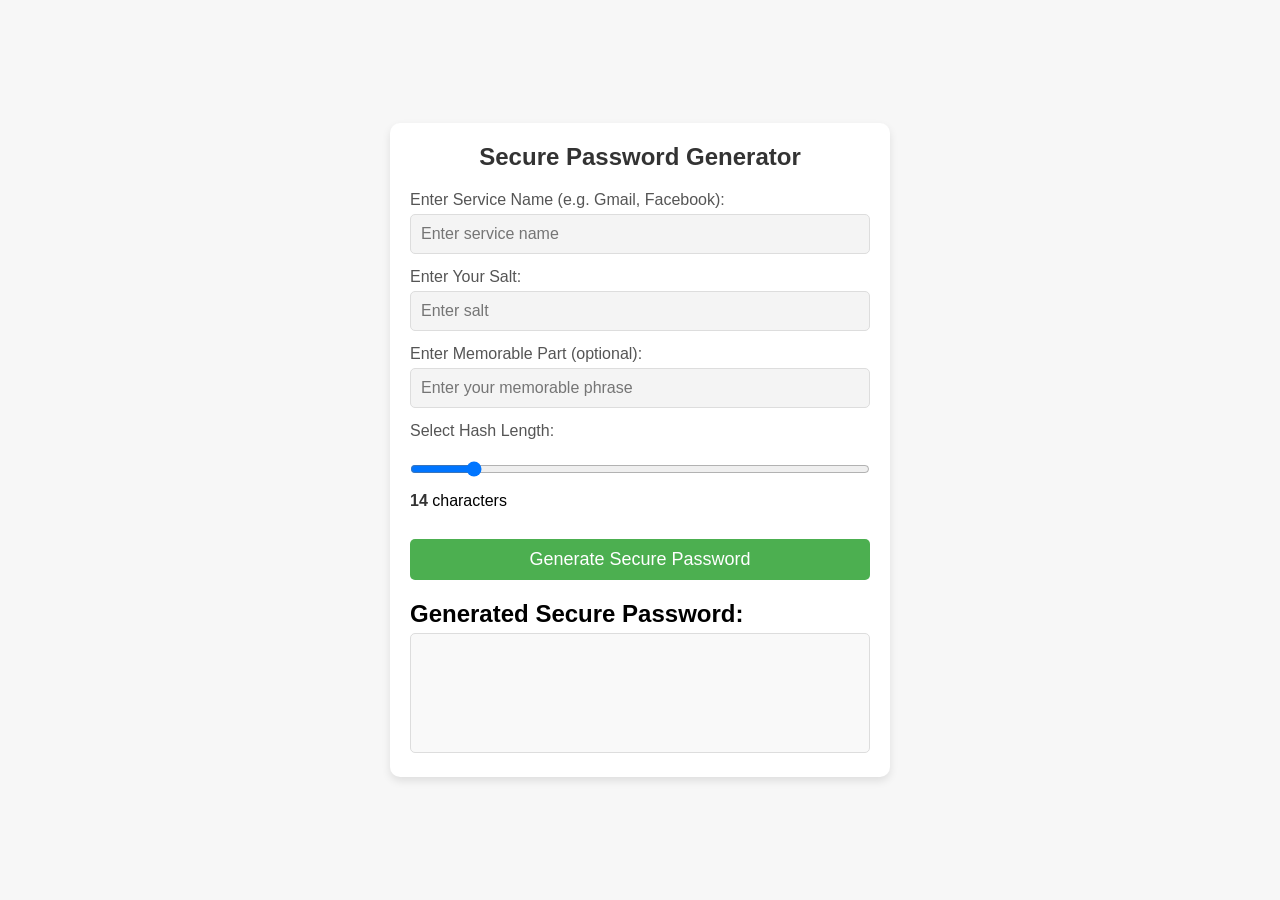
<file: index.html>
<!DOCTYPE html>
<html lang="en">
<head>
    <meta charset="UTF-8">
    <meta name="viewport" content="width=device-width, initial-scale=1.0">
    <title>Secure Password Generator</title>
    <link rel="stylesheet" href="style.css">
</head>
<body>
<div class="container">
    <h1>Secure Password Generator</h1>
    <form id="password-form" autocomplete="off">
        <div>
            <label for="service">Enter Service Name (e.g. Gmail, Facebook):</label>
            <input type="text" id="service" placeholder="Enter service name" required>
        </div>
        <div>
            <label for="salt">Enter Your Salt:</label>
            <input type="text" id="salt" placeholder="Enter salt" required>
        </div>

        <div>
            <label for="phrase">Enter Memorable Part (optional):</label>
            <input type="text" id="phrase" placeholder="Enter your memorable phrase">
        </div>


        <div>
            <label for="hash-length">Select Hash Length:</label>
            <input type="range" id="hash-length" min="8" max="64" value="14">
            <span id="hash-length-value">14</span> characters
        </div>

        <button type="submit">Generate Secure Password</button>
    </form>

    <div class="result">
        <h2>Generated Secure Password:</h2>
        <textarea id="generated-password" readonly></textarea>
    </div>
</div>

<script src="script.js"></script>
</body>
</html>
</file>
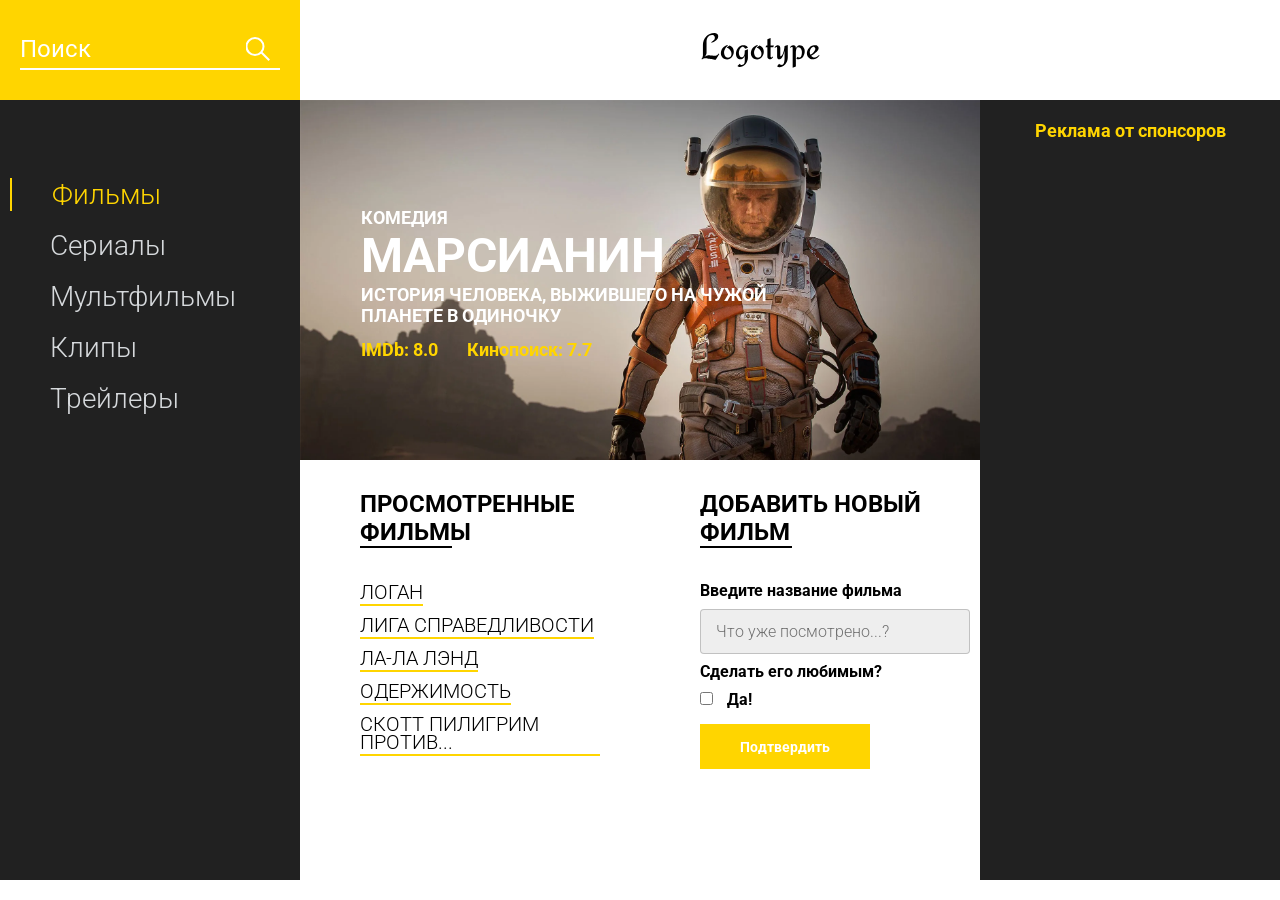
<file: works/Films/index.html>
<!DOCTYPE html>
<html lang="en">
<head>
    <meta charset="UTF-8">
    <meta name="viewport" content="width=device-width, initial-scale=1.0">
    <title>Movie DB</title>
    <link href="https://fonts.googleapis.com/css?family=Roboto:300,400,700&display=swap&subset=cyrillic-ext" rel="stylesheet">
    <link rel="stylesheet" href="css/style.min.css">
</head>
<body>
    <header class="header">
        <div class="header__search">
            <form action="#">
                <input type="text" placeholder="Поиск">
            </form>
        </div>
        <div class="header__logo">
            <img src="icons/Logotype.svg" alt="logo">
        </div>
    </header>
    <main class="promo">
        <div class="promo__menu">
            <nav class="promo__menu-list">
                <ul>
                    <li><a class="promo__menu-item promo__menu-item_active" href="#">Фильмы</a></li>
                    <li><a class="promo__menu-item" href="#">Сериалы</a></li>
                    <li><a class="promo__menu-item" href="#">Мультфильмы</a></li>
                    <li><a class="promo__menu-item" href="#">Клипы</a></li>
                    <li><a class="promo__menu-item" href="#">Трейлеры</a></li>
                </ul>
            </nav>
        </div>
        <div class="promo__content">
            <div class="promo__bg">
                <div class="promo__genre">КОМЕДИЯ</div>
                <div class="promo__title">МАРСИАНИН</div>
                <div class="promo__descr">ИСТОРИЯ ЧЕЛОВЕКА, ВЫЖИВШЕГО НА ЧУЖОЙ ПЛАНЕТЕ В ОДИНОЧКУ</div>
                <div class="promo__ratings">
                    <span>IMDb: 8.0</span>
                    <span>Кинопоиск: 7.7</span>
                </div>
            </div>
            <div class="promo__interactive">
                <div>
                    <div class="promo__interactive-title">ПРОСМОТРЕННЫЕ ФИЛЬМЫ</div>
                    <ul class="promo__interactive-list">
                        <li class="promo__interactive-item">ЛОГАН
                            <div class="delete"></div>
                        </li>
                        <li class="promo__interactive-item">ЛИГА СПРАВЕДЛИВОСТИ
                            <div class="delete"></div>
                        </li>
                        <li class="promo__interactive-item">ЛА-ЛА ЛЭНД
                            <div class="delete"></div>
                        </li>
                        <li class="promo__interactive-item">ОДЕРЖИМОСТЬ
                            <div class="delete"></div>
                        </li>
                        <li class="promo__interactive-item">СКОТТ ПИЛИГРИМ ПРОТИВ...
                            <div class="delete"></div>
                        </li>
                    </ul>
                </div>
                <div>
                    <form class="add">
                        <div id="btn" class="promo__interactive-title">ДОБАВИТЬ НОВЫЙ ФИЛЬМ</div>
                        <span>Введите название фильма</span>
                        <input class="adding__input" type="text" placeholder="Что уже посмотрено...?">
                        <span>Сделать его любимым?</span>
                        <input type="checkbox">
                        <span class="yes">Да!</span>
                        <button >Подтвердить</button>
                    </form>
                </div>
            </div>
        </div>
        <div class="promo__adv">
            <div class="promo__adv-title">Реклама от спонсоров</div>
            <img src="img/content_1.jpg" alt="some picture">
            <img src="img/content_2.jpg" alt="some picture">
            <img src="img/content_3.png" alt="some picture">
        </div>
    </main>

    <script src="js/script.js"></script>
</body>
</html>
</file>
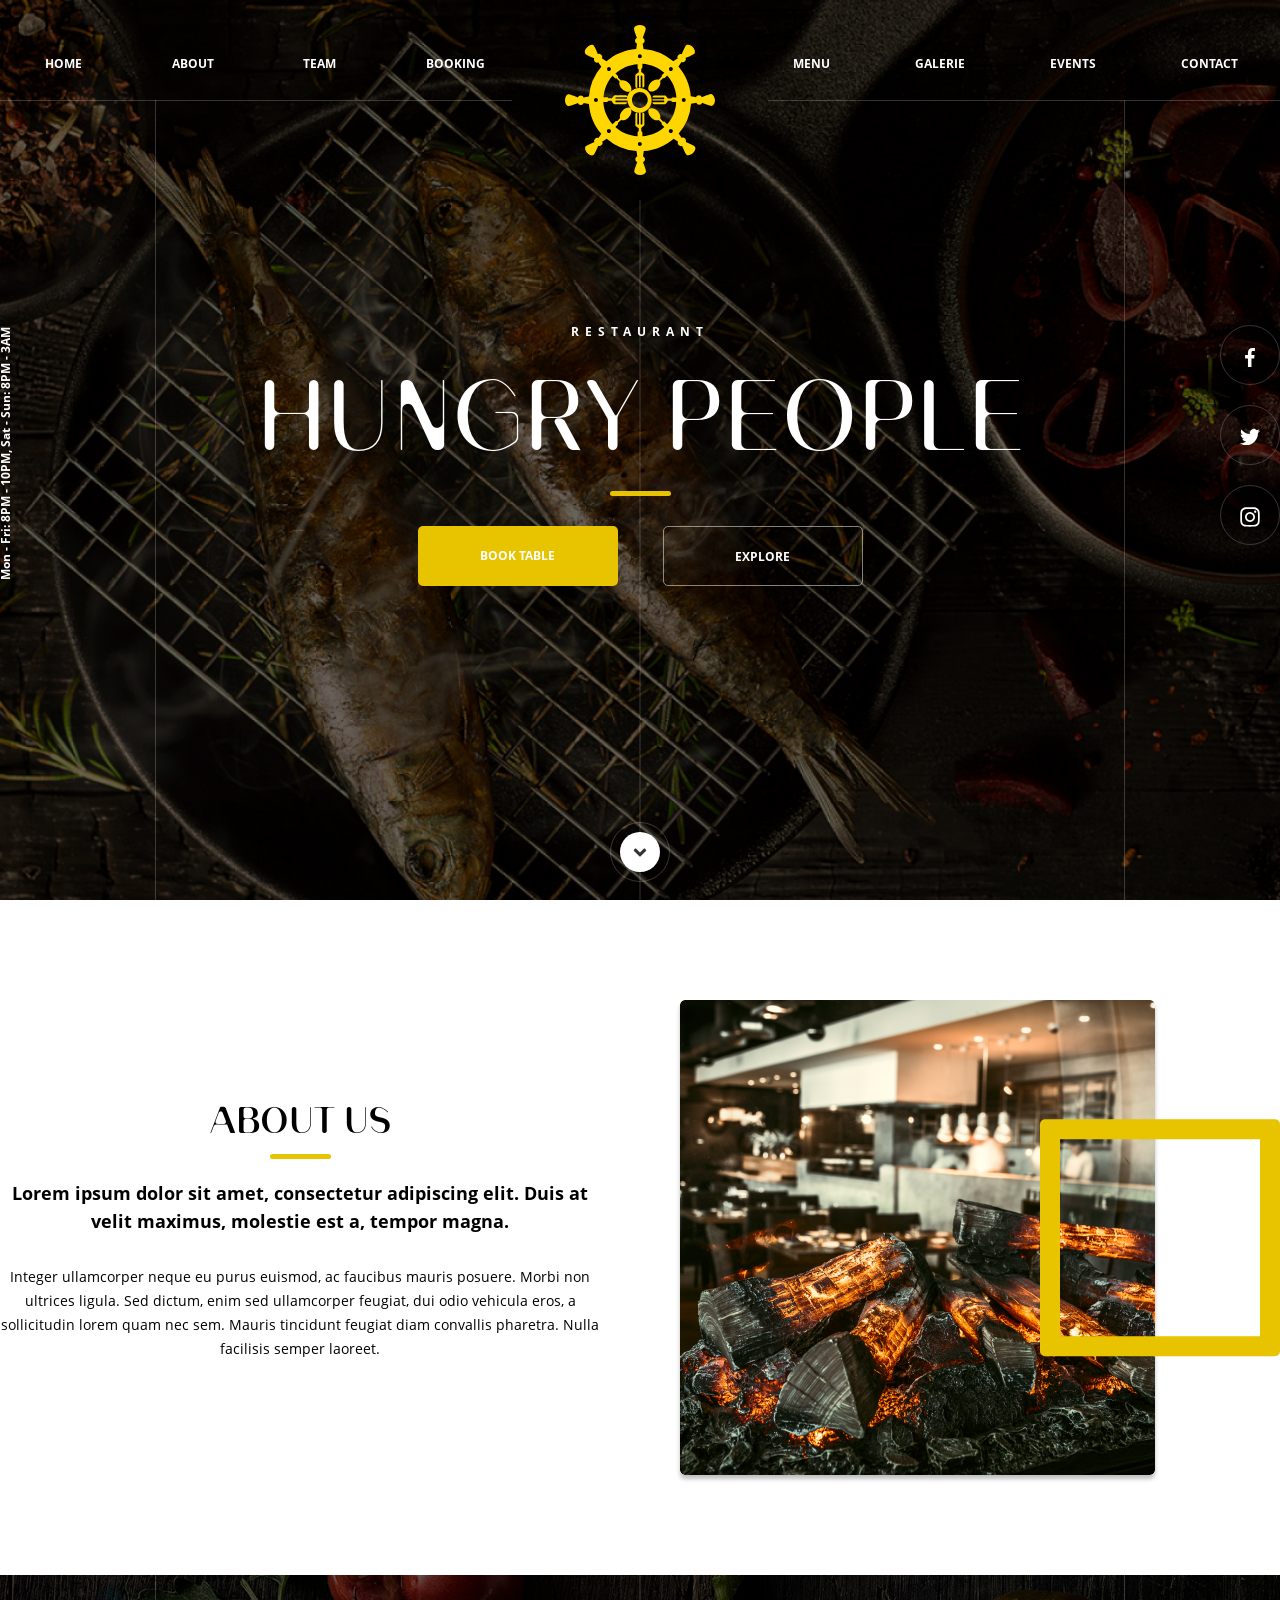
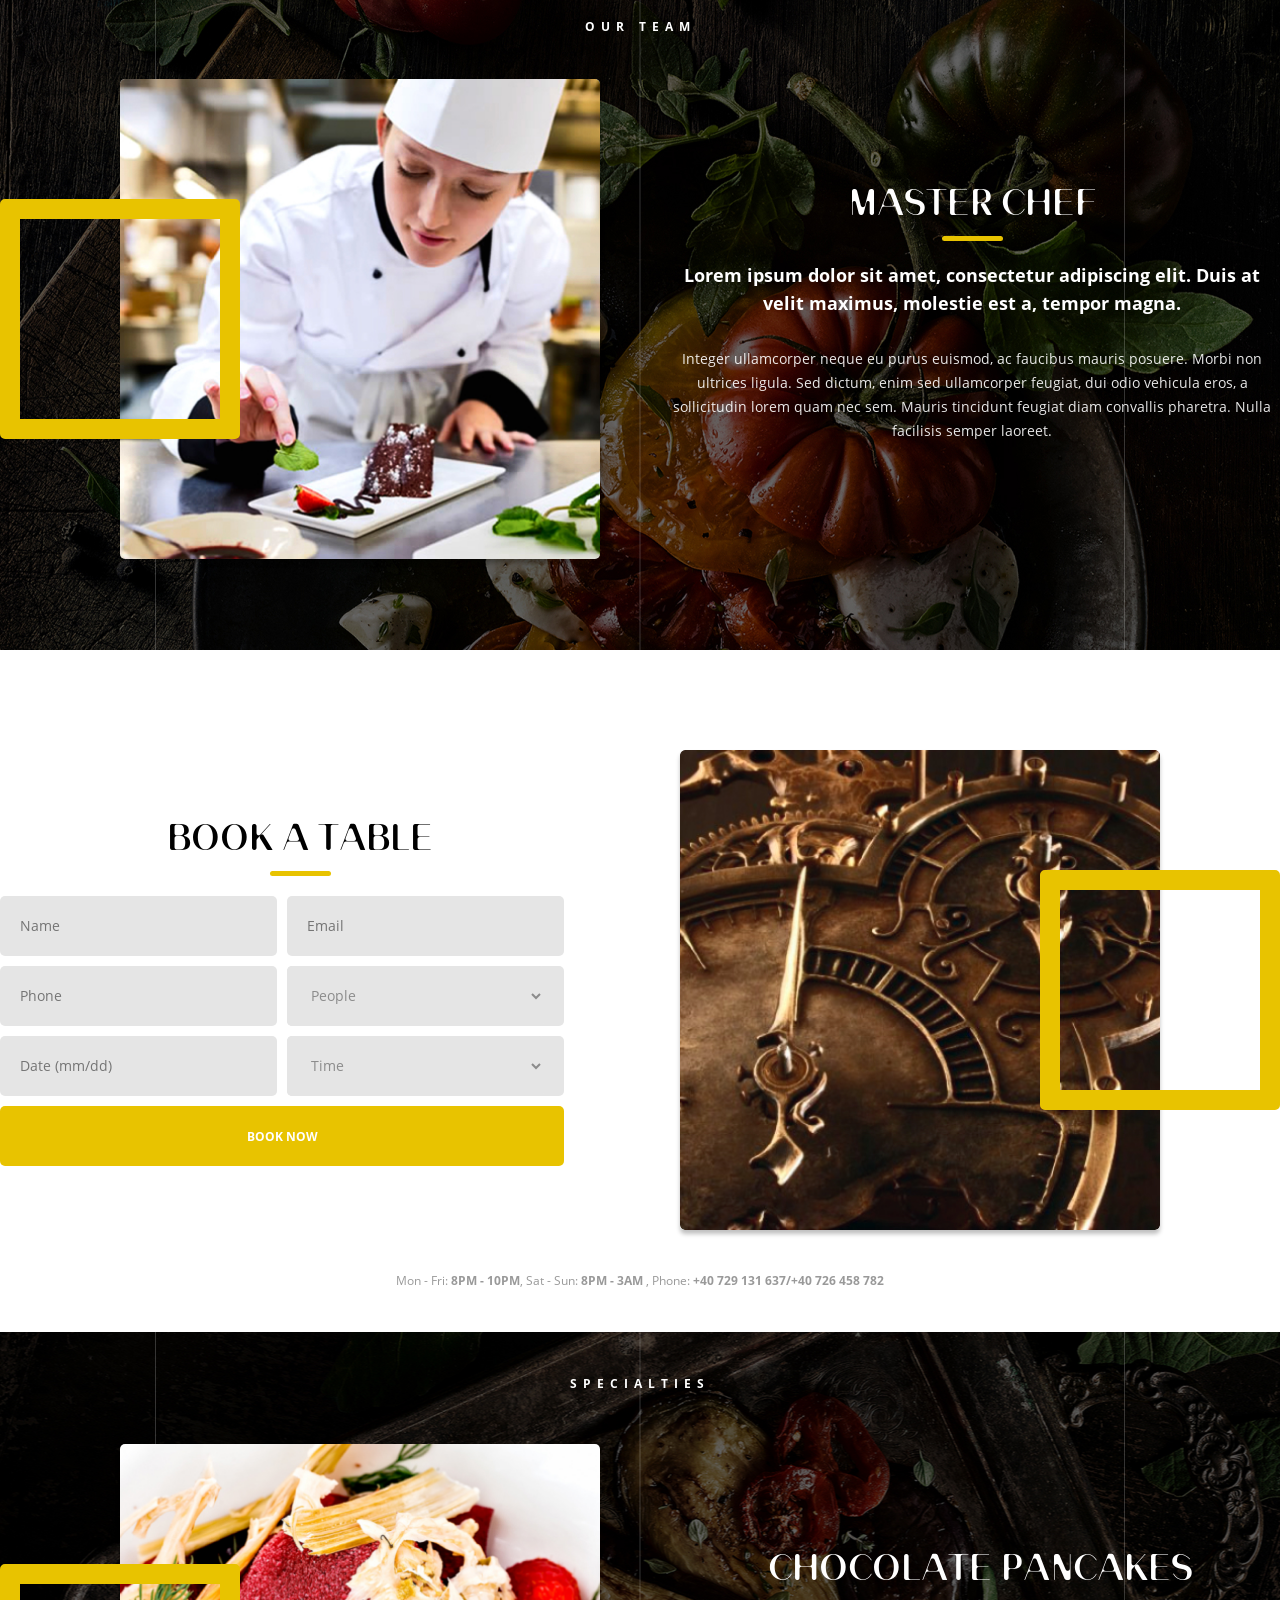
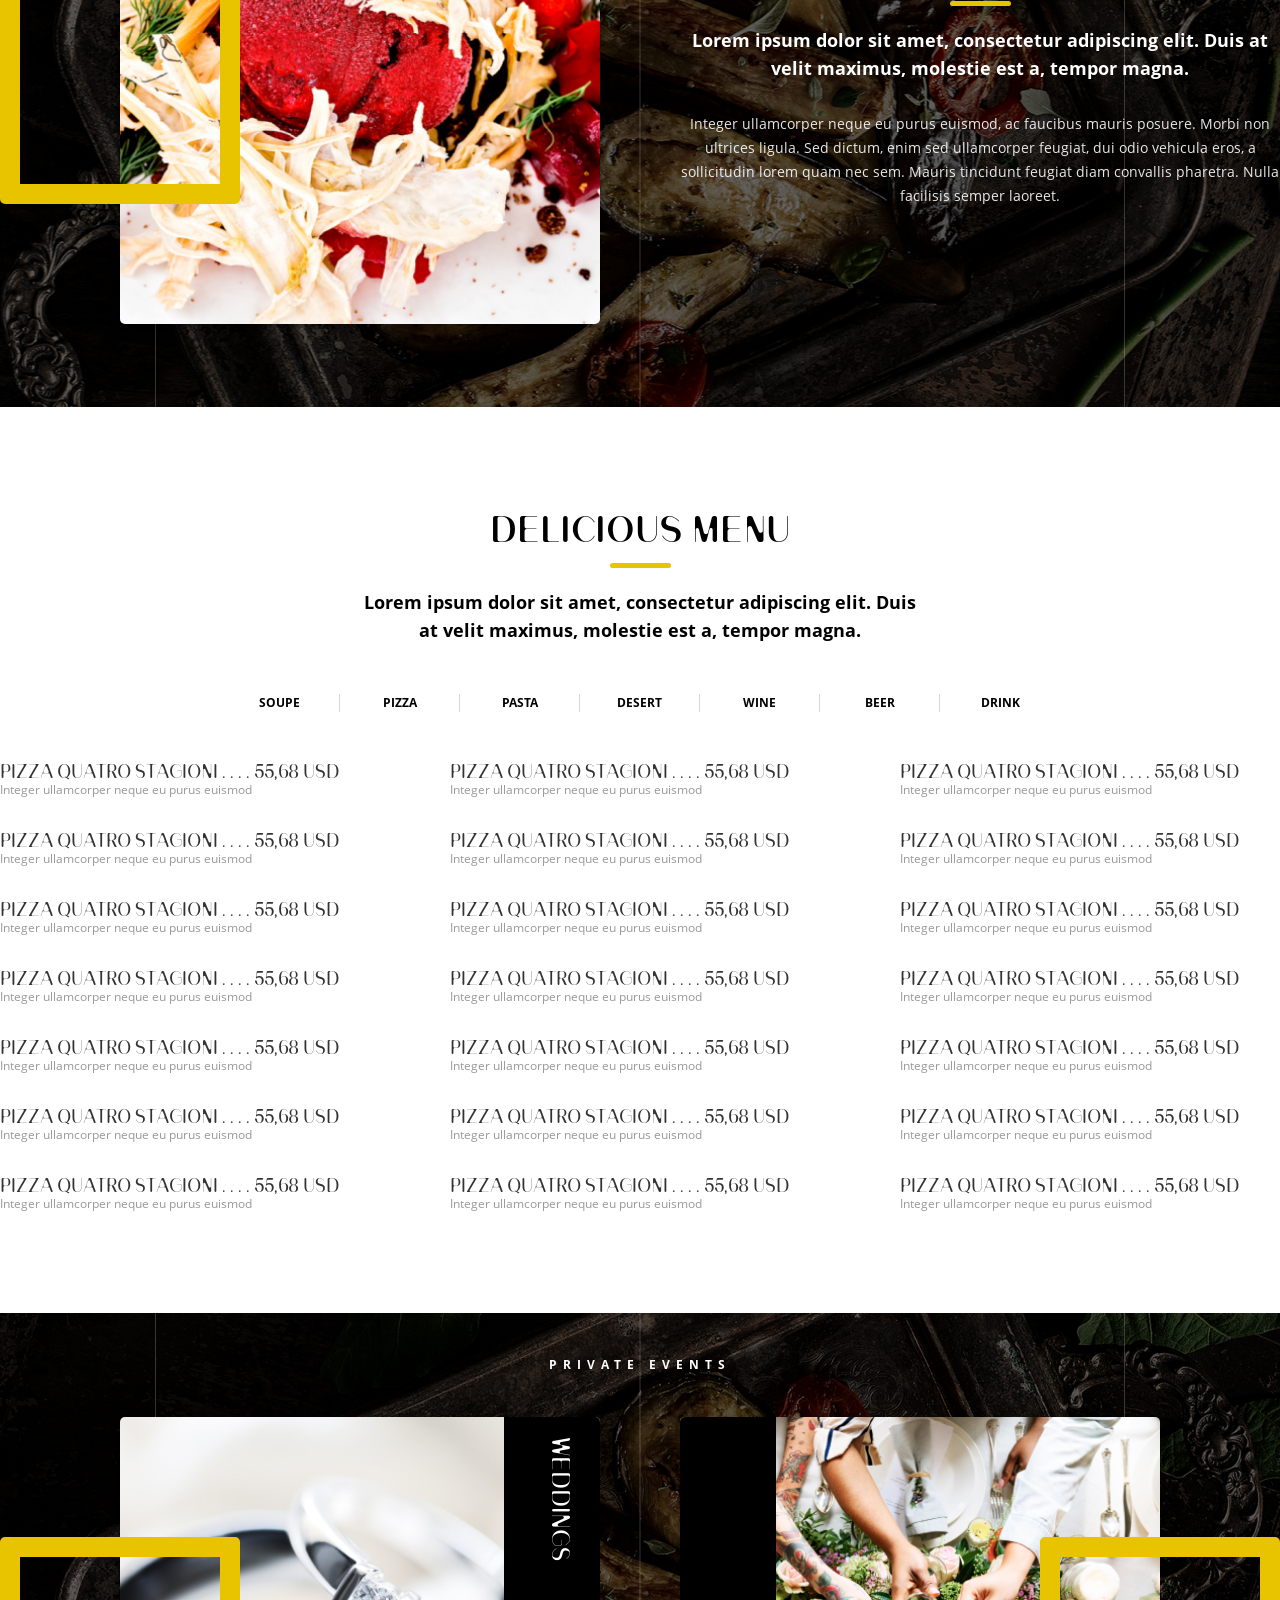
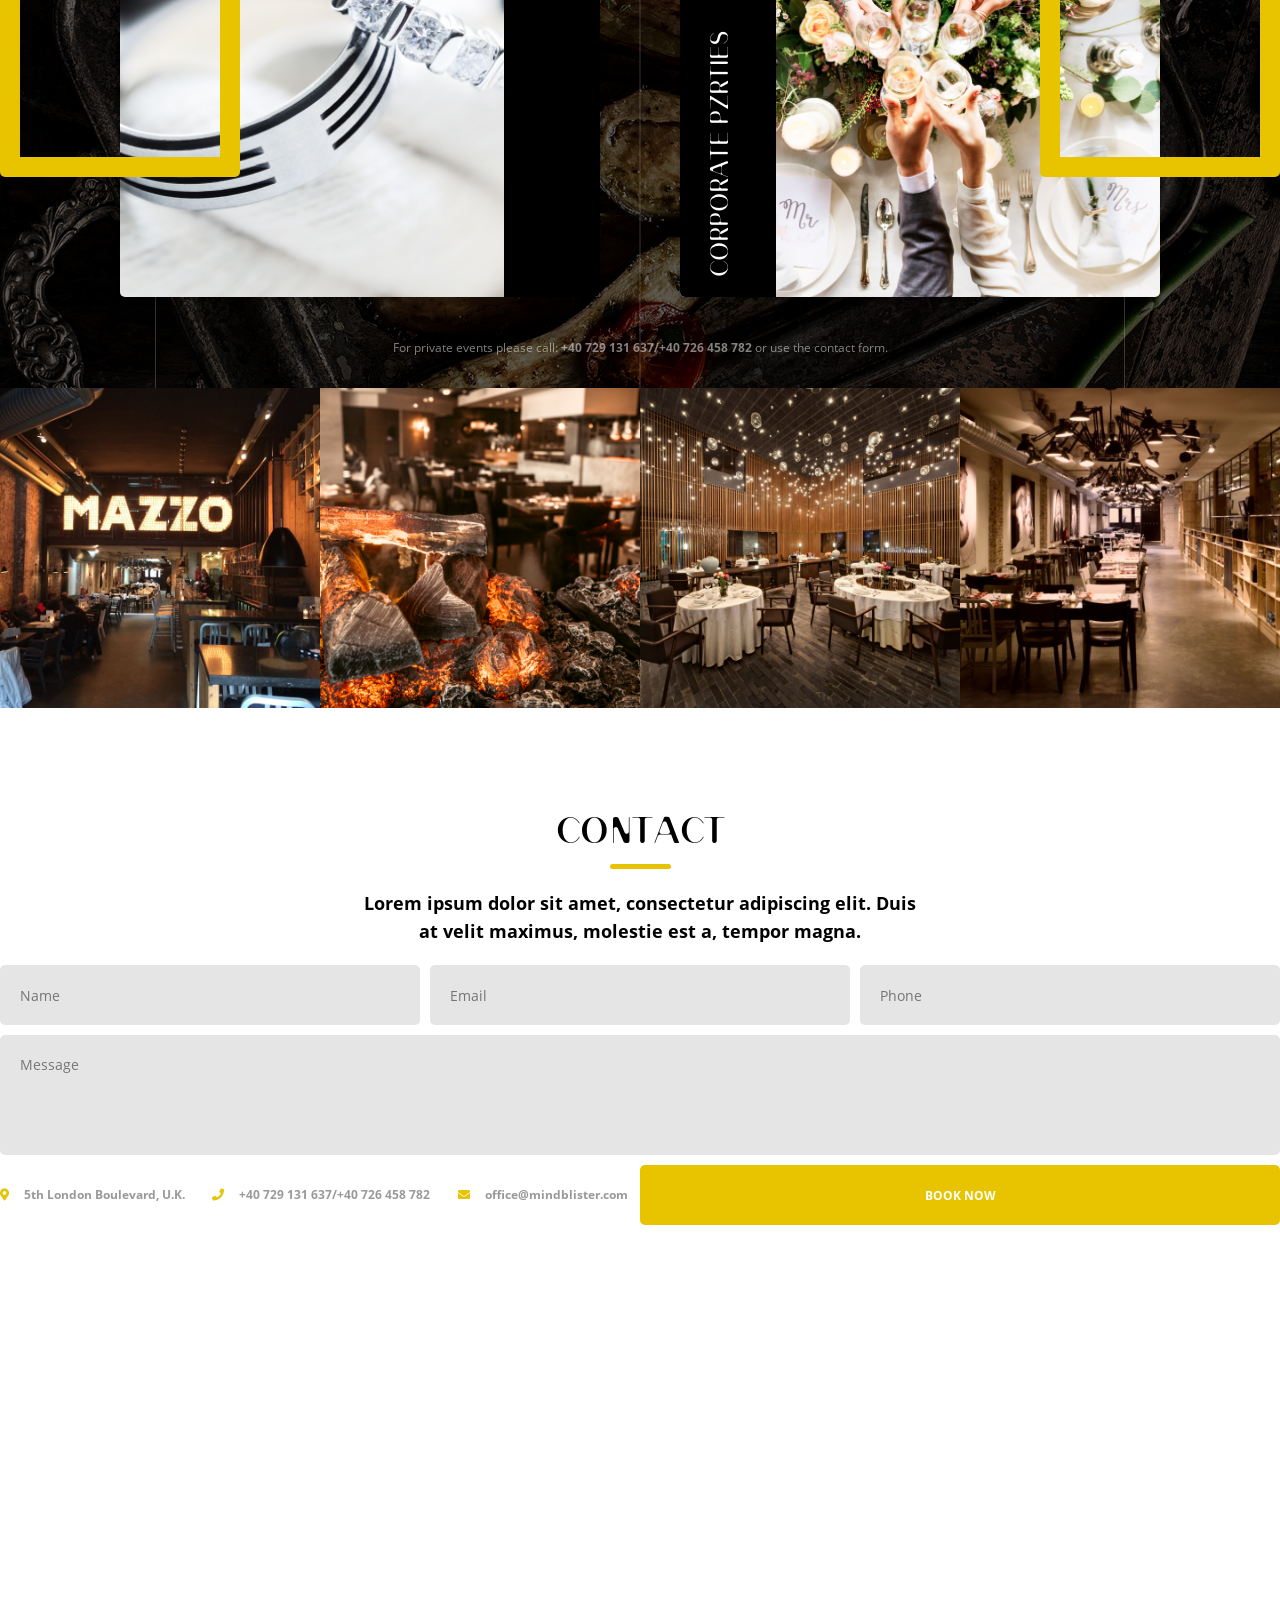
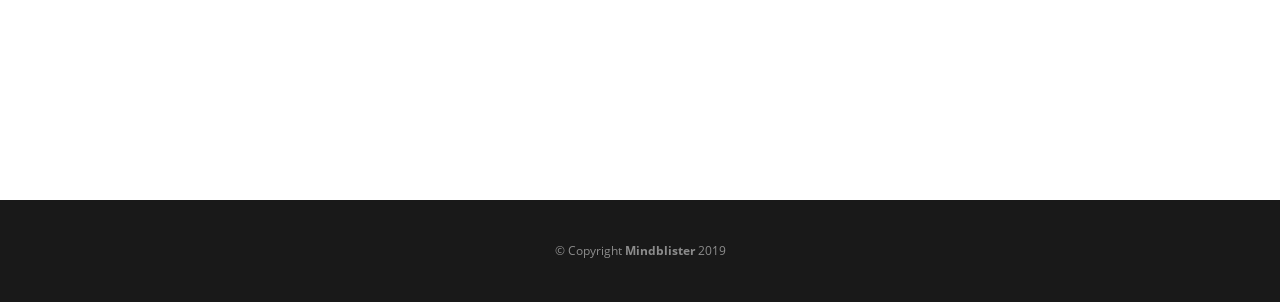
<file: works/Hungry/index.html>
<!DOCTYPE html>
<html lang="en">

<head>
    <meta charset="UTF-8">
    <meta name="viewport" content="width=device-width,initial-scale=1">
    <title>Hunger</title>
    <link rel="stylesheet" href="https://unpkg.com/swiper/swiper-bundle.min.css">
    <link rel="stylesheet" href="https://cdnjs.cloudflare.com/ajax/libs/font-awesome/5.15.1/css/all.min.css">
    <link rel="stylesheet" href="css/style.min.css">
    <link rel="apple-touch-icon" sizes="57x57" href="icons/apple-icon-57x57.png">
    <link rel="apple-touch-icon" sizes="60x60" href="icons/apple-icon-60x60.png">
    <link rel="apple-touch-icon" sizes="72x72" href="icons/apple-icon-72x72.png">
    <link rel="apple-touch-icon" sizes="76x76" href="icons/apple-icon-76x76.png">
    <link rel="apple-touch-icon" sizes="114x114" href="icons/apple-icon-114x114.png">
    <link rel="apple-touch-icon" sizes="120x120" href="icons/apple-icon-120x120.png">
    <link rel="apple-touch-icon" sizes="144x144" href="icons/apple-icon-144x144.png">
    <link rel="apple-touch-icon" sizes="152x152" href="icons/apple-icon-152x152.png">
    <link rel="apple-touch-icon" sizes="180x180" href="icons/apple-icon-180x180.png">
    <link rel="icon" type="image/png" sizes="192x192" href="icons/android-icon-192x192.png">
    <link rel="icon" type="image/png" sizes="32x32" href="icons/favicon-32x32.png">
    <link rel="icon" type="image/png" sizes="96x96" href="icons/favicon-96x96.png">
    <link rel="icon" type="image/png" sizes="16x16" href="icons/favicon-16x16.png">
    <meta name="msapplication-TileColor" content="#ffffff">
    <meta name="msapplication-TileImage" content="icons/ms-icon-144x144.png">
    <meta name="theme-color" content="#ffffff">
</head>

<body>
    <header class="header">
        <div class="container">
            <div class="header__burger">
                <div></div>
                <div></div>
                <div></div>
            </div>
            <nav class="header__nav">
                <ul class="header__list">
                    <li class="header__item"><a href="#" class="header__link">HOME</a></li>
                    <li class="header__item"><a href="#" data-target="about" class="header__link">ABOUT</a></li>
                    <li class="header__item"><a href="#" data-target="team" class="header__link">TEAM</a></li>
                    <li class="header__item"><a href="#" data-target="book" class="header__link">BOOKING</a></li>
                </ul><a href="#" class="header__logo"><img src="img/logo.svg" alt="logo"></a>
                <ul class="header__list">
                    <li class="header__item"><a href="#" data-target="menu" class="header__link">MENU</a></li>
                    <li class="header__item"><a href="#" data-target="gallery" class="header__link">GALERIE</a></li>
                    <li class="header__item"><a href="#" data-target="event" class="header__link">EVENTS</a></li>
                    <li class="header__item"><a href="#" data-target="contacts" class="header__link">CONTACT</a></li>
                </ul>
            </nav>
            <div class="header__content">
                <div class="header__date">Mon - Fri: 8PM - 10PM, Sat - Sun: 8PM - 3AM</div>
                <div class="header__promo">
                    <h1 class="header__header section-header">RESTAURANT</h1>
                    <div class="header__name">hungry people</div>
                    <div class="divider"></div>
                    <div class="header__btns"><a href="#" data-target="book" class="btn">BOOK TABLE</a> <a href="#"
                            data-target="about" class="btn btn_transparent">EXPLORE</a></div>
                </div>
                <div class="header__social">
                    <div class="header__social-round"><a href="#" class="header__social-link"><svg width="20"
                                height="20" viewBox="0 0 12 21" fill="none" xmlns="http://www.w3.org/2000/svg">
                                <path
                                    d="M3.85156 20.9839V12.0386H0.84375V8.48389H3.85156V5.67139C3.85156 4.18701 4.26823 3.04118 5.10156 2.23389C5.9349 1.40055 7.04167 0.983887 8.42188 0.983887C9.54167 0.983887 10.4531 1.03597 11.1562 1.14014V4.3042H9.28125C8.57812 4.3042 8.09635 4.46045 7.83594 4.77295C7.6276 5.03337 7.52344 5.45003 7.52344 6.02295V8.48389H10.8438L10.375 12.0386H7.52344V20.9839H3.85156Z"
                                    fill="white" />
                            </svg></a></div>
                    <div class="header__social-round"><a href="#" class="header__social-link"><svg width="20"
                                height="20" viewBox="0 0 20 18" fill="none" xmlns="http://www.w3.org/2000/svg">
                                <path
                                    d="M17.9297 4.92139C17.9557 5.02555 17.9688 5.19482 17.9688 5.4292C17.9688 7.3042 17.513 9.1141 16.6016 10.8589C15.6641 12.7078 14.349 14.1792 12.6562 15.2729C10.8073 16.4969 8.6849 17.1089 6.28906 17.1089C3.9974 17.1089 1.90104 16.4969 0 15.2729C0.286458 15.299 0.611979 15.312 0.976562 15.312C2.8776 15.312 4.58333 14.7261 6.09375 13.5542C5.18229 13.5542 4.375 13.2938 3.67188 12.7729C2.99479 12.2261 2.52604 11.549 2.26562 10.7417C2.52604 10.7677 2.77344 10.7808 3.00781 10.7808C3.3724 10.7808 3.73698 10.7417 4.10156 10.6636C3.16406 10.4552 2.38281 9.97347 1.75781 9.21826C1.13281 8.46305 0.820312 7.60368 0.820312 6.64014V6.56201C1.39323 6.90055 2.00521 7.08285 2.65625 7.10889C2.10938 6.71826 1.66667 6.22347 1.32812 5.62451C0.989583 5.02555 0.820312 4.37451 0.820312 3.67139C0.820312 2.94222 1.01562 2.25212 1.40625 1.60107C2.42188 2.87712 3.65885 3.89274 5.11719 4.64795C6.60156 5.40316 8.17708 5.81982 9.84375 5.89795C9.79167 5.58545 9.76562 5.27295 9.76562 4.96045C9.76562 4.23128 9.94792 3.5542 10.3125 2.9292C10.6771 2.27816 11.1719 1.77035 11.7969 1.40576C12.4219 1.04118 13.099 0.858887 13.8281 0.858887C14.4271 0.858887 14.974 0.976074 15.4688 1.21045C15.9896 1.44482 16.4453 1.75732 16.8359 2.14795C17.7734 1.96566 18.6458 1.64014 19.4531 1.17139C19.1406 2.13493 18.5417 2.89014 17.6562 3.43701C18.4375 3.33285 19.2188 3.11149 20 2.77295C19.4271 3.60628 18.737 4.32243 17.9297 4.92139Z"
                                    fill="white" />
                            </svg></a></div>
                    <div class="header__social-round"><a href="#" class="header__social-link"><svg width="20"
                                height="20" viewBox="0 0 18 18" fill="none" xmlns="http://www.w3.org/2000/svg">
                                <path
                                    d="M9 4.4917C8.19271 4.4917 7.4375 4.70003 6.73438 5.1167C6.05729 5.50732 5.51042 6.0542 5.09375 6.75732C4.70312 7.43441 4.50781 8.1766 4.50781 8.98389C4.50781 9.79118 4.70312 10.5464 5.09375 11.2495C5.51042 11.9266 6.05729 12.4735 6.73438 12.8901C7.4375 13.2808 8.19271 13.4761 9 13.4761C9.80729 13.4761 10.5495 13.2808 11.2266 12.8901C11.9297 12.4735 12.4766 11.9266 12.8672 11.2495C13.2839 10.5464 13.4922 9.79118 13.4922 8.98389C13.4922 8.1766 13.2839 7.43441 12.8672 6.75732C12.4766 6.0542 11.9297 5.50732 11.2266 5.1167C10.5495 4.70003 9.80729 4.4917 9 4.4917ZM9 11.9136C8.19271 11.9136 7.5026 11.6271 6.92969 11.0542C6.35677 10.4813 6.07031 9.79118 6.07031 8.98389C6.07031 8.1766 6.35677 7.48649 6.92969 6.91357C7.5026 6.34066 8.19271 6.0542 9 6.0542C9.80729 6.0542 10.4974 6.34066 11.0703 6.91357C11.6432 7.48649 11.9297 8.1766 11.9297 8.98389C11.9297 9.79118 11.6432 10.4813 11.0703 11.0542C10.4974 11.6271 9.80729 11.9136 9 11.9136ZM14.7422 4.29639C14.7161 4.58285 14.599 4.83024 14.3906 5.03857C14.2083 5.24691 13.974 5.35107 13.6875 5.35107C13.401 5.35107 13.1536 5.24691 12.9453 5.03857C12.737 4.83024 12.6328 4.58285 12.6328 4.29639C12.6328 4.00993 12.737 3.76253 12.9453 3.5542C13.1536 3.34587 13.401 3.2417 13.6875 3.2417C13.974 3.2417 14.2214 3.34587 14.4297 3.5542C14.638 3.76253 14.7422 4.00993 14.7422 4.29639ZM17.7109 5.35107C17.6589 4.59587 17.5417 3.94482 17.3594 3.39795C17.125 2.74691 16.7604 2.18701 16.2656 1.71826C15.7969 1.22347 15.237 0.858887 14.5859 0.624512C14.0391 0.44222 13.388 0.338053 12.6328 0.312012C11.9036 0.259928 10.6927 0.233887 9 0.233887C7.30729 0.233887 6.08333 0.259928 5.32812 0.312012C4.59896 0.338053 3.96094 0.44222 3.41406 0.624512C2.76302 0.858887 2.1901 1.22347 1.69531 1.71826C1.22656 2.18701 0.875 2.74691 0.640625 3.39795C0.458333 3.94482 0.341146 4.59587 0.289062 5.35107C0.263021 6.08024 0.25 7.29118 0.25 8.98389C0.25 10.6766 0.263021 11.9006 0.289062 12.6558C0.341146 13.3849 0.458333 14.0229 0.640625 14.5698C0.875 15.2209 1.22656 15.7938 1.69531 16.2886C2.1901 16.7573 2.76302 17.0959 3.41406 17.3042C3.96094 17.5125 4.59896 17.6297 5.32812 17.6558C6.08333 17.7078 7.30729 17.7339 9 17.7339C10.6927 17.7339 11.9036 17.7078 12.6328 17.6558C13.388 17.6297 14.0391 17.5256 14.5859 17.3433C15.237 17.1089 15.7969 16.7573 16.2656 16.2886C16.7604 15.7938 17.125 15.2209 17.3594 14.5698C17.5417 14.0229 17.6458 13.3849 17.6719 12.6558C17.724 11.9006 17.75 10.6766 17.75 8.98389C17.75 7.29118 17.737 6.08024 17.7109 5.35107ZM15.8359 14.1401C15.5234 14.9214 14.9635 15.4813 14.1562 15.8198C13.7396 15.9761 13.0365 16.0802 12.0469 16.1323C11.5 16.1584 10.6927 16.1714 9.625 16.1714H8.375C7.33333 16.1714 6.52604 16.1584 5.95312 16.1323C4.98958 16.0802 4.28646 15.9761 3.84375 15.8198C3.0625 15.5073 2.5026 14.9474 2.16406 14.1401C2.00781 13.6974 1.90365 12.9943 1.85156 12.0308C1.82552 11.4578 1.8125 10.6506 1.8125 9.60889V8.35889C1.8125 7.31722 1.82552 6.50993 1.85156 5.93701C1.90365 4.94743 2.00781 4.2443 2.16406 3.82764C2.47656 3.02035 3.03646 2.46045 3.84375 2.14795C4.28646 1.9917 4.98958 1.88753 5.95312 1.83545C6.52604 1.80941 7.33333 1.79639 8.375 1.79639H9.625C10.6667 1.79639 11.474 1.80941 12.0469 1.83545C13.0365 1.88753 13.7396 1.9917 14.1562 2.14795C14.9635 2.46045 15.5234 3.02035 15.8359 3.82764C15.9922 4.2443 16.0964 4.94743 16.1484 5.93701C16.1745 6.48389 16.1875 7.29118 16.1875 8.35889V9.60889C16.1875 10.6506 16.1745 11.4578 16.1484 12.0308C16.0964 12.9943 15.9922 13.6974 15.8359 14.1401Z"
                                    fill="white" />
                            </svg></a></div>
                </div>
            </div>
            <div class="line">
                <div class="line__item_horizontal"></div>
                <div class="line__item_horizontal"></div>
                <div class="line__item_vertical line_first"></div>
                <div class="line__item_vertical line_second"></div>
                <div class="line__item_vertical line_third"></div>
            </div>
        </div>
        <div class="header__arrow"><a href="#" data-target="about" class="header__arrow-link"><img src="icons/apply.svg"
                    alt="apply"></a></div>
    </header>
    <section class="about" id="about">
        <div class="container">
            <div class="about__wrapper">
                <div class="about__block">
                    <h2 class="about__title title">about us</h2>
                    <div class="divider"></div>
                    <div class="subtitle">Lorem ipsum dolor sit amet, consectetur adipiscing elit. Duis at velit
                        maximus, molestie est a, tempor magna.</div>
                    <p class="description">Integer ullamcorper neque eu purus euismod, ac faucibus mauris posuere. Morbi
                        non ultrices ligula. Sed dictum, enim sed ullamcorper feugiat, dui odio vehicula eros, a
                        sollicitudin lorem quam nec sem. Mauris tincidunt feugiat diam convallis pharetra. Nulla
                        facilisis semper laoreet.</p>
                </div>
                <div class="about__img"><img src="img/about-img.jpg" alt="about"></div>
            </div>
        </div>
    </section>
    <section class="team" id="team">
        <div class="container">
            <h2 class="section-header">OUR TEAM</h2>
            <div class="team__wrapper">
                <div class="team__img"><img src="img/woman.jpg" alt="team"></div>
                <div class="team__block">
                    <h2 class="team__title title title_white">MASTER CHEF</h2>
                    <div class="divider"></div>
                    <div class="subtitle subtitle_white">Lorem ipsum dolor sit amet, consectetur adipiscing elit. Duis
                        at velit maximus, molestie est a, tempor magna.</div>
                    <p class="description description_white">Integer ullamcorper neque eu purus euismod, ac faucibus
                        mauris posuere. Morbi non ultrices ligula. Sed dictum, enim sed ullamcorper feugiat, dui odio
                        vehicula eros, a sollicitudin lorem quam nec sem. Mauris tincidunt feugiat diam convallis
                        pharetra. Nulla facilisis semper laoreet.</p>
                </div>
            </div>
            <div class="line">
                <div class="line__item_horizontal"></div>
                <div class="line__item_horizontal"></div>
                <div class="line__item_vertical line_first"></div>
                <div class="line__item_vertical line_second"></div>
                <div class="line__item_vertical line_third"></div>
            </div>
        </div>
    </section>
    <section class="book" id="book">
        <div class="container">
            <div class="book__wrapper">
                <div class="book__block">
                    <h2 class="book__title title">book a table</h2>
                    <div class="divider"></div>
                    <form class="book__form form"><input type="text" name="name" placeholder="Name" required> <input
                            type="email" name="email" placeholder="Email" required> <input type="text" name="phone"
                            placeholder="Phone" required>
                        <div><select type="text" name="people">
                                <option value="People">People</option>
                                <option value="1">1</option>
                                <option value="2">2</option>
                                <option value="3">3</option>
                                <option value="4">4</option>
                                <option value="5">5</option>
                                <option value="6">6</option>
                            </select></div><input type="text" name="date" placeholder="Date (mm/dd)" required>
                        <div><select name="time">
                                <option value="time">Time</option>
                            </select></div><button class="btn book__form-btn">BOOK NOW</button>
                    </form>
                </div>
                <div class="book__img"><img src="img/table.jpg" alt="table"></div>
                <div class="book__available">Mon - Fri: <span>8PM - 10PM</span>, Sat - Sun: <span>8PM - 3AM</span> ,
                    Phone: <span>+40 729 131 637/+40 726 458 782</span></div>
            </div>
        </div>
    </section>
    <section class="specialties" id="specialties">
        <div class="container">
            <h2 class="section-header">specialties</h2>
            <div class="swiper-container">
                <!-- Additional required wrapper -->
                <div class="swiper-wrapper">
                    <!-- Slides -->
                    <div class="swiper-slide">
                        <div class="specialties__wrapper">
                            <div class="specialties__img"><img src="img/desert.jpg" alt="desert"></div>
                            <div class="specialties__block">
                                <h2 class="specialties__title title title_white">chocolate pancakes</h2>
                                <div class="divider"></div>
                                <div class="subtitle subtitle_white">Lorem ipsum dolor sit amet, consectetur adipiscing
                                    elit. Duis at velit maximus, molestie est a, tempor magna.</div>
                                <p class="description description_white">Integer ullamcorper neque eu purus euismod, ac
                                    faucibus mauris posuere. Morbi non ultrices ligula. Sed dictum, enim sed ullamcorper
                                    feugiat, dui odio vehicula eros, a sollicitudin lorem quam nec sem. Mauris tincidunt
                                    feugiat diam convallis pharetra. Nulla facilisis semper laoreet.</p>
                            </div>
                        </div>
                    </div>
                    <div class="swiper-slide">
                        <div class="specialties__wrapper">
                            <div class="specialties__img"><img src="img/desert.jpg" alt="desert"></div>
                            <div class="specialties__block">
                                <h2 class="specialties__title title title_white">chocolate pancakes</h2>
                                <div class="divider"></div>
                                <div class="subtitle subtitle_white">Lorem ipsum dolor sit amet, consectetur adipiscing
                                    elit. Duis at velit maximus, molestie est a, tempor magna.</div>
                                <p class="description description_white">Integer ullamcorper neque eu purus euismod, ac
                                    faucibus mauris posuere. Morbi non ultrices ligula. Sed dictum, enim sed ullamcorper
                                    feugiat, dui odio vehicula eros, a sollicitudin lorem quam nec sem. Mauris tincidunt
                                    feugiat diam convallis pharetra. Nulla facilisis semper laoreet.</p>
                            </div>
                        </div>
                    </div>
                    <div class="swiper-slide">
                        <div class="specialties__wrapper">
                            <div class="specialties__img"><img src="img/desert.jpg" alt="desert"></div>
                            <div class="specialties__block">
                                <h2 class="specialties__title title title_white">chocolate pancakes</h2>
                                <div class="divider"></div>
                                <div class="subtitle subtitle_white">Lorem ipsum dolor sit amet, consectetur adipiscing
                                    elit. Duis at velit maximus, molestie est a, tempor magna.</div>
                                <p class="description description_white">Integer ullamcorper neque eu purus euismod, ac
                                    faucibus mauris posuere. Morbi non ultrices ligula. Sed dictum, enim sed ullamcorper
                                    feugiat, dui odio vehicula eros, a sollicitudin lorem quam nec sem. Mauris tincidunt
                                    feugiat diam convallis pharetra. Nulla facilisis semper laoreet.</p>
                            </div>
                        </div>
                    </div>...
                </div><!-- If we need pagination -->
            </div>
            <div class="swiper-pagination"></div>
            <div class="line">
                <div class="line__item_horizontal"></div>
                <div class="line__item_horizontal"></div>
                <div class="line__item_vertical line_first"></div>
                <div class="line__item_vertical line_second"></div>
                <div class="line__item_vertical line_third"></div>
            </div>
        </div>
    </section>
    <section class="menu" id="menu">
        <div class="container">
            <h2 class="menu__title title">DELICIOUS MENU</h2>
            <div class="divider"></div>
            <div class="subtitle">Lorem ipsum dolor sit amet, consectetur adipiscing elit. Duis<br>at velit maximus,
                molestie est a, tempor magna.</div>
            <div class="menu__tabs">
                <div class="menu__tabs-item">SOUPE</div>
                <div class="menu__tabs-item">PIZZA</div>
                <div class="menu__tabs-item">PASTA</div>
                <div class="menu__tabs-item">DESERT</div>
                <div class="menu__tabs-item">WINE</div>
                <div class="menu__tabs-item">BEER</div>
                <div class="menu__tabs-item">DRINK</div>
            </div><!-- Slider main container -->
            <div class="swiper-container">
                <!-- Additional required wrapper -->
                <div class="swiper-wrapper">
                    <!-- Slides -->
                    <div class="swiper-slide">
                        <div class="menu__content">
                            <ul class="menu__content-list">
                                <li>
                                    <div class="menu__content-name">PIZZA QUATRO STAGIONI . . . . 55,68 USD</div>
                                    <div class="menu__content-descr">Integer ullamcorper neque eu purus euismod</div>
                                </li>
                                <li>
                                    <div class="menu__content-name">PIZZA QUATRO STAGIONI . . . . 55,68 USD</div>
                                    <div class="menu__content-descr">Integer ullamcorper neque eu purus euismod</div>
                                </li>
                                <li>
                                    <div class="menu__content-name">PIZZA QUATRO STAGIONI . . . . 55,68 USD</div>
                                    <div class="menu__content-descr">Integer ullamcorper neque eu purus euismod</div>
                                </li>
                                <li>
                                    <div class="menu__content-name">PIZZA QUATRO STAGIONI . . . . 55,68 USD</div>
                                    <div class="menu__content-descr">Integer ullamcorper neque eu purus euismod</div>
                                </li>
                                <li>
                                    <div class="menu__content-name">PIZZA QUATRO STAGIONI . . . . 55,68 USD</div>
                                    <div class="menu__content-descr">Integer ullamcorper neque eu purus euismod</div>
                                </li>
                                <li>
                                    <div class="menu__content-name">PIZZA QUATRO STAGIONI . . . . 55,68 USD</div>
                                    <div class="menu__content-descr">Integer ullamcorper neque eu purus euismod</div>
                                </li>
                                <li>
                                    <div class="menu__content-name">PIZZA QUATRO STAGIONI . . . . 55,68 USD</div>
                                    <div class="menu__content-descr">Integer ullamcorper neque eu purus euismod</div>
                                </li>
                            </ul>
                            <ul class="menu__content-list">
                                <li>
                                    <div class="menu__content-name">PIZZA QUATRO STAGIONI . . . . 55,68 USD</div>
                                    <div class="menu__content-descr">Integer ullamcorper neque eu purus euismod</div>
                                </li>
                                <li>
                                    <div class="menu__content-name">PIZZA QUATRO STAGIONI . . . . 55,68 USD</div>
                                    <div class="menu__content-descr">Integer ullamcorper neque eu purus euismod</div>
                                </li>
                                <li>
                                    <div class="menu__content-name">PIZZA QUATRO STAGIONI . . . . 55,68 USD</div>
                                    <div class="menu__content-descr">Integer ullamcorper neque eu purus euismod</div>
                                </li>
                                <li>
                                    <div class="menu__content-name">PIZZA QUATRO STAGIONI . . . . 55,68 USD</div>
                                    <div class="menu__content-descr">Integer ullamcorper neque eu purus euismod</div>
                                </li>
                                <li>
                                    <div class="menu__content-name">PIZZA QUATRO STAGIONI . . . . 55,68 USD</div>
                                    <div class="menu__content-descr">Integer ullamcorper neque eu purus euismod</div>
                                </li>
                                <li>
                                    <div class="menu__content-name">PIZZA QUATRO STAGIONI . . . . 55,68 USD</div>
                                    <div class="menu__content-descr">Integer ullamcorper neque eu purus euismod</div>
                                </li>
                                <li>
                                    <div class="menu__content-name">PIZZA QUATRO STAGIONI . . . . 55,68 USD</div>
                                    <div class="menu__content-descr">Integer ullamcorper neque eu purus euismod</div>
                                </li>
                            </ul>
                            <ul class="menu__content-list">
                                <li>
                                    <div class="menu__content-name">PIZZA QUATRO STAGIONI . . . . 55,68 USD</div>
                                    <div class="menu__content-descr">Integer ullamcorper neque eu purus euismod</div>
                                </li>
                                <li>
                                    <div class="menu__content-name">PIZZA QUATRO STAGIONI . . . . 55,68 USD</div>
                                    <div class="menu__content-descr">Integer ullamcorper neque eu purus euismod</div>
                                </li>
                                <li>
                                    <div class="menu__content-name">PIZZA QUATRO STAGIONI . . . . 55,68 USD</div>
                                    <div class="menu__content-descr">Integer ullamcorper neque eu purus euismod</div>
                                </li>
                                <li>
                                    <div class="menu__content-name">PIZZA QUATRO STAGIONI . . . . 55,68 USD</div>
                                    <div class="menu__content-descr">Integer ullamcorper neque eu purus euismod</div>
                                </li>
                                <li>
                                    <div class="menu__content-name">PIZZA QUATRO STAGIONI . . . . 55,68 USD</div>
                                    <div class="menu__content-descr">Integer ullamcorper neque eu purus euismod</div>
                                </li>
                                <li>
                                    <div class="menu__content-name">PIZZA QUATRO STAGIONI . . . . 55,68 USD</div>
                                    <div class="menu__content-descr">Integer ullamcorper neque eu purus euismod</div>
                                </li>
                                <li>
                                    <div class="menu__content-name">PIZZA QUATRO STAGIONI . . . . 55,68 USD</div>
                                    <div class="menu__content-descr">Integer ullamcorper neque eu purus euismod</div>
                                </li>
                            </ul>
                        </div>
                    </div>
                    <div class="swiper-slide">
                        <div class="menu__content">
                            <ul class="menu__content-list">
                                <li>
                                    <div class="menu__content-name">PIZZA QUATRO STAGIONI . . . . 55,68 USD</div>
                                    <div class="menu__content-descr">Integer ullamcorper neque eu purus euismod</div>
                                </li>
                                <li>
                                    <div class="menu__content-name">PIZZA QUATRO STAGIONI . . . . 55,68 USD</div>
                                    <div class="menu__content-descr">Integer ullamcorper neque eu purus euismod</div>
                                </li>
                                <li>
                                    <div class="menu__content-name">PIZZA QUATRO STAGIONI . . . . 55,68 USD</div>
                                    <div class="menu__content-descr">Integer ullamcorper neque eu purus euismod</div>
                                </li>
                                <li>
                                    <div class="menu__content-name">PIZZA QUATRO STAGIONI . . . . 55,68 USD</div>
                                    <div class="menu__content-descr">Integer ullamcorper neque eu purus euismod</div>
                                </li>
                                <li>
                                    <div class="menu__content-name">PIZZA QUATRO STAGIONI . . . . 55,68 USD</div>
                                    <div class="menu__content-descr">Integer ullamcorper neque eu purus euismod</div>
                                </li>
                                <li>
                                    <div class="menu__content-name">PIZZA QUATRO STAGIONI . . . . 55,68 USD</div>
                                    <div class="menu__content-descr">Integer ullamcorper neque eu purus euismod</div>
                                </li>
                                <li>
                                    <div class="menu__content-name">PIZZA QUATRO STAGIONI . . . . 55,68 USD</div>
                                    <div class="menu__content-descr">Integer ullamcorper neque eu purus euismod</div>
                                </li>
                            </ul>
                            <ul class="menu__content-list">
                                <li>
                                    <div class="menu__content-name">PIZZA QUATRO STAGIONI . . . . 55,68 USD</div>
                                    <div class="menu__content-descr">Integer ullamcorper neque eu purus euismod</div>
                                </li>
                                <li>
                                    <div class="menu__content-name">PIZZA QUATRO STAGIONI . . . . 55,68 USD</div>
                                    <div class="menu__content-descr">Integer ullamcorper neque eu purus euismod</div>
                                </li>
                                <li>
                                    <div class="menu__content-name">PIZZA QUATRO STAGIONI . . . . 55,68 USD</div>
                                    <div class="menu__content-descr">Integer ullamcorper neque eu purus euismod</div>
                                </li>
                                <li>
                                    <div class="menu__content-name">PIZZA QUATRO STAGIONI . . . . 55,68 USD</div>
                                    <div class="menu__content-descr">Integer ullamcorper neque eu purus euismod</div>
                                </li>
                                <li>
                                    <div class="menu__content-name">PIZZA QUATRO STAGIONI . . . . 55,68 USD</div>
                                    <div class="menu__content-descr">Integer ullamcorper neque eu purus euismod</div>
                                </li>
                                <li>
                                    <div class="menu__content-name">PIZZA QUATRO STAGIONI . . . . 55,68 USD</div>
                                    <div class="menu__content-descr">Integer ullamcorper neque eu purus euismod</div>
                                </li>
                                <li>
                                    <div class="menu__content-name">PIZZA QUATRO STAGIONI . . . . 55,68 USD</div>
                                    <div class="menu__content-descr">Integer ullamcorper neque eu purus euismod</div>
                                </li>
                            </ul>
                            <ul class="menu__content-list">
                                <li>
                                    <div class="menu__content-name">PIZZA QUATRO STAGIONI . . . . 55,68 USD</div>
                                    <div class="menu__content-descr">Integer ullamcorper neque eu purus euismod</div>
                                </li>
                                <li>
                                    <div class="menu__content-name">PIZZA QUATRO STAGIONI . . . . 55,68 USD</div>
                                    <div class="menu__content-descr">Integer ullamcorper neque eu purus euismod</div>
                                </li>
                                <li>
                                    <div class="menu__content-name">PIZZA QUATRO STAGIONI . . . . 55,68 USD</div>
                                    <div class="menu__content-descr">Integer ullamcorper neque eu purus euismod</div>
                                </li>
                                <li>
                                    <div class="menu__content-name">PIZZA QUATRO STAGIONI . . . . 55,68 USD</div>
                                    <div class="menu__content-descr">Integer ullamcorper neque eu purus euismod</div>
                                </li>
                                <li>
                                    <div class="menu__content-name">PIZZA QUATRO STAGIONI . . . . 55,68 USD</div>
                                    <div class="menu__content-descr">Integer ullamcorper neque eu purus euismod</div>
                                </li>
                                <li>
                                    <div class="menu__content-name">PIZZA QUATRO STAGIONI . . . . 55,68 USD</div>
                                    <div class="menu__content-descr">Integer ullamcorper neque eu purus euismod</div>
                                </li>
                                <li>
                                    <div class="menu__content-name">PIZZA QUATRO STAGIONI . . . . 55,68 USD</div>
                                    <div class="menu__content-descr">Integer ullamcorper neque eu purus euismod</div>
                                </li>
                            </ul>
                        </div>
                    </div>
                    <div class="swiper-slide">
                        <div class="menu__content">
                            <ul class="menu__content-list">
                                <li>
                                    <div class="menu__content-name">PIZZA QUATRO STAGIONI . . . . 55,68 USD</div>
                                    <div class="menu__content-descr">Integer ullamcorper neque eu purus euismod</div>
                                </li>
                                <li>
                                    <div class="menu__content-name">PIZZA QUATRO STAGIONI . . . . 55,68 USD</div>
                                    <div class="menu__content-descr">Integer ullamcorper neque eu purus euismod</div>
                                </li>
                                <li>
                                    <div class="menu__content-name">PIZZA QUATRO STAGIONI . . . . 55,68 USD</div>
                                    <div class="menu__content-descr">Integer ullamcorper neque eu purus euismod</div>
                                </li>
                                <li>
                                    <div class="menu__content-name">PIZZA QUATRO STAGIONI . . . . 55,68 USD</div>
                                    <div class="menu__content-descr">Integer ullamcorper neque eu purus euismod</div>
                                </li>
                                <li>
                                    <div class="menu__content-name">PIZZA QUATRO STAGIONI . . . . 55,68 USD</div>
                                    <div class="menu__content-descr">Integer ullamcorper neque eu purus euismod</div>
                                </li>
                                <li>
                                    <div class="menu__content-name">PIZZA QUATRO STAGIONI . . . . 55,68 USD</div>
                                    <div class="menu__content-descr">Integer ullamcorper neque eu purus euismod</div>
                                </li>
                                <li>
                                    <div class="menu__content-name">PIZZA QUATRO STAGIONI . . . . 55,68 USD</div>
                                    <div class="menu__content-descr">Integer ullamcorper neque eu purus euismod</div>
                                </li>
                            </ul>
                            <ul class="menu__content-list">
                                <li>
                                    <div class="menu__content-name">PIZZA QUATRO STAGIONI . . . . 55,68 USD</div>
                                    <div class="menu__content-descr">Integer ullamcorper neque eu purus euismod</div>
                                </li>
                                <li>
                                    <div class="menu__content-name">PIZZA QUATRO STAGIONI . . . . 55,68 USD</div>
                                    <div class="menu__content-descr">Integer ullamcorper neque eu purus euismod</div>
                                </li>
                                <li>
                                    <div class="menu__content-name">PIZZA QUATRO STAGIONI . . . . 55,68 USD</div>
                                    <div class="menu__content-descr">Integer ullamcorper neque eu purus euismod</div>
                                </li>
                                <li>
                                    <div class="menu__content-name">PIZZA QUATRO STAGIONI . . . . 55,68 USD</div>
                                    <div class="menu__content-descr">Integer ullamcorper neque eu purus euismod</div>
                                </li>
                                <li>
                                    <div class="menu__content-name">PIZZA QUATRO STAGIONI . . . . 55,68 USD</div>
                                    <div class="menu__content-descr">Integer ullamcorper neque eu purus euismod</div>
                                </li>
                                <li>
                                    <div class="menu__content-name">PIZZA QUATRO STAGIONI . . . . 55,68 USD</div>
                                    <div class="menu__content-descr">Integer ullamcorper neque eu purus euismod</div>
                                </li>
                                <li>
                                    <div class="menu__content-name">PIZZA QUATRO STAGIONI . . . . 55,68 USD</div>
                                    <div class="menu__content-descr">Integer ullamcorper neque eu purus euismod</div>
                                </li>
                            </ul>
                            <ul class="menu__content-list">
                                <li>
                                    <div class="menu__content-name">PIZZA QUATRO STAGIONI . . . . 55,68 USD</div>
                                    <div class="menu__content-descr">Integer ullamcorper neque eu purus euismod</div>
                                </li>
                                <li>
                                    <div class="menu__content-name">PIZZA QUATRO STAGIONI . . . . 55,68 USD</div>
                                    <div class="menu__content-descr">Integer ullamcorper neque eu purus euismod</div>
                                </li>
                                <li>
                                    <div class="menu__content-name">PIZZA QUATRO STAGIONI . . . . 55,68 USD</div>
                                    <div class="menu__content-descr">Integer ullamcorper neque eu purus euismod</div>
                                </li>
                                <li>
                                    <div class="menu__content-name">PIZZA QUATRO STAGIONI . . . . 55,68 USD</div>
                                    <div class="menu__content-descr">Integer ullamcorper neque eu purus euismod</div>
                                </li>
                                <li>
                                    <div class="menu__content-name">PIZZA QUATRO STAGIONI . . . . 55,68 USD</div>
                                    <div class="menu__content-descr">Integer ullamcorper neque eu purus euismod</div>
                                </li>
                                <li>
                                    <div class="menu__content-name">PIZZA QUATRO STAGIONI . . . . 55,68 USD</div>
                                    <div class="menu__content-descr">Integer ullamcorper neque eu purus euismod</div>
                                </li>
                                <li>
                                    <div class="menu__content-name">PIZZA QUATRO STAGIONI . . . . 55,68 USD</div>
                                    <div class="menu__content-descr">Integer ullamcorper neque eu purus euismod</div>
                                </li>
                            </ul>
                        </div>
                    </div>
                    <div class="swiper-slide">
                        <div class="menu__content">
                            <ul class="menu__content-list">
                                <li>
                                    <div class="menu__content-name">PIZZA QUATRO STAGIONI . . . . 55,68 USD</div>
                                    <div class="menu__content-descr">Integer ullamcorper neque eu purus euismod</div>
                                </li>
                                <li>
                                    <div class="menu__content-name">PIZZA QUATRO STAGIONI . . . . 55,68 USD</div>
                                    <div class="menu__content-descr">Integer ullamcorper neque eu purus euismod</div>
                                </li>
                                <li>
                                    <div class="menu__content-name">PIZZA QUATRO STAGIONI . . . . 55,68 USD</div>
                                    <div class="menu__content-descr">Integer ullamcorper neque eu purus euismod</div>
                                </li>
                                <li>
                                    <div class="menu__content-name">PIZZA QUATRO STAGIONI . . . . 55,68 USD</div>
                                    <div class="menu__content-descr">Integer ullamcorper neque eu purus euismod</div>
                                </li>
                                <li>
                                    <div class="menu__content-name">PIZZA QUATRO STAGIONI . . . . 55,68 USD</div>
                                    <div class="menu__content-descr">Integer ullamcorper neque eu purus euismod</div>
                                </li>
                                <li>
                                    <div class="menu__content-name">PIZZA QUATRO STAGIONI . . . . 55,68 USD</div>
                                    <div class="menu__content-descr">Integer ullamcorper neque eu purus euismod</div>
                                </li>
                                <li>
                                    <div class="menu__content-name">PIZZA QUATRO STAGIONI . . . . 55,68 USD</div>
                                    <div class="menu__content-descr">Integer ullamcorper neque eu purus euismod</div>
                                </li>
                            </ul>
                            <ul class="menu__content-list">
                                <li>
                                    <div class="menu__content-name">PIZZA QUATRO STAGIONI . . . . 55,68 USD</div>
                                    <div class="menu__content-descr">Integer ullamcorper neque eu purus euismod</div>
                                </li>
                                <li>
                                    <div class="menu__content-name">PIZZA QUATRO STAGIONI . . . . 55,68 USD</div>
                                    <div class="menu__content-descr">Integer ullamcorper neque eu purus euismod</div>
                                </li>
                                <li>
                                    <div class="menu__content-name">PIZZA QUATRO STAGIONI . . . . 55,68 USD</div>
                                    <div class="menu__content-descr">Integer ullamcorper neque eu purus euismod</div>
                                </li>
                                <li>
                                    <div class="menu__content-name">PIZZA QUATRO STAGIONI . . . . 55,68 USD</div>
                                    <div class="menu__content-descr">Integer ullamcorper neque eu purus euismod</div>
                                </li>
                                <li>
                                    <div class="menu__content-name">PIZZA QUATRO STAGIONI . . . . 55,68 USD</div>
                                    <div class="menu__content-descr">Integer ullamcorper neque eu purus euismod</div>
                                </li>
                                <li>
                                    <div class="menu__content-name">PIZZA QUATRO STAGIONI . . . . 55,68 USD</div>
                                    <div class="menu__content-descr">Integer ullamcorper neque eu purus euismod</div>
                                </li>
                                <li>
                                    <div class="menu__content-name">PIZZA QUATRO STAGIONI . . . . 55,68 USD</div>
                                    <div class="menu__content-descr">Integer ullamcorper neque eu purus euismod</div>
                                </li>
                            </ul>
                            <ul class="menu__content-list">
                                <li>
                                    <div class="menu__content-name">PIZZA QUATRO STAGIONI . . . . 55,68 USD</div>
                                    <div class="menu__content-descr">Integer ullamcorper neque eu purus euismod</div>
                                </li>
                                <li>
                                    <div class="menu__content-name">PIZZA QUATRO STAGIONI . . . . 55,68 USD</div>
                                    <div class="menu__content-descr">Integer ullamcorper neque eu purus euismod</div>
                                </li>
                                <li>
                                    <div class="menu__content-name">PIZZA QUATRO STAGIONI . . . . 55,68 USD</div>
                                    <div class="menu__content-descr">Integer ullamcorper neque eu purus euismod</div>
                                </li>
                                <li>
                                    <div class="menu__content-name">PIZZA QUATRO STAGIONI . . . . 55,68 USD</div>
                                    <div class="menu__content-descr">Integer ullamcorper neque eu purus euismod</div>
                                </li>
                                <li>
                                    <div class="menu__content-name">PIZZA QUATRO STAGIONI . . . . 55,68 USD</div>
                                    <div class="menu__content-descr">Integer ullamcorper neque eu purus euismod</div>
                                </li>
                                <li>
                                    <div class="menu__content-name">PIZZA QUATRO STAGIONI . . . . 55,68 USD</div>
                                    <div class="menu__content-descr">Integer ullamcorper neque eu purus euismod</div>
                                </li>
                                <li>
                                    <div class="menu__content-name">PIZZA QUATRO STAGIONI . . . . 55,68 USD</div>
                                    <div class="menu__content-descr">Integer ullamcorper neque eu purus euismod</div>
                                </li>
                            </ul>
                        </div>
                    </div>
                    <div class="swiper-slide">
                        <div class="menu__content">
                            <ul class="menu__content-list">
                                <li>
                                    <div class="menu__content-name">PIZZA QUATRO STAGIONI . . . . 55,68 USD</div>
                                    <div class="menu__content-descr">Integer ullamcorper neque eu purus euismod</div>
                                </li>
                                <li>
                                    <div class="menu__content-name">PIZZA QUATRO STAGIONI . . . . 55,68 USD</div>
                                    <div class="menu__content-descr">Integer ullamcorper neque eu purus euismod</div>
                                </li>
                                <li>
                                    <div class="menu__content-name">PIZZA QUATRO STAGIONI . . . . 55,68 USD</div>
                                    <div class="menu__content-descr">Integer ullamcorper neque eu purus euismod</div>
                                </li>
                                <li>
                                    <div class="menu__content-name">PIZZA QUATRO STAGIONI . . . . 55,68 USD</div>
                                    <div class="menu__content-descr">Integer ullamcorper neque eu purus euismod</div>
                                </li>
                                <li>
                                    <div class="menu__content-name">PIZZA QUATRO STAGIONI . . . . 55,68 USD</div>
                                    <div class="menu__content-descr">Integer ullamcorper neque eu purus euismod</div>
                                </li>
                                <li>
                                    <div class="menu__content-name">PIZZA QUATRO STAGIONI . . . . 55,68 USD</div>
                                    <div class="menu__content-descr">Integer ullamcorper neque eu purus euismod</div>
                                </li>
                                <li>
                                    <div class="menu__content-name">PIZZA QUATRO STAGIONI . . . . 55,68 USD</div>
                                    <div class="menu__content-descr">Integer ullamcorper neque eu purus euismod</div>
                                </li>
                            </ul>
                            <ul class="menu__content-list">
                                <li>
                                    <div class="menu__content-name">PIZZA QUATRO STAGIONI . . . . 55,68 USD</div>
                                    <div class="menu__content-descr">Integer ullamcorper neque eu purus euismod</div>
                                </li>
                                <li>
                                    <div class="menu__content-name">PIZZA QUATRO STAGIONI . . . . 55,68 USD</div>
                                    <div class="menu__content-descr">Integer ullamcorper neque eu purus euismod</div>
                                </li>
                                <li>
                                    <div class="menu__content-name">PIZZA QUATRO STAGIONI . . . . 55,68 USD</div>
                                    <div class="menu__content-descr">Integer ullamcorper neque eu purus euismod</div>
                                </li>
                                <li>
                                    <div class="menu__content-name">PIZZA QUATRO STAGIONI . . . . 55,68 USD</div>
                                    <div class="menu__content-descr">Integer ullamcorper neque eu purus euismod</div>
                                </li>
                                <li>
                                    <div class="menu__content-name">PIZZA QUATRO STAGIONI . . . . 55,68 USD</div>
                                    <div class="menu__content-descr">Integer ullamcorper neque eu purus euismod</div>
                                </li>
                                <li>
                                    <div class="menu__content-name">PIZZA QUATRO STAGIONI . . . . 55,68 USD</div>
                                    <div class="menu__content-descr">Integer ullamcorper neque eu purus euismod</div>
                                </li>
                                <li>
                                    <div class="menu__content-name">PIZZA QUATRO STAGIONI . . . . 55,68 USD</div>
                                    <div class="menu__content-descr">Integer ullamcorper neque eu purus euismod</div>
                                </li>
                            </ul>
                            <ul class="menu__content-list">
                                <li>
                                    <div class="menu__content-name">PIZZA QUATRO STAGIONI . . . . 55,68 USD</div>
                                    <div class="menu__content-descr">Integer ullamcorper neque eu purus euismod</div>
                                </li>
                                <li>
                                    <div class="menu__content-name">PIZZA QUATRO STAGIONI . . . . 55,68 USD</div>
                                    <div class="menu__content-descr">Integer ullamcorper neque eu purus euismod</div>
                                </li>
                                <li>
                                    <div class="menu__content-name">PIZZA QUATRO STAGIONI . . . . 55,68 USD</div>
                                    <div class="menu__content-descr">Integer ullamcorper neque eu purus euismod</div>
                                </li>
                                <li>
                                    <div class="menu__content-name">PIZZA QUATRO STAGIONI . . . . 55,68 USD</div>
                                    <div class="menu__content-descr">Integer ullamcorper neque eu purus euismod</div>
                                </li>
                                <li>
                                    <div class="menu__content-name">PIZZA QUATRO STAGIONI . . . . 55,68 USD</div>
                                    <div class="menu__content-descr">Integer ullamcorper neque eu purus euismod</div>
                                </li>
                                <li>
                                    <div class="menu__content-name">PIZZA QUATRO STAGIONI . . . . 55,68 USD</div>
                                    <div class="menu__content-descr">Integer ullamcorper neque eu purus euismod</div>
                                </li>
                                <li>
                                    <div class="menu__content-name">PIZZA QUATRO STAGIONI . . . . 55,68 USD</div>
                                    <div class="menu__content-descr">Integer ullamcorper neque eu purus euismod</div>
                                </li>
                            </ul>
                        </div>
                    </div>
                    <div class="swiper-slide">
                        <div class="menu__content">
                            <ul class="menu__content-list">
                                <li>
                                    <div class="menu__content-name">PIZZA QUATRO STAGIONI . . . . 55,68 USD</div>
                                    <div class="menu__content-descr">Integer ullamcorper neque eu purus euismod</div>
                                </li>
                                <li>
                                    <div class="menu__content-name">PIZZA QUATRO STAGIONI . . . . 55,68 USD</div>
                                    <div class="menu__content-descr">Integer ullamcorper neque eu purus euismod</div>
                                </li>
                                <li>
                                    <div class="menu__content-name">PIZZA QUATRO STAGIONI . . . . 55,68 USD</div>
                                    <div class="menu__content-descr">Integer ullamcorper neque eu purus euismod</div>
                                </li>
                                <li>
                                    <div class="menu__content-name">PIZZA QUATRO STAGIONI . . . . 55,68 USD</div>
                                    <div class="menu__content-descr">Integer ullamcorper neque eu purus euismod</div>
                                </li>
                                <li>
                                    <div class="menu__content-name">PIZZA QUATRO STAGIONI . . . . 55,68 USD</div>
                                    <div class="menu__content-descr">Integer ullamcorper neque eu purus euismod</div>
                                </li>
                                <li>
                                    <div class="menu__content-name">PIZZA QUATRO STAGIONI . . . . 55,68 USD</div>
                                    <div class="menu__content-descr">Integer ullamcorper neque eu purus euismod</div>
                                </li>
                                <li>
                                    <div class="menu__content-name">PIZZA QUATRO STAGIONI . . . . 55,68 USD</div>
                                    <div class="menu__content-descr">Integer ullamcorper neque eu purus euismod</div>
                                </li>
                            </ul>
                            <ul class="menu__content-list">
                                <li>
                                    <div class="menu__content-name">PIZZA QUATRO STAGIONI . . . . 55,68 USD</div>
                                    <div class="menu__content-descr">Integer ullamcorper neque eu purus euismod</div>
                                </li>
                                <li>
                                    <div class="menu__content-name">PIZZA QUATRO STAGIONI . . . . 55,68 USD</div>
                                    <div class="menu__content-descr">Integer ullamcorper neque eu purus euismod</div>
                                </li>
                                <li>
                                    <div class="menu__content-name">PIZZA QUATRO STAGIONI . . . . 55,68 USD</div>
                                    <div class="menu__content-descr">Integer ullamcorper neque eu purus euismod</div>
                                </li>
                                <li>
                                    <div class="menu__content-name">PIZZA QUATRO STAGIONI . . . . 55,68 USD</div>
                                    <div class="menu__content-descr">Integer ullamcorper neque eu purus euismod</div>
                                </li>
                                <li>
                                    <div class="menu__content-name">PIZZA QUATRO STAGIONI . . . . 55,68 USD</div>
                                    <div class="menu__content-descr">Integer ullamcorper neque eu purus euismod</div>
                                </li>
                                <li>
                                    <div class="menu__content-name">PIZZA QUATRO STAGIONI . . . . 55,68 USD</div>
                                    <div class="menu__content-descr">Integer ullamcorper neque eu purus euismod</div>
                                </li>
                                <li>
                                    <div class="menu__content-name">PIZZA QUATRO STAGIONI . . . . 55,68 USD</div>
                                    <div class="menu__content-descr">Integer ullamcorper neque eu purus euismod</div>
                                </li>
                            </ul>
                            <ul class="menu__content-list">
                                <li>
                                    <div class="menu__content-name">PIZZA QUATRO STAGIONI . . . . 55,68 USD</div>
                                    <div class="menu__content-descr">Integer ullamcorper neque eu purus euismod</div>
                                </li>
                                <li>
                                    <div class="menu__content-name">PIZZA QUATRO STAGIONI . . . . 55,68 USD</div>
                                    <div class="menu__content-descr">Integer ullamcorper neque eu purus euismod</div>
                                </li>
                                <li>
                                    <div class="menu__content-name">PIZZA QUATRO STAGIONI . . . . 55,68 USD</div>
                                    <div class="menu__content-descr">Integer ullamcorper neque eu purus euismod</div>
                                </li>
                                <li>
                                    <div class="menu__content-name">PIZZA QUATRO STAGIONI . . . . 55,68 USD</div>
                                    <div class="menu__content-descr">Integer ullamcorper neque eu purus euismod</div>
                                </li>
                                <li>
                                    <div class="menu__content-name">PIZZA QUATRO STAGIONI . . . . 55,68 USD</div>
                                    <div class="menu__content-descr">Integer ullamcorper neque eu purus euismod</div>
                                </li>
                                <li>
                                    <div class="menu__content-name">PIZZA QUATRO STAGIONI . . . . 55,68 USD</div>
                                    <div class="menu__content-descr">Integer ullamcorper neque eu purus euismod</div>
                                </li>
                                <li>
                                    <div class="menu__content-name">PIZZA QUATRO STAGIONI . . . . 55,68 USD</div>
                                    <div class="menu__content-descr">Integer ullamcorper neque eu purus euismod</div>
                                </li>
                            </ul>
                        </div>
                    </div>
                    <div class="swiper-slide">
                        <div class="menu__content">
                            <ul class="menu__content-list">
                                <li>
                                    <div class="menu__content-name">PIZZA QUATRO STAGIONI . . . . 55,68 USD</div>
                                    <div class="menu__content-descr">Integer ullamcorper neque eu purus euismod</div>
                                </li>
                                <li>
                                    <div class="menu__content-name">PIZZA QUATRO STAGIONI . . . . 55,68 USD</div>
                                    <div class="menu__content-descr">Integer ullamcorper neque eu purus euismod</div>
                                </li>
                                <li>
                                    <div class="menu__content-name">PIZZA QUATRO STAGIONI . . . . 55,68 USD</div>
                                    <div class="menu__content-descr">Integer ullamcorper neque eu purus euismod</div>
                                </li>
                                <li>
                                    <div class="menu__content-name">PIZZA QUATRO STAGIONI . . . . 55,68 USD</div>
                                    <div class="menu__content-descr">Integer ullamcorper neque eu purus euismod</div>
                                </li>
                                <li>
                                    <div class="menu__content-name">PIZZA QUATRO STAGIONI . . . . 55,68 USD</div>
                                    <div class="menu__content-descr">Integer ullamcorper neque eu purus euismod</div>
                                </li>
                                <li>
                                    <div class="menu__content-name">PIZZA QUATRO STAGIONI . . . . 55,68 USD</div>
                                    <div class="menu__content-descr">Integer ullamcorper neque eu purus euismod</div>
                                </li>
                                <li>
                                    <div class="menu__content-name">PIZZA QUATRO STAGIONI . . . . 55,68 USD</div>
                                    <div class="menu__content-descr">Integer ullamcorper neque eu purus euismod</div>
                                </li>
                            </ul>
                            <ul class="menu__content-list">
                                <li>
                                    <div class="menu__content-name">PIZZA QUATRO STAGIONI . . . . 55,68 USD</div>
                                    <div class="menu__content-descr">Integer ullamcorper neque eu purus euismod</div>
                                </li>
                                <li>
                                    <div class="menu__content-name">PIZZA QUATRO STAGIONI . . . . 55,68 USD</div>
                                    <div class="menu__content-descr">Integer ullamcorper neque eu purus euismod</div>
                                </li>
                                <li>
                                    <div class="menu__content-name">PIZZA QUATRO STAGIONI . . . . 55,68 USD</div>
                                    <div class="menu__content-descr">Integer ullamcorper neque eu purus euismod</div>
                                </li>
                                <li>
                                    <div class="menu__content-name">PIZZA QUATRO STAGIONI . . . . 55,68 USD</div>
                                    <div class="menu__content-descr">Integer ullamcorper neque eu purus euismod</div>
                                </li>
                                <li>
                                    <div class="menu__content-name">PIZZA QUATRO STAGIONI . . . . 55,68 USD</div>
                                    <div class="menu__content-descr">Integer ullamcorper neque eu purus euismod</div>
                                </li>
                                <li>
                                    <div class="menu__content-name">PIZZA QUATRO STAGIONI . . . . 55,68 USD</div>
                                    <div class="menu__content-descr">Integer ullamcorper neque eu purus euismod</div>
                                </li>
                                <li>
                                    <div class="menu__content-name">PIZZA QUATRO STAGIONI . . . . 55,68 USD</div>
                                    <div class="menu__content-descr">Integer ullamcorper neque eu purus euismod</div>
                                </li>
                            </ul>
                            <ul class="menu__content-list">
                                <li>
                                    <div class="menu__content-name">PIZZA QUATRO STAGIONI . . . . 55,68 USD</div>
                                    <div class="menu__content-descr">Integer ullamcorper neque eu purus euismod</div>
                                </li>
                                <li>
                                    <div class="menu__content-name">PIZZA QUATRO STAGIONI . . . . 55,68 USD</div>
                                    <div class="menu__content-descr">Integer ullamcorper neque eu purus euismod</div>
                                </li>
                                <li>
                                    <div class="menu__content-name">PIZZA QUATRO STAGIONI . . . . 55,68 USD</div>
                                    <div class="menu__content-descr">Integer ullamcorper neque eu purus euismod</div>
                                </li>
                                <li>
                                    <div class="menu__content-name">PIZZA QUATRO STAGIONI . . . . 55,68 USD</div>
                                    <div class="menu__content-descr">Integer ullamcorper neque eu purus euismod</div>
                                </li>
                                <li>
                                    <div class="menu__content-name">PIZZA QUATRO STAGIONI . . . . 55,68 USD</div>
                                    <div class="menu__content-descr">Integer ullamcorper neque eu purus euismod</div>
                                </li>
                                <li>
                                    <div class="menu__content-name">PIZZA QUATRO STAGIONI . . . . 55,68 USD</div>
                                    <div class="menu__content-descr">Integer ullamcorper neque eu purus euismod</div>
                                </li>
                                <li>
                                    <div class="menu__content-name">PIZZA QUATRO STAGIONI . . . . 55,68 USD</div>
                                    <div class="menu__content-descr">Integer ullamcorper neque eu purus euismod</div>
                                </li>
                            </ul>
                        </div>
                    </div>
                </div>
            </div>
        </div>
    </section>
    <section class="event" id="event">
        <div class="container">
            <h2 class="section-header">PRIVATE EVENTS</h2>
            <div class="event__wrapper">
                <div class="event__img event__img_first"><img src="img/weddings.jpg" alt="weddings">
                    <div class="event__descr event__descr_first">weddings</div>
                </div>
                <div class="event__img event__img_second"><img src="img/corporate.jpg" alt="corporate">
                    <div class="event__descr event__descr_second">corporate pzrties</div>
                </div>
            </div>
            <div class="event__call">For private events please call: <span>+40 729 131 637/+40 726 458 782</span> or use
                the contact form.</div>
            <div class="line">
                <div class="line__item_horizontal"></div>
                <div class="line__item_horizontal"></div>
                <div class="line__item_vertical line_first"></div>
                <div class="line__item_vertical line_second"></div>
                <div class="line__item_vertical line_third"></div>
            </div>
        </div>
    </section>
    <section class="gallery" id="gallery">
        <div class="gallery__wrapper" id="lightgallery"><a href="img/item-1-big.jpg" class="gallery__item"><img
                    src="img/item-1.jpg" alt="photo"><i class="fas fa-search"></i></a> <a href="img/item-2-big.jpg"
                class="gallery__item"><img src="img/item-2.jpg" alt="photo"><i class="fas fa-search"></i></a> <a
                href="img/item-3-big.jpg" class="gallery__item"><img src="img/item-3.jpg" alt="photo"><i
                    class="fas fa-search"></i></a> <a href="img/item-4-big.jpg" class="gallery__item"><img
                    src="img/item-4.jpg" alt="photo"><i class="fas fa-search"></i></a></div>
    </section>
    <section class="contacts" id="contacts">
        <div class="container">
            <h2 class="menu__title title">CONTACT</h2>
            <div class="divider"></div>
            <div class="subtitle">Lorem ipsum dolor sit amet, consectetur adipiscing elit. Duis<br>at velit maximus,
                molestie est a, tempor magna.</div>
            <form class="contacts__form form"><input type="text" name="name" placeholder="Name" required> <input
                    type="email" name="email" placeholder="Email" required> <input type="text" name="phone"
                    placeholder="Phone" required> <textarea name="message" placeholder="Message" required></textarea>
                <div class="contacts__wrapper">
                    <div class="contacts__info">
                        <div class="contacts__info-item"><i class="fas fa-map-marker-alt"></i><span>5th London
                                Boulevard, U.K.</span></div>
                        <div class="contacts__info-item"><i class="fas fa-phone"></i><span>+40 729 131 637/+40 726 458
                                782</span></div>
                        <div class="contacts__info-item"><i
                                class="fas fa-envelope"></i><span>office@mindblister.com</span></div>
                    </div><button class="btn contacts__form-btn">BOOK NOW</button>
                </div>
            </form>
        </div>
    </section>
    <section class="map"><iframe
            src="https://www.google.com/maps/embed?pb=!1m18!1m12!1m3!1d11173.932560044703!2d-122.69731609946095!3d45.560722041593486!2m3!1f0!2f0!3f0!3m2!1i1024!2i768!4f13.1!3m3!1m2!1s0x5495a7766cb971d9%3A0xc096255c7b10af5e!2sLa%20Bonita%20%7C%20Food%20for%20the%20People!5e0!3m2!1sru!2sua!4v1608321042521!5m2!1sru!2sua"
            frameborder="0" style="border:0;" allowfullscreen="" aria-hidden="false" tabindex="0"></iframe></section>
    <footer class="footer">
        <div class="footer__rights">© Copyright <span>Mindblister</span> 2019</div>
    </footer>
    <script src="https://unpkg.com/swiper/swiper-bundle.min.js"></script>
    <script src="js/lightgallery.min.js"></script>
    <script src="./js/lg-fullscreen.min.js"></script>
    <script src="./js/script.js"></script>
</body>

</html>
</file>
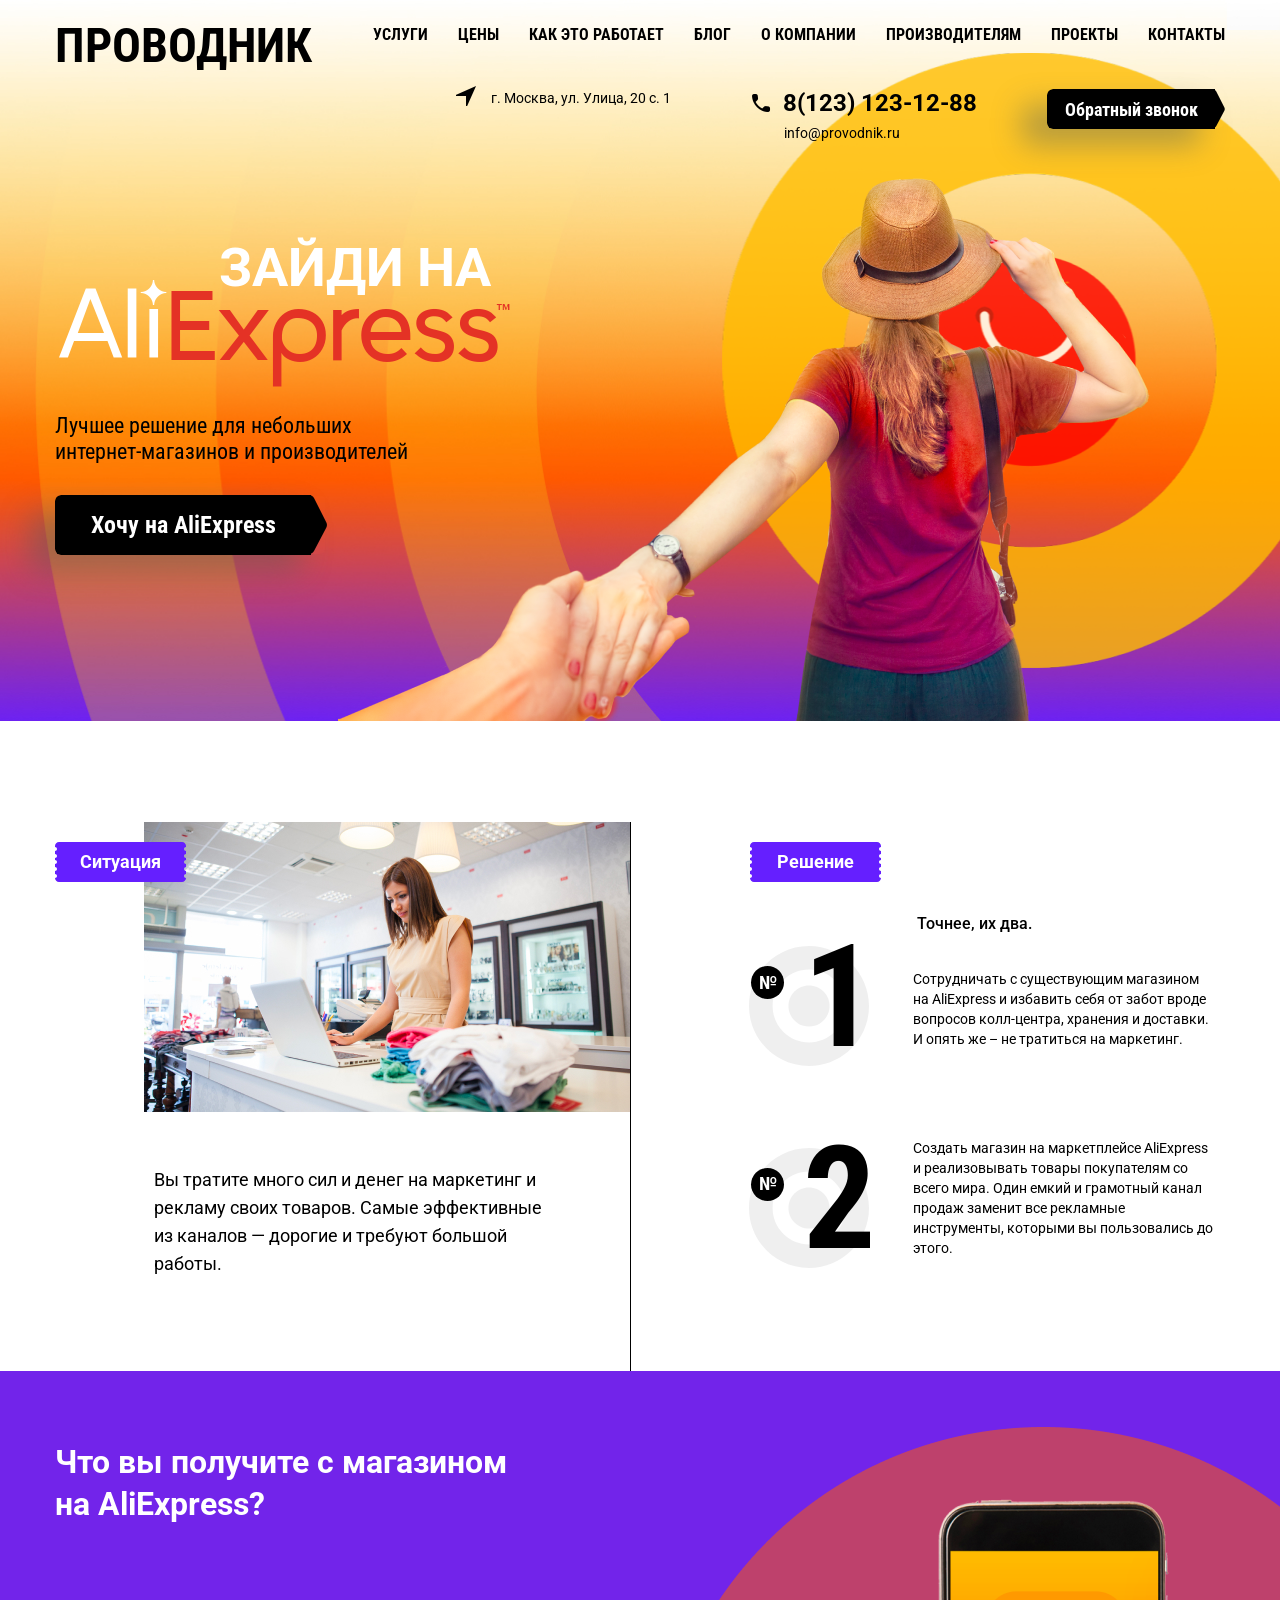
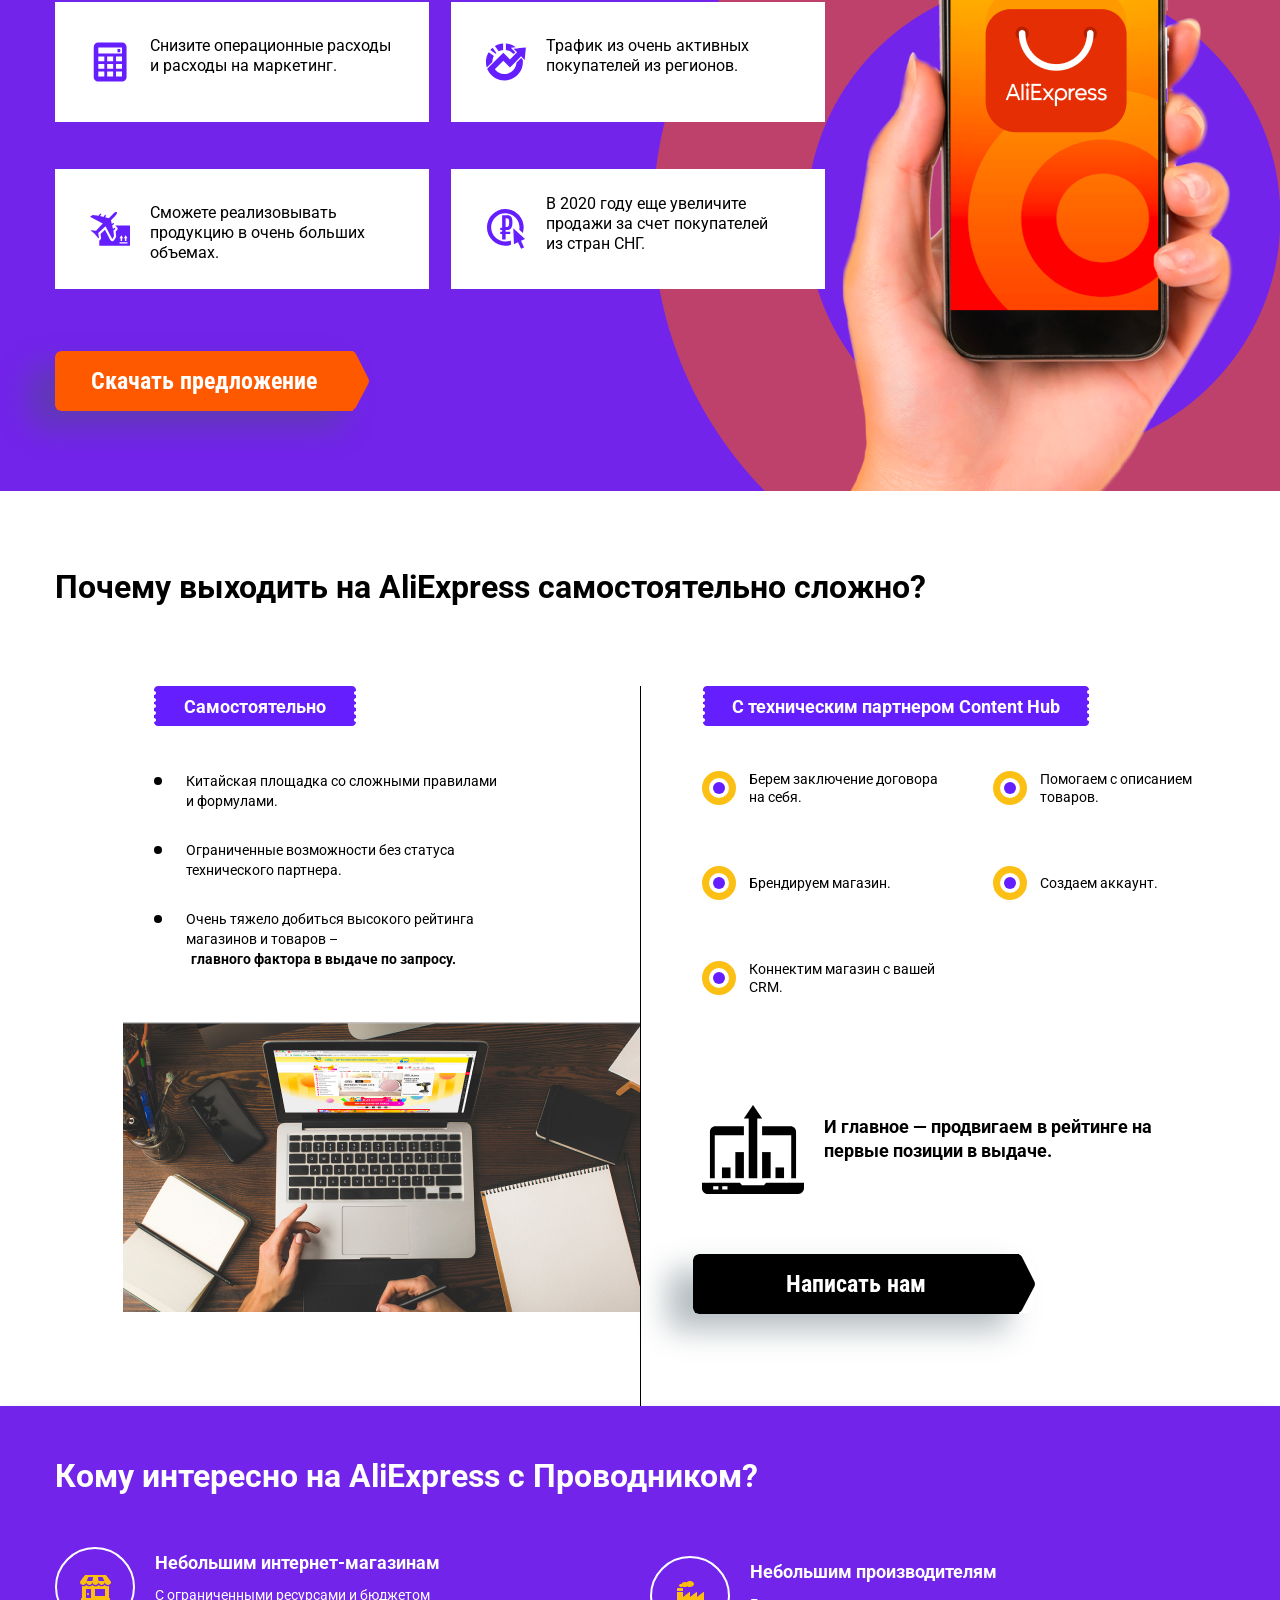
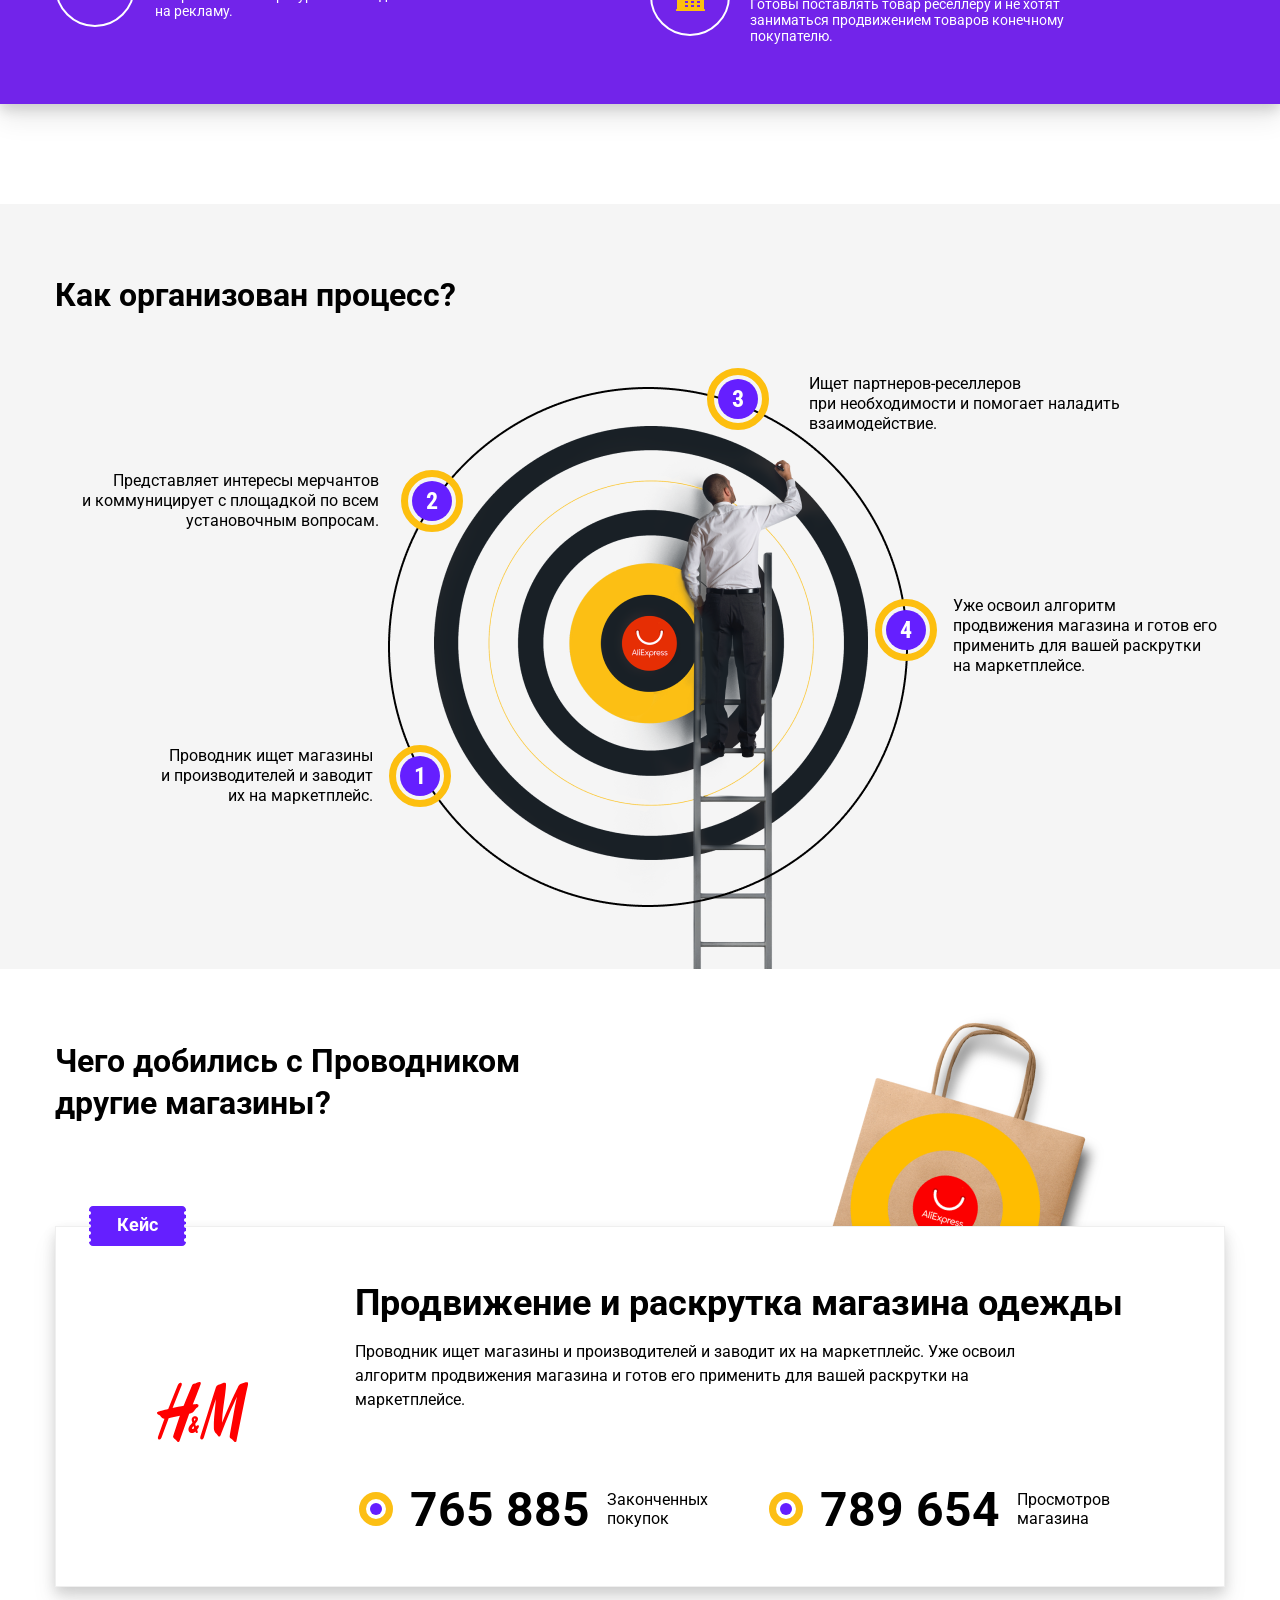
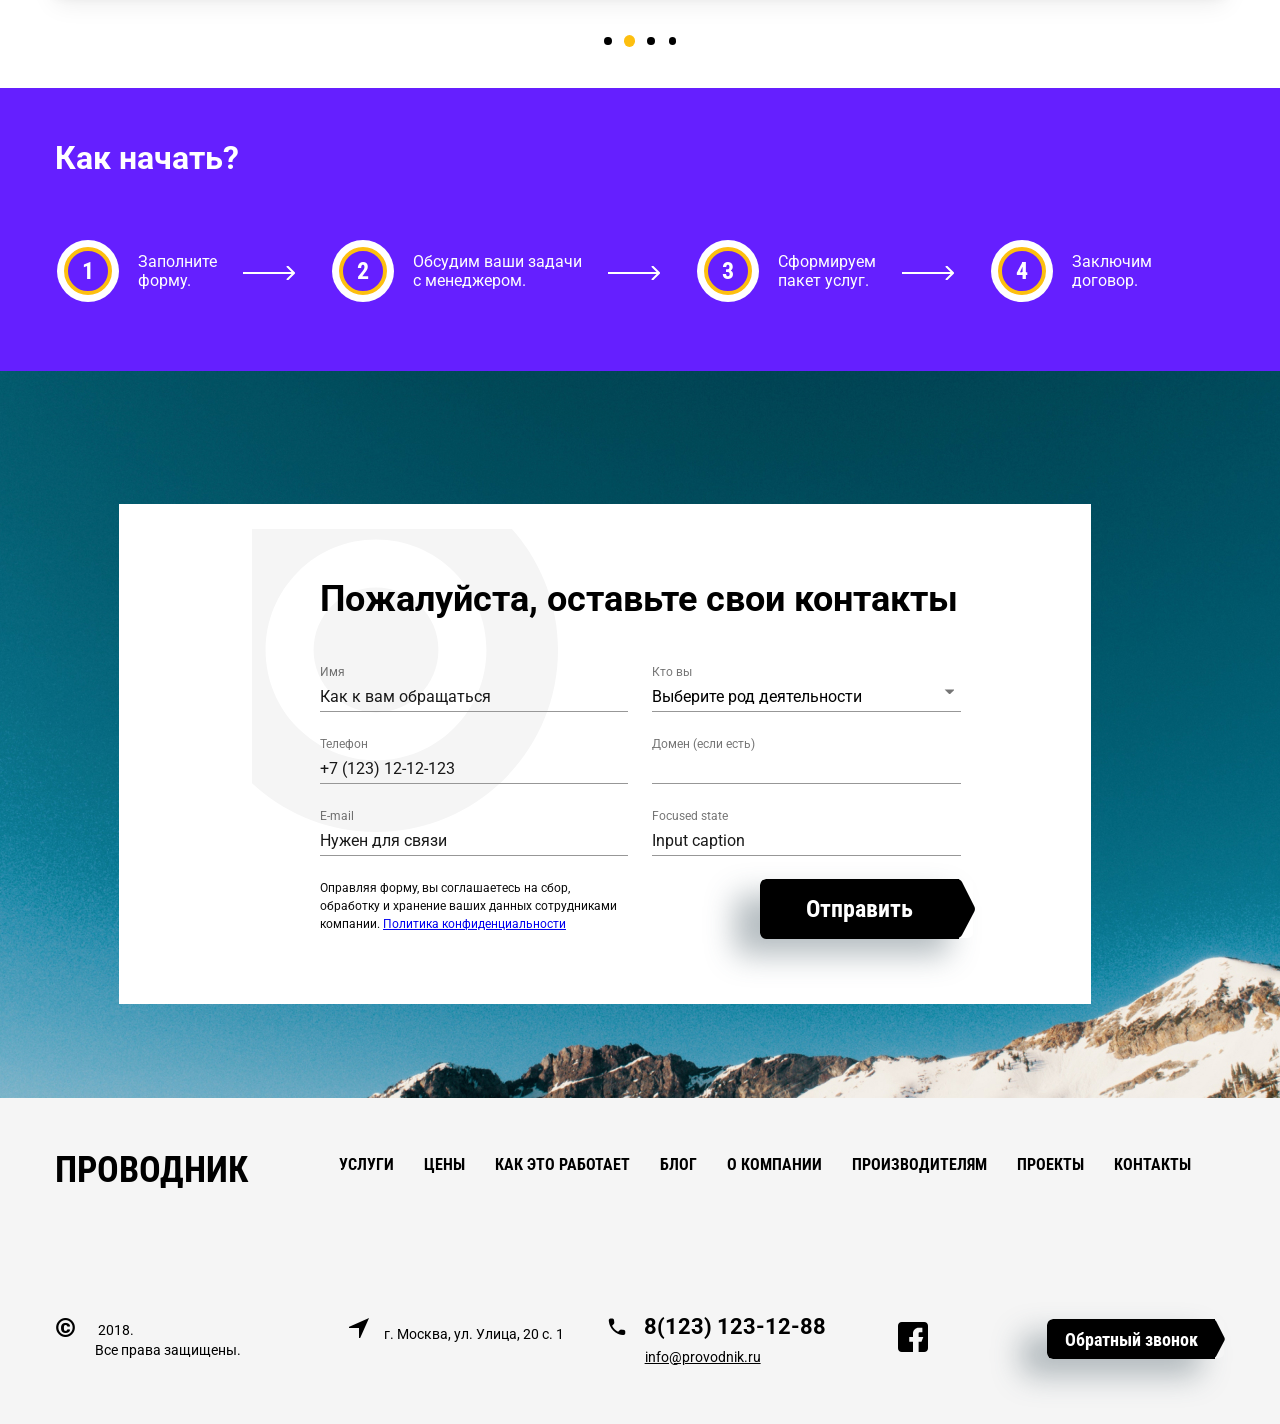
<file: works/provodnik/index.html>
<!DOCTYPE html>
<html lang="en">
<head>
    <meta charset="UTF-8">
    <meta name="viewport" content="width=device-width, initial-scale=1.0">
    <title>Provodnik</title>
    <link rel="stylesheet" href="./css/normalize.css">
    <link rel="preconnect" href="https://fonts.gstatic.com">
    <link href="https://fonts.googleapis.com/css2?family=Roboto+Condensed:wght@400;700&family=Roboto:wght@400;700&display=swap" rel="stylesheet">
    <link rel="stylesheet" href="./css/fontello.css">
    <link rel="stylesheet" href="./css/intro.css">
    <link rel="stylesheet" href="./css/options.css">
    <link rel="stylesheet" href="./css/profit.css">
    <link rel="stylesheet" href="./css/why.css">
    <link rel="stylesheet" href="./css/process.css">
    <link rel="stylesheet" href="./css/result.css">
    <link rel="stylesheet" href="./css/start.css">
    <link rel="stylesheet" href="./css/feedback.css">
    <link rel="stylesheet" href="./css/footer.css">
</head>
<body>
    <section class="intro">
        <div class="container container-intro">
            <header class="intro__header">
                <div class="intro__logo">
                    <a href="#" class="intro__logo-text">Проводник</a>
                </div>
                <nav class="intro__menu menu">
                    <ul class="intro__menu-list menu__list">
                        <li class="menu__item"><a href="#" class="menu__link">Услуги</a></li>
                        <li class="menu__item"><a href="#" class="menu__link">Цены</a></li>
                        <li class="menu__item"><a href="#" class="menu__link">Как это работает</a></li>
                        <li class="menu__item"><a href="#" class="menu__link">Блог</a></li>
                        <li class="menu__item"><a href="#" class="menu__link">О компании</a></li>
                        <li class="menu__item"><a href="#" class="menu__link">Производителям</a></li>
                        <li class="menu__item"><a href="#" class="menu__link">Проекты</a></li>
                        <li class="menu__item"><a href="#" class="menu__link">Контакты</a></li>
                    </ul>
                    <div class="hamburger"></div>
                </nav>
            </header>
            <div class="intro__contacts contacts">
                <a href="https://www.google.ru/maps/@55.7525599,37.6106614,13.75z" target="_blank" class="intro__location contacts__location icon-location"><span class="contacts__address">г. Москва, ул. Улица, 20 с. 1</span></a>
                <div class="intro__communications contacts__communications">
                    <a href="tel:+71231231288" class="intro__phone contacts__phone icon-phone"><span class="contacts__number">8(123) 123-12-88</span></a>
                    <a href="mailto:info@provodnik.ru" class="contacts__email">info@provodnik.ru</a>
                </div>
                <button type="button" class="intro__contacts-btn contacts__btn icon-triangle">Обратный звонок</button>
            </div>
            <article class="intro__offer">
                <div class="intro__offer-text">
                    <span class="offer-text">
                        зайди на
                    </span>
                </div>
                <div class="intro__offer-descr">
                    <span class="intro__offer-icon icon-ali"></span>
                    <span class="intro__offer-icon icon-express"></span>
                </div>
                <h1 class="intro__title">
                    Лучшее решение для небольших <br>
                    интернет-магазинов и производителей
                </h1>
                <button type="button" class="intro__offer-btn btn icon-triangle">Хочу на AliExpress</button>
            </article>
        </div>
    </section>
    <section class="options">
       <div class="container container-optinons">
           <div class="options__wrapper">
               <div class="options__situation situation">
                    <div class="situation__wrapper">
                        <div class="situation__img">
                            <img src="./img/situation.jpg" alt="" class="situation__pic">
                        </div>
                        <div class="situation__text">
                            <p class="situation__descr">
                                Вы тратите много сил и денег на маркетинг и рекламу своих товаров. Самые эффективные из каналов — дорогие и требуют большой работы.
                            </p>
                        </div>
                    </div>                   
               </div>
               <div class="options__solution solution">
                   <div class="solution__wrapper">
                       <span class="solution__title">
                           Точнее, их два.
                       </span>
                       <div class="solution__item-first">
                            <div class="solution__number solution__number-first">
                                <img src="./img/round.svg" alt="round" class="solution__round">
                            </div>
                            <div class="solution__text">
                                <p class="solution__descr">
                                    Сотрудничать с существующим магазином на AliExpress и избавить себя от забот вроде вопросов колл-центра, хранения и доставки. И опять же – не тратиться на маркетинг.
                                </p>
                            </div>
                       </div>
                       <div class="solution__item-second">
                            <div class="solution__number solution__number-second">
                                <img src="./img/round.svg" alt="round" class="solution__round">
                            </div>
                            <div class="solution__text">
                                <p class="solution__descr">
                                    Cоздать магазин на маркетплейсе AliExpress и реализовывать товары покупателям со всего мира. Один емкий и грамотный канал продаж заменит все рекламные инструменты, которыми вы пользовались до этого.
                                </p>
                            </div>
                       </div>
                   </div>
               </div>
           </div>
       </div>
   </section>
   <section class="profit">
       <div class="container container-profit">
           <h2 class="profit__title title">Что вы получите с магазином на AliExpress?</h2>
           <ul class="profit__list">
               <li class="profit__item">
                   <img src="./img/calc.svg" alt="calc" class="profit__icon">
                   <span class="profit__text">Снизите операционные расходы и расходы на маркетинг.</span>
               </li>
               <li class="profit__item">
                   <img src="./img/chart.svg" alt="chart" class="profit__icon">
                   <span class="profit__text">Трафик из очень активных покупателей из регионов.</span>
               </li>
               <li class="profit__item">
                   <img src="./img/plane.svg" alt="plane" class="profit__icon">
                   <span class="profit__text">Сможете реализовывать продукцию в очень больших объемах.</span>
               </li>
               <li class="profit__item">
                   <img src="./img/coin.svg" alt="coin" class="profit__icon">
                   <span class="profit__text">В 2020 году еще увеличите продажи за счет покупателей из стран СНГ.</span>
               </li>
           </ul>
           <button type="button" class="profit__btn btn icon-triangle">Скачать предложение</button>
       </div>
   </section>
   <section class="why">
       <div class="container container-why">
           <h2 class="why__title title">
            Почему выходить на AliExpress самостоятельно сложно?
           </h2>
           <div class="why__content">
               <div class="why__single single">
                    <div class="single__label">
                        Самостоятельно
                    </div>
                    <ul class="single__list">
                        <li class="single__item">
                            Китайская площадка со сложными  правилами и формулами. 
                        </li>
                        <li class="single__item">
                            Ограниченные возможности без статуса технического партнера.                        
                        </li>
                        <li class="single__item single__item--bold">
                            Очень тяжело добиться высокого рейтинга магазинов и товаров –
                            <span>главного фактора в выдаче по запросу.</span>
                        </li>
                    </ul>
                    <div class="single__img">
                        <img src="./img/mac.jpg" alt="mac" class="single__pic">
                    </div>
               </div>
               <div class="why__partners partners">
                    <div class="partners__label icon-label">С техническим партнером Content Hub</div>
                    <ul class="partners__list">
                        <li class="partners__item">
                            Берем заключение договора на себя.
                        </li>
                        <li class="partners__item">
                            Помогаем с описанием товаров.
                        </li>
                        <li class="partners__item">
                            Брендируем магазин. 
                        </li>
                        <li class="partners__item">
                            Создаем аккаунт.
                        </li>
                        <li class="partners__item">
                            Коннектим магазин с вашей CRM.
                        </li>
                    </ul>
                    <div class="partners__bonus">
                        <img src="./img/rating.svg" alt="rating" class="partners__pic">
                        <span class="partners__descr">И главное — продвигаем в рейтинге на первые позиции в выдаче.</span>
                    </div>
                    <button type="button" class="why__btn btn icon-triangle">Написать нам</button>
               </div>
           </div>
       </div>
       <section class="why__target target">
            <div class="container container-why">
                <h2 class="target__title title">
                    Кому интересно на AliExpress с Проводником?
                </h2>
                <div class="target__content">
                    <div class="target__store">
                        <div class="target__img">
                            <img src="./img/store.svg" alt="store" class="target__store-pic">
                        </div>
                        <div class="target__text">
                            <span class="target__subtitle">
                                Небольшим интернет-магазинам 
                            </span>
                            <p class="target__descr target__descr--width">
                                С ограниченными ресурсами и бюджетом на рекламу. 
                            </p>
                        </div>
                    </div>
                    <div class="target__factory">
                        <div class="target__img">
                            <img src="./img/factory.svg" alt="factory" class="target__factory-pic">
                        </div>
                        <div class="target__text">
                            <span class="target__subtitle">
                                Небольшим производителям
                            </span>
                            <p class="target__descr">
                                Готовы поставлять товар реселлеру и не хотят заниматься продвижением товаров конечному покупателю.
                            </p>
                        </div>
                    </div>
                </div>
            </div>
        </section>
   </section>
   <section class="process">
       <div class="container container-process">
           <h2 class="process__title title">
                Как организован процесс?
           </h2>
           <ol class="process__wrapper">
               <li class="process__item">
                   <div class="process__num">
                       1
                   </div>
                   <p class="process__descr">
                        Проводник ищет магазины <br> и производителей и заводит <br> их на маркетплейс.
                   </p>
               </li>
               <li class="process__item">
                    <div class="process__num">
                        2
                    </div>
                    <p class="process__descr">
                        Представляет интересы мерчантов <br> и коммуницирует с площадкой по всем <br> установочным вопросам.
                    </p>
                </li>
                <li class="process__item">
                    <div class="process__num">
                        3
                    </div>
                    <p class="process__descr">
                        Ищет партнеров-реселлеров <br> при необходимости и помогает наладить <br> взаимодействие.                        
                    </p>
                </li>
                <li class="process__item">
                    <div class="process__num">
                        4
                    </div>
                    <p class="process__descr">
                        Уже освоил алгоритм <br> продвижения магазина и готов его <br> применить для вашей раскрутки <br> на маркетплейсе.
                    </p>
                </li>
           </ol>
       </div>
   </section>
   <section class="result">
       <div class="container container-result">
            <h2 class="result__title title">
                Чего добились с Проводником другие магазины?
            </h2>
            <div class="result__content">
                <div class="result__logo">
                    <img src="./img/hm.svg" alt="hm" class="result__pic">
                </div>
                <div class="result__text">
                    <div class="result__subtitle title">
                        Продвижение и раскрутка  магазина  одежды 
                    </div>
                    <p class="result__descr">
                        Проводник ищет магазины и производителей и заводит их на маркетплейс. Уже освоил алгоритм продвижения магазина и готов его применить для вашей раскрутки на маркетплейсе.
                    </p>
                    <div class="result__stats">
                        <div class="result__buy">
                            <span class="result__num">
                                765 885
                            </span>
                            <span class="result__value">
                                Законченных покупок
                            </span>
                        </div>
                        <div class="result__views">
                            <span class="result__num">
                                789 654
                            </span>
                            <span class="result__value">
                                Просмотров магазина
                            </span>
                        </div>
                    </div>
                </div>
            </div>
            <div class="indication-list">
                <span class="indication-item"></span>
                <span class="indication-item indication-item--active"></span>
                <span class="indication-item"></span>
                <span class="indication-item"></span>
            </div>
       </div>
   </section>
   <section class="start">
       <div class="container container-start">
           <h2 class="start__title title">
                Как начать?
           </h2>
           <ul class="start__list">
               <li class="start__item">
                    <span class="start__num">1</span>
                    <span class="start__text">Заполните <br> форму.</span>
               </li>
               <li class="start__item">
                    <span class="start__num">2</span>
                    <span class="start__text">Обсудим ваши задачи <br> с менеджером.</span>
                </li>
               <li class="start__item">
                    <span class="start__num">3</span>
                    <span class="start__text">Сформируем <br> пакет  услуг.</span>
               </li>
               <li class="start__item">
                    <span class="start__num">4</span>
                    <span class="start__text">Заключим <br> договор.</span>
               </li>
           </ul>
       </div>
   </section>
   <section class="feedback">
       <div class="container container-feedback">
            <div class="feedback__wrapper">
                <h2 class="feedback__title title">
                    Пожалуйста, оставьте свои контакты
                </h2>
                <form name="feedback" method="GET" action="server" class="feedback__form form">
                    <div class="form__list">
                        <label for="username" class="form__item">
                            <span class="form__descr">Имя</span>
                            <input id="username" type="text" name="username" class="form__field" required placeholder="Как к вам обращаться">
                        </label>
                        <label for="phone" class="form__item">
                            <span class="form__descr">Телефон</span>
                            <input id="phone" type="tel" name="phone" class="form__field" placeholder="+7 (123) 12-12-123">
                        </label>
                        <label for="email" class="form__item">
                            <span class="form__descr">E-mail</span>
                            <input id="email" type="email" name="email" class="form__field" required placeholder="Нужен для связи">
                        </label>
                        <p class="form__consent">
                            Оправляя форму, вы соглашаетесь на сбор, обработку и хранение ваших данных сотрудниками компании.
                            <a href="#" class="form__consent-link">Политика конфиденциальности</a>
                        </p>
                    </div>
                    <div class="form__list">
                        <label for="about" class="form__item form__select">
                            <span class="form__descr">Кто вы</span>
                                <select name="about" id="about" class="form__field form__field--select">
                                    <option selected disabled hidden>Выберите род деятельности</option>
                                </select>
                        </label>
                        <label for="domen" class="form__item">
                            <span class="form__descr">Домен (если есть)</span>
                            <input id="domen" type="text" name="domen" class="form__field">
                        </label>
                        <label for="focus" class="form__item">
                            <span class="form__descr">Focused state</span>
                            <input id="focus" type="text" name="focus" class="form__field" placeholder="Input caption">
                        </label>
                        <button class="form__btn btn icon-triangle">Отправить</button>
                    </div>
                </form>
            </div>
       </div>
   </section>
   <footer class="footer">
       <div class="container container-footer">
            <div class="footer__start">
                <div class="footer__logo">Проводник</div>
                <nav class="footer__menu menu">
                    <ul class="footer__menu-list menu__list">
                        <li class="menu__item"><a href="#" class="menu__link">Услуги</a></li>
                        <li class="menu__item"><a href="#" class="menu__link">Цены</a></li>
                        <li class="menu__item"><a href="#" class="menu__link">Как это работает</a></li>
                        <li class="menu__item"><a href="#" class="menu__link">Блог</a></li>
                        <li class="menu__item"><a href="#" class="menu__link">О компании</a></li>
                        <li class="menu__item"><a href="#" class="menu__link">Производителям</a></li>
                        <li class="menu__item"><a href="#" class="menu__link">Проекты</a></li>
                        <li class="menu__item"><a href="#" class="menu__link">Контакты</a></li>
                    </ul>
                </nav>
            </div>
            <div class="footer__end">
                <div class="footer__copyright copyright icon-c">
                    <span class="copyright__date">
                        2018.
                    </span>
                    <span class="copyright__descr">
                        Все права защищены.
                    </span>
                </div>
                <div class="footer__contacts contacts">
                    <a href="https://www.google.ru/maps/@55.7525599,37.6106614,13.75z" target="_blank" class="footer__location contacts__location icon-location"><span class="contacts__address">г. Москва, ул. Улица, 20 с. 1</span></a>
                    <div class="footer__communications contacts__communications">
                        <a href="tel:+71231231288" class="footer__phone contacts__phone icon-phone"><span class="contacts__number">8(123) 123-12-88</span></a>
                        <a href="mailto:info@provodnik.ru" class="footer__email contacts__email">info@provodnik.ru</a>
                    </div>
                    <div class="contacts__social footer__social">
                        <a href="#" class="contacts__facebook"><img src="./img/fb.svg" alt="fb" class="contacts__fb-pic"></a>
                    </div>
                    <button type="button" class="footer__contacts-btn contacts__btn icon-triangle">Обратный звонок</button>
                </div>
            </div>
       </div>
   </footer>
</body>
</html>
</file>
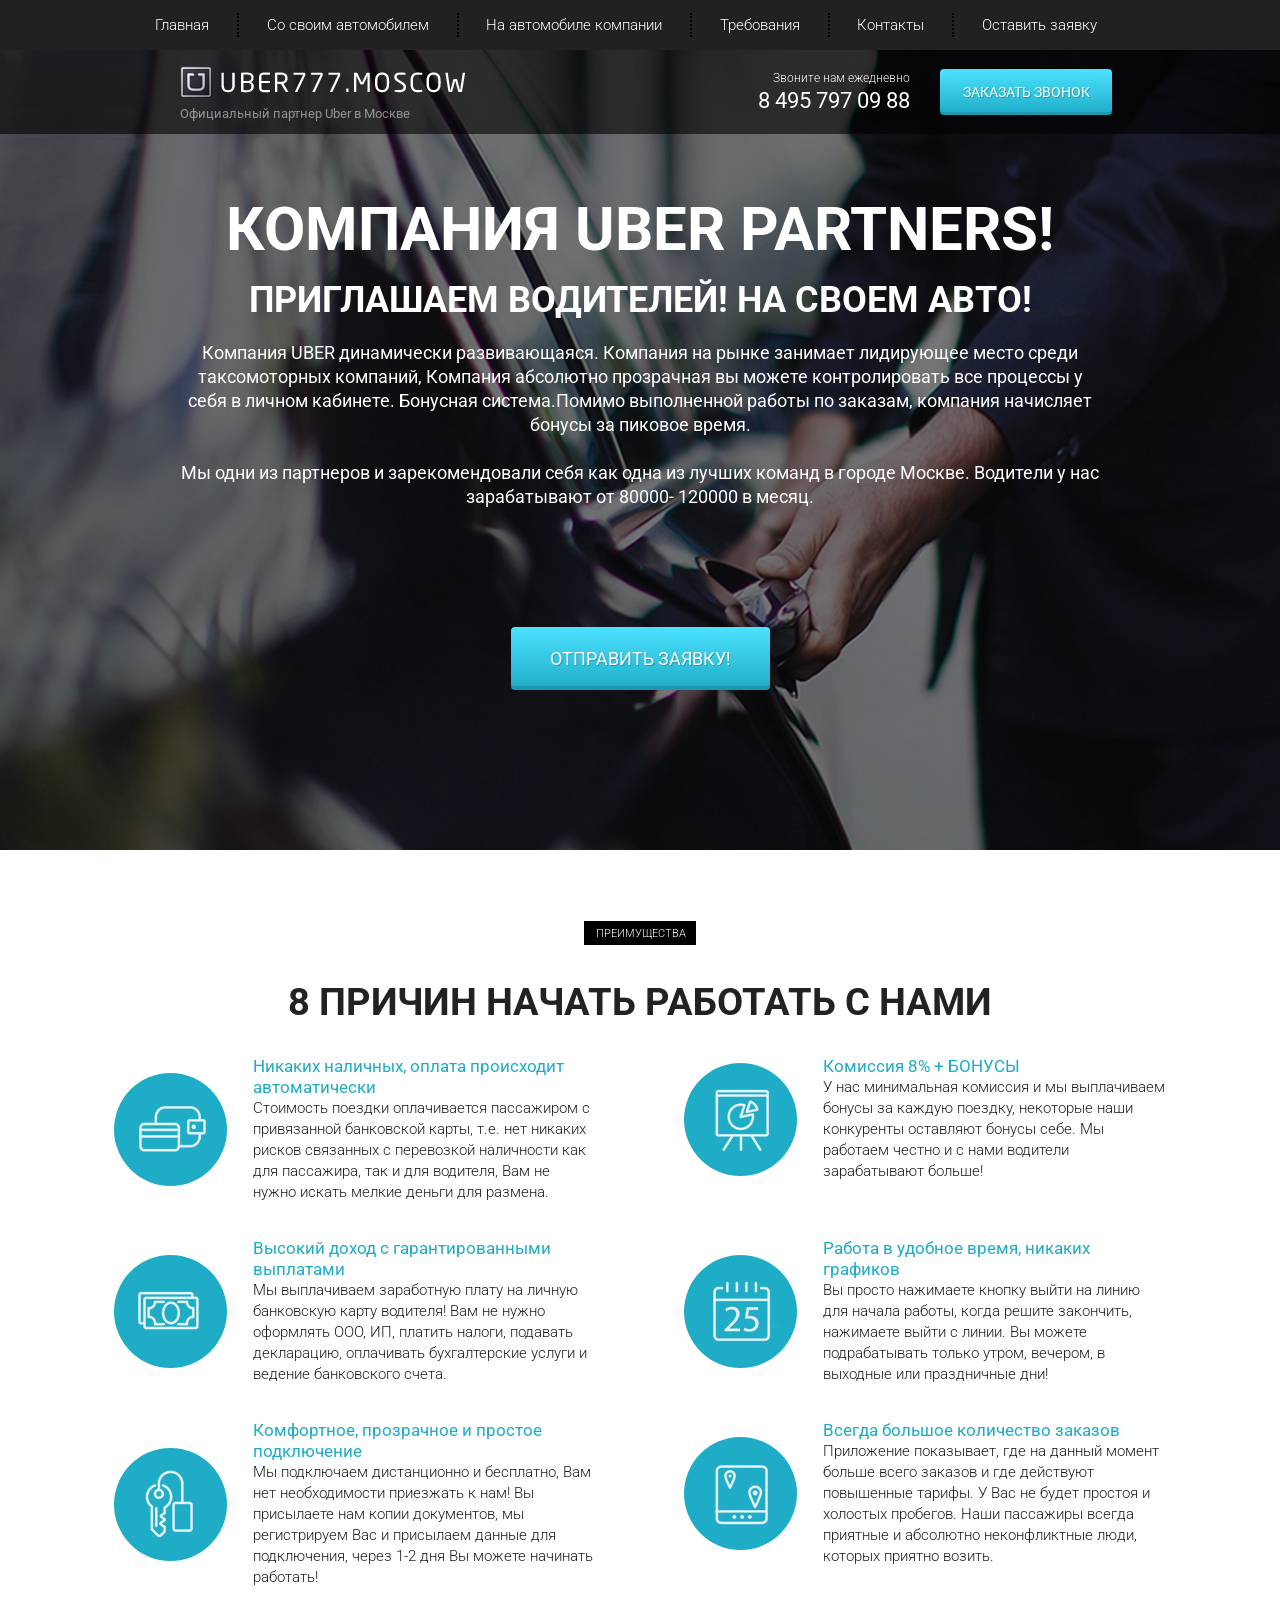
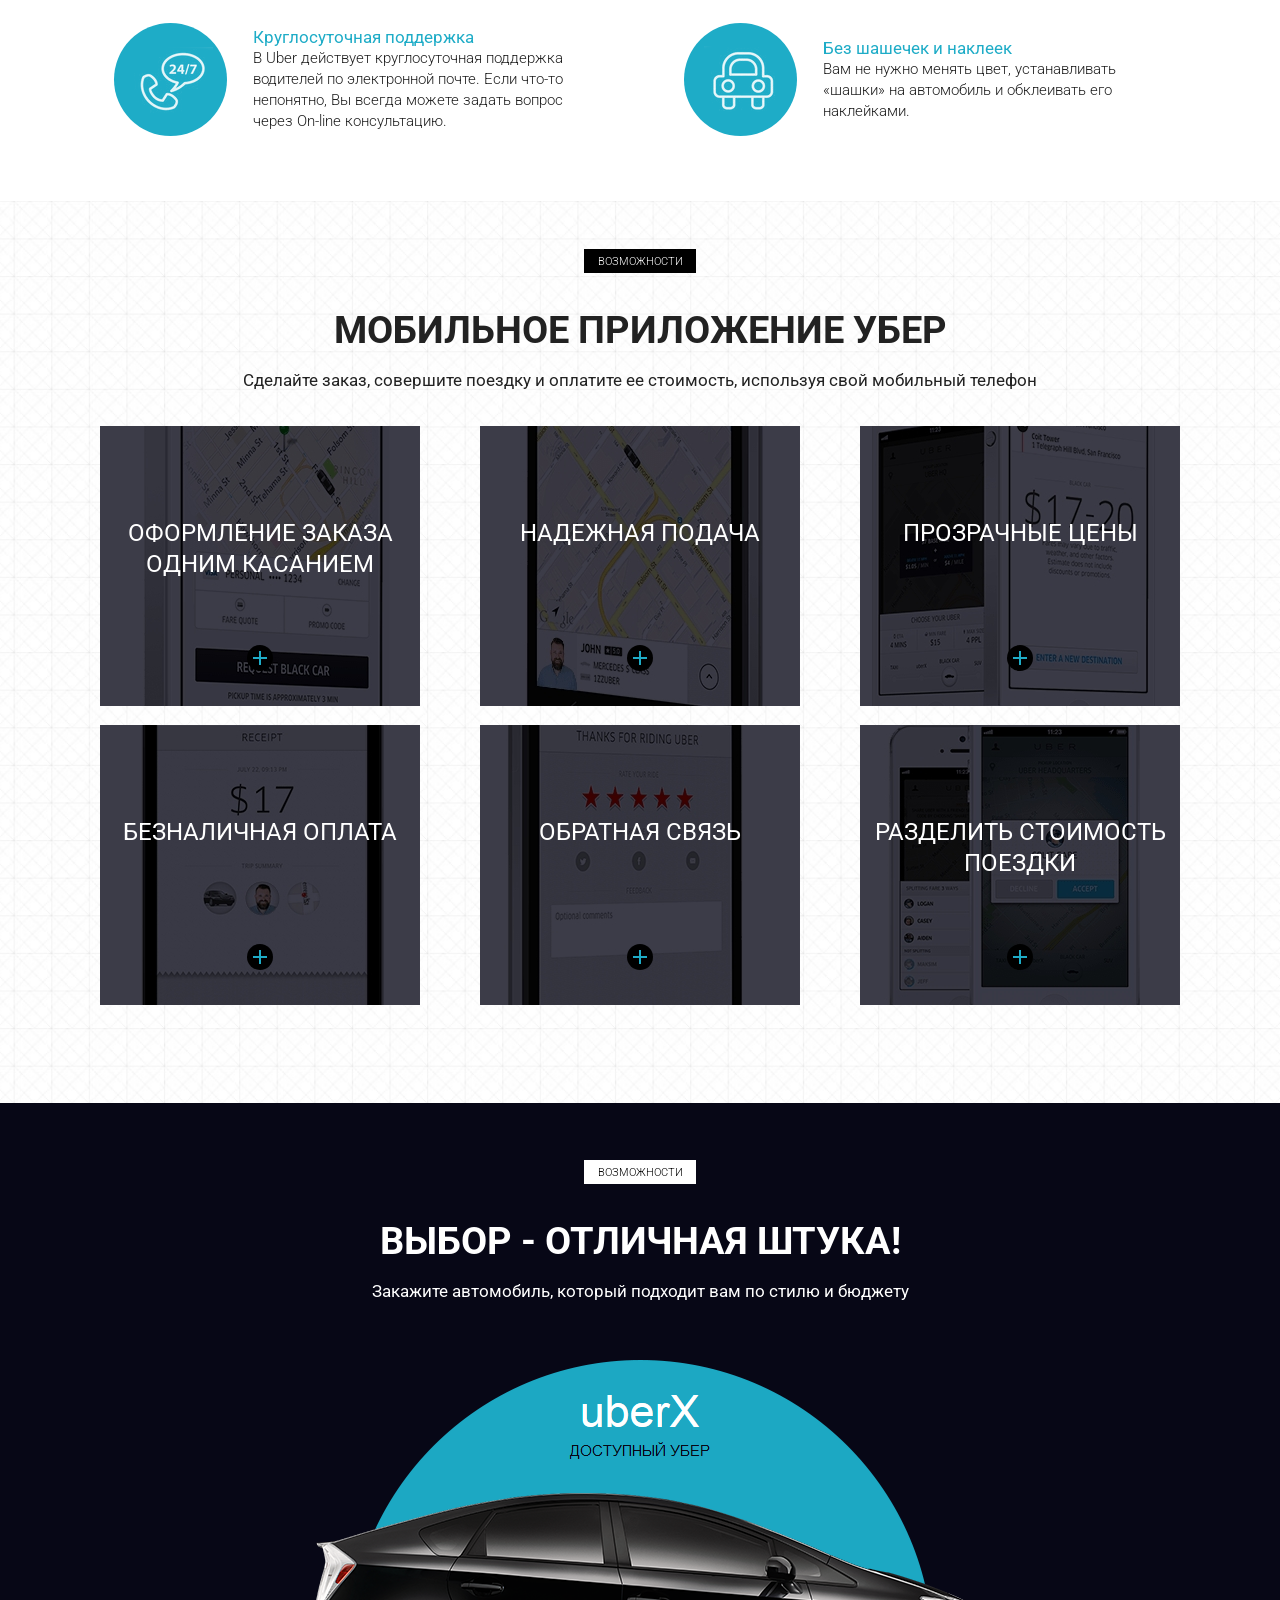
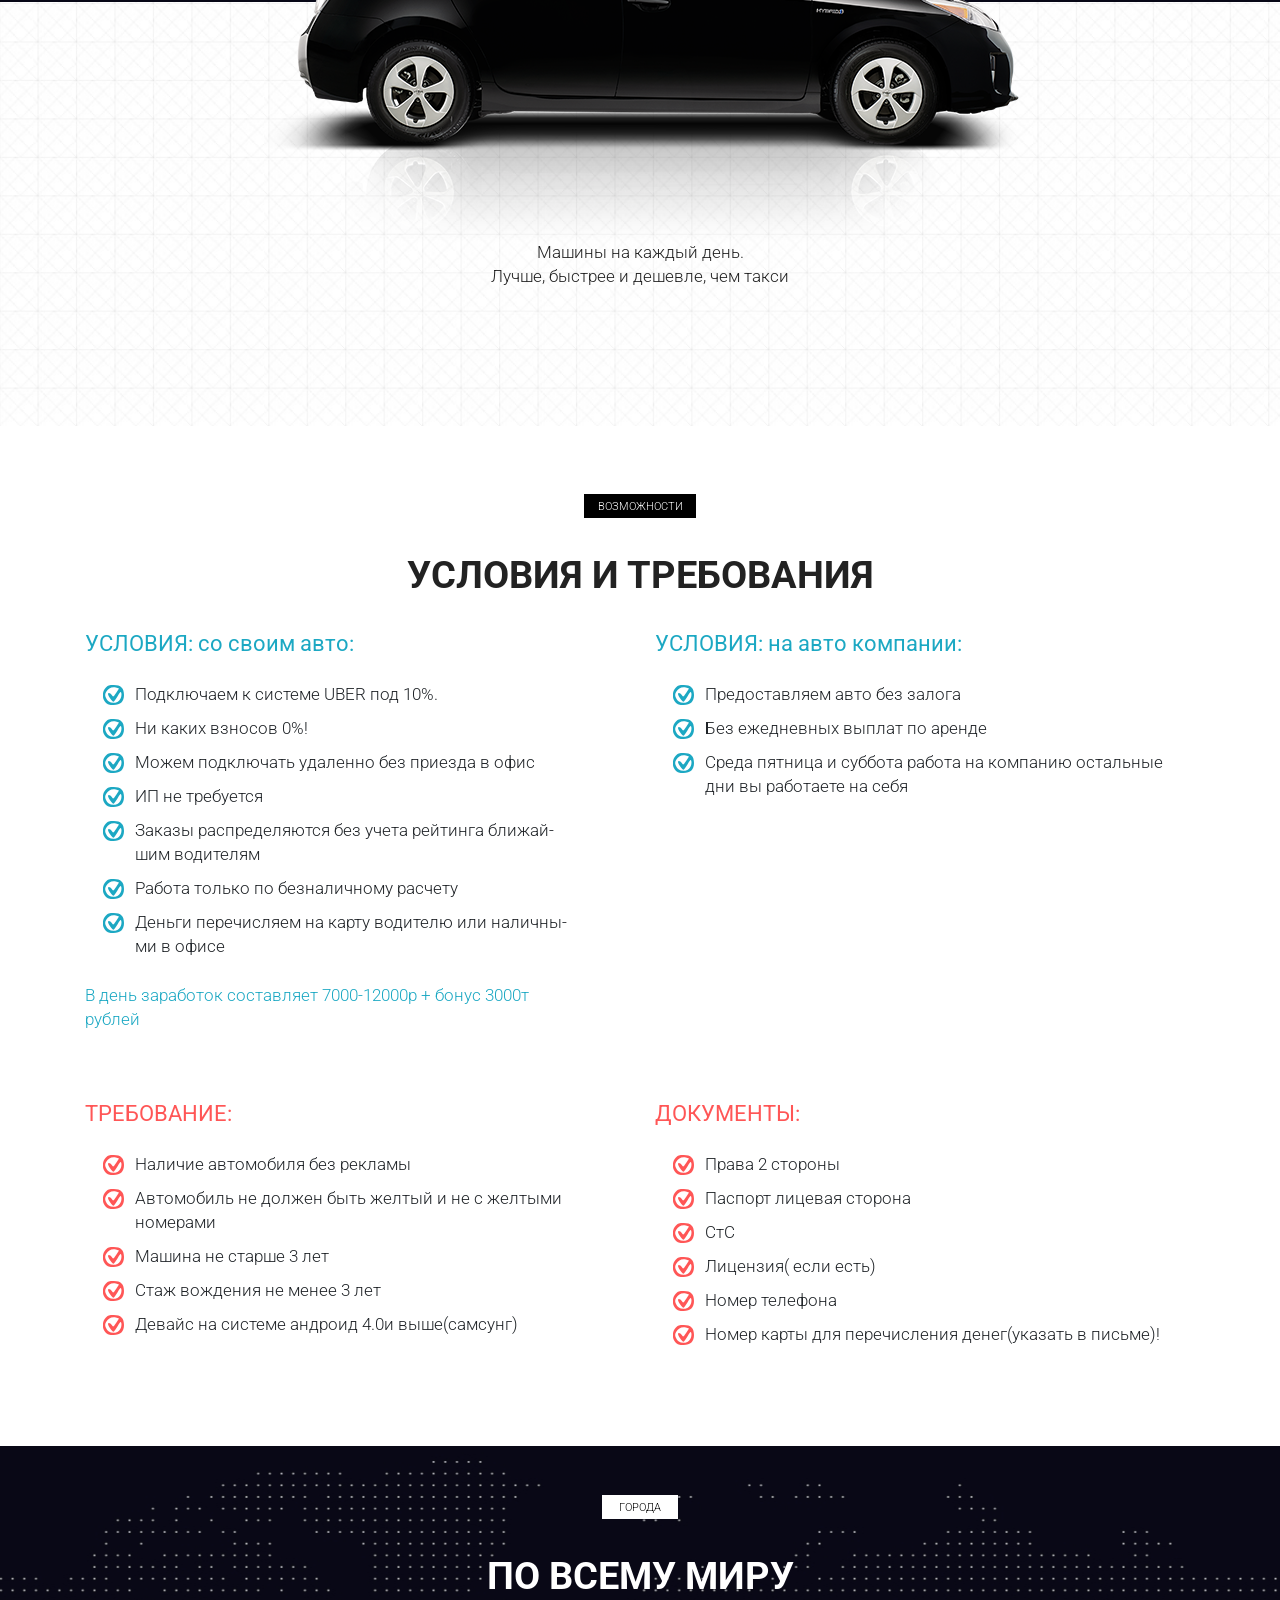
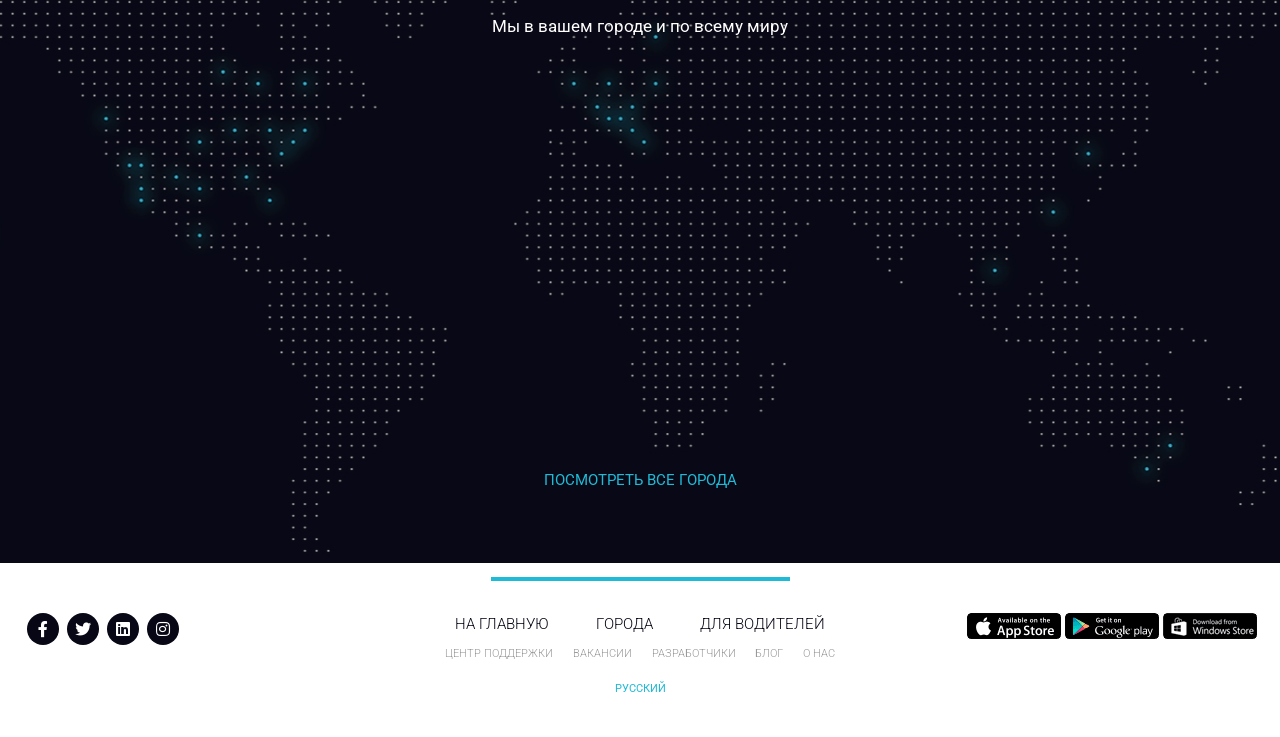
<file: works/Uber/index.html>
<!DOCTYPE html>
<html lang="ru">
<head>
    <meta charset="UTF-8">
    <meta name="viewport" content="width=device-width, initial-scale=1.0">
    <meta http-equiv="X-UA-Compatible" content="ie=edge">
    <title>Uber</title>
    <link rel="shortcut icon" href="icons/favicon.ico" type="image/x-icon">
    <link href="https://fonts.googleapis.com/css?family=Roboto:300,400,700&amp;subset=cyrillic-ext" rel="stylesheet">
    <link rel="stylesheet" href="css/bootstrap-reboot.min.css">
    <link rel="stylesheet" href="css/bootstrap-grid.min.css">
    <link rel="stylesheet" href="https://use.fontawesome.com/releases/v5.8.2/css/all.css" integrity="sha384-oS3vJWv+0UjzBfQzYUhtDYW+Pj2yciDJxpsK1OYPAYjqT085Qq/1cq5FLXAZQ7Ay" crossorigin="anonymous">
    <link rel="stylesheet" href="css/style.min.css">
</head>
<body>
    <header>
        <nav>
            <div class="container">
                <ul class="menu">
                    <li class="menu_item"><a href="#" class="menu_link">Главная</a></li>
                    <li class="menu_item"><a href="#require" class="menu_link">Со своим автомобилем</a></li>
                    <li class="menu_item"><a href="#require" class="menu_link">На автомобиле компании</a></li>
                    <li class="menu_item"><a href="#" class="menu_link">Требования</a></li>
                    <li class="menu_item"><a href="#" class="menu_link">Контакты</a></li>
                    <li class="menu_item"><a href="#" class="menu_link">Оставить заявку</a></li>
                </ul>
            </div>
            <div class="hamburger">
                <span></span>
                <span></span>
                <span></span>
            </div>
        </nav>
        <div class="subheader">
            <div class="container">
                <div class="row">
                    <div class="col-6 col-md-4 offset-md-1">
                        <a href="#" class="subheader_logo"><img src="icons/logo.png" alt="logo"></a>
                        <div class="subheader_official">Официальный партнер Uber в Москве</div>
                    </div>
    
                    <div class="xs-hidden col-md-3 offset-md-1 col-xl-2 offset-xl-2">
                        <div class="subheader_call">Звоните нам ежедневно</div>
                        <a href="tel:84957970988" class="subheader_phone">8 495 797 09 88</a>
                    </div>
    
                    <div class="col-6 col-md-3">
                        <a href="tel:84957970988" class="xs-visible subheader_phone">8 495 797 09 88</a>
                        <button class="subheader_btn">заказать звонок</button>
                    </div>
                </div>
            </div>
        </div>
    </header>

    <section class="promo">
        <div class="container">
            <div class="row">
                <div class="col-md-12 offset-md-0 col-lg-10 offset-lg-1">
                    <h1 class="promo_header">КОМПАНИЯ UBER PARTNERS!</h1>
                    <h2 class="promo_subheader">ПРИГЛАШАЕМ ВОДИТЕЛЕЙ! НА СВОЕМ АВТО!</h2>
                    <div class="promo_descr">
                        Компания UBER  динамически развивающаяся. Компания на рынке занимает лидирующее место среди
                        таксомоторных компаний, Компания абсолютно прозрачная вы можете контролировать все процессы у себя в личном кабинете. Бонуcная система.Помимо выполненной работы по заказам, компания начисляет бонусы за
                        пиковое время.
                        <br><br>
                        Мы одни из партнеров и зарекомендовали себя как одна из лучших команд в городе Москве.  Водители у нас
                        зарабатывают от 80000- 120000 в месяц.
                    </div>
                    <button class="promo_btn">ОТПРАВИТЬ ЗАЯВКУ!</button>
                </div>
            </div>
        </div>
    </section>

    <section class="reasons">
        <div class="container">
            <div class="label">преимущества</div>
            <h2 class="title">8 причин начать работать с нами</h2>
            <div class="row">
                <div class="col-md-6">
                    <div class="reasons_block">
                        <div class="reasons_round">
                            <img src="icons/reasons/reason_1.png" alt="reason">
                        </div>
                        <div class="reasons_descr">
                            <div class="reasons_subtitle">Никаких наличных, оплата происходит автоматически</div>
                            <div class="reasons_text">
                                Стоимость поездки оплачивается пассажиром с привязанной банковской карты, т.е. нет никаких рисков связанных с перевозкой наличности как для пассажира, так и для водителя, Вам не нужно искать мелкие деньги для размена.
                            </div>
                        </div>
                    </div>
                </div>
                <div class="col-md-6">
                    <div class="reasons_block">
                        <div class="reasons_round">
                            <img src="icons/reasons/reason_2.png" alt="reason">
                        </div>
                        <div class="reasons_descr">
                            <div class="reasons_subtitle">Комиссия 8% + БОНУСЫ</div>
                            <div class="reasons_text">
                                У нас минимальная комиссия и мы выплачиваем бонусы за каждую поездку, некоторые наши конкуренты оставляют бонусы себе. Мы работаем честно и с нами водители зарабатывают больше!
                            </div>
                        </div>
                    </div>
                </div>
                <div class="col-md-6">
                    <div class="reasons_block">
                        <div class="reasons_round">
                            <img src="icons/reasons/reason_3.png" alt="reason">
                        </div>
                        <div class="reasons_descr">
                            <div class="reasons_subtitle">Высокий доход с гарантированными выплатами</div>
                            <div class="reasons_text">
                                Мы выплачиваем заработную плату на личную банковскую карту водителя! Вам не нужно оформлять ООО, ИП, платить налоги, подавать декларацию, оплачивать бухгалтерские услуги и ведение банковского счета.
                            </div>
                        </div>
                    </div>
                </div>
                <div class="col-md-6">
                    <div class="reasons_block">
                        <div class="reasons_round">
                            <img src="icons/reasons/reason_4.png" alt="reason">
                        </div>
                        <div class="reasons_descr">
                            <div class="reasons_subtitle">Работа в удобное время, никаких графиков</div>
                            <div class="reasons_text">
                                Вы просто нажимаете кнопку выйти на линию для начала работы, когда решите закончить, нажимаете выйти с линии. Вы можете подрабатывать только утром, вечером, в выходные или праздничные дни!
                            </div>
                        </div>
                    </div>
                </div>
                <div class="col-md-6">
                    <div class="reasons_block">
                        <div class="reasons_round">
                            <img src="icons/reasons/reason_5.png" alt="reason">
                        </div>
                        <div class="reasons_descr">
                            <div class="reasons_subtitle">Комфортное, прозрачное и простое подключение</div>
                            <div class="reasons_text">
                                Мы подключаем дистанционно и бесплатно, Вам нет необходимости приезжать к нам! Вы присылаете нам копии документов, мы регистрируем Вас и присылаем данные для подключения, через 1-2 дня Вы можете начинать работать!
                            </div>
                        </div>
                    </div>
                </div>
                <div class="col-md-6">
                    <div class="reasons_block">
                        <div class="reasons_round">
                            <img src="icons/reasons/reason_6.png" alt="reason">
                        </div>
                        <div class="reasons_descr">
                            <div class="reasons_subtitle">Всегда большое количество заказов</div>
                            <div class="reasons_text">
                                Приложение показывает, где на данный момент больше всего заказов и где действуют повышенные тарифы. У Вас не будет простоя и холостых пробегов. Наши пассажиры всегда приятные и абсолютно неконфликтные люди, которых приятно возить.
                            </div>
                        </div>
                    </div>
                </div>
                <div class="col-md-6">
                    <div class="reasons_block">
                        <div class="reasons_round">
                            <img src="icons/reasons/reason_7.png" alt="reason">
                        </div>
                        <div class="reasons_descr">
                            <div class="reasons_subtitle">Круглосуточная поддержка</div>
                            <div class="reasons_text">
                                В Uber действует круглосуточная поддержка водителей по электронной почте. Если что-то непонятно, Вы всегда можете задать вопрос через On-line консультацию.
                            </div>
                        </div>
                    </div>
                </div>
                <div class="col-md-6">
                    <div class="reasons_block">
                        <div class="reasons_round">
                            <img src="icons/reasons/reason_8.png" alt="reason">
                        </div>
                        <div class="reasons_descr">
                            <div class="reasons_subtitle">Без шашечек и наклеек</div>
                            <div class="reasons_text">
                                Вам не нужно менять цвет, устанавливать «шашки» на автомобиль и обклеивать его наклейками.
                            </div>
                        </div>
                    </div>
                </div>
            </div>
        </div>
    </section>

    <section class="mobile">
        <div class="container">
            <div class="label">возможности</div>
            <h2 class="title">мобильное приложение убер</h2>
            <div class="subtitle">Сделайте заказ, совершите поездку и оплатите ее стоимость, используя свой мобильный телефон</div>

            <div class="row">
                <div class="col-md-6 col-lg-4">
                    <div class="mobile_item mobile_item_1">
                        <div class="mobile_item_subtitle">
                            оформление заказа одним касанием
                        </div>
                        <div class="mobile_item_plus"></div>
                    </div>
                </div>
                <div class="col-md-6 col-lg-4">
                    <div class="mobile_item mobile_item_2">
                        <div class="mobile_item_subtitle">
                            надежная подача
                        </div>
                        <div class="mobile_item_plus"></div>
                    </div>
                </div>
                <div class="col-md-6 col-lg-4">
                    <div class="mobile_item mobile_item_3">
                        <div class="mobile_item_subtitle">
                            прозрачные цены
                        </div>
                        <div class="mobile_item_plus"></div>
                    </div>
                </div>
                <div class="col-md-6 col-lg-4">
                    <div class="mobile_item mobile_item_4">
                        <div class="mobile_item_subtitle">
                            безналичная оплата
                        </div>
                        <div class="mobile_item_plus"></div>
                    </div>
                </div>
                <div class="col-md-6 col-lg-4">
                    <div class="mobile_item mobile_item_5">
                        <div class="mobile_item_subtitle">
                            обратная связь
                        </div>
                        <div class="mobile_item_plus"></div>
                    </div>
                </div>
                <div class="col-md-6 col-lg-4">
                    <div class="mobile_item mobile_item_6">
                        <div class="mobile_item_subtitle">
                            разделить стоимость поездки
                        </div>
                        <div class="mobile_item_plus"></div>
                    </div>
                </div>
            </div>
        </div>
    </section>

    <section class="choice">
        <div class="container">
            <div class="black"></div>
            <div class="label label_white">возможности</div>
            <h2 class="title title_white hidden-320">Выбор - отличная штука!</h2>
            <div class="subtitle subtitle_white hidden-320">Закажите автомобиль, который подходит вам по стилю и бюджету</div>

            <img src="img/car.png" alt="uber car" class="choice_img">
            <div class="choice_descr">
                Машины на каждый день.<br>
                Лучше, быстрее и дешевле, чем такси
            </div>
        </div>
    </section>

    <section class="require" id="require">
        <div class="container">
            <div class="label">возможности</div>
            <h2 class="title">условия и требования</h2>
        <div class="row">
            <div class="col-md-6">
                <div class="require_block">
                    <div class="require_title">
                        УСЛОВИЯ: со своим авто:
                    </div>
                    <ul class="require_list">
                        <li>Подключаем к системе UBER  под 10%.</li>
                        <li>
                            Ни каких взносов  0%!
                        </li>
                        <li>
                            Можем подключать удаленно без приезда в офис
                        </li>
                        <li>
                            ИП не требуется
                        </li>
                        <li>
                            Заказы распределяются без учета рейтинга ближай-<br>шим водителям
                        </li>
                        <li>
                            Работа только по безналичному расчету
                        </li>
                        <li>
                            Деньги перечисляем на карту водителю или наличны-<br>ми в офисе
                        </li>
                    </ul>
                    <div class="require_descr">
                        В день заработок составляет 7000-12000р + бонус 3000т<br> рублей
                    </div>
                </div>
            </div>
            <div class="col-md-6">
                <div class="require_block">
                    <div class="require_title">
                        УСЛОВИЯ: на авто компании:
                    </div>
                    <ul class="require_list">
                        <li>
                            Предоставляем авто без залога
                        </li>
                        <li>
                            Без ежедневных выплат по аренде
                        </li>
                        <li>
                            Среда пятница и суббота работа на компанию остальные дни вы работаете на себя
                        </li>
                    </ul>
                </div>
            </div>
            <div class="col-md-6">
                <div class="require_block require_block_nmb warning">
                    <div class="require_title">
                        ТРЕБОВАНИЕ:
                    </div>
                    <ul class="require_list">
                        <li>
                            Наличие автомобиля без рекламы
                        </li>
                        <li>
                            Автомобиль не должен быть желтый и не с желтыми номерами
                        </li>
                        <li>
                            Машина не старше 3 лет
                        </li>
                        <li>
                            Стаж вождения не менее 3 лет
                        </li>
                        <li>
                            Девайс на системе андроид 4.0и выше(самсунг)
                        </li>
                    </ul>
                </div>
            </div>
            <div class="col-md-6">
                <div class="require_block require_block_nmb warning">
                    <div class="require_title">
                        ДОКУМЕНТЫ:
                    </div>
                    <ul class="require_list">
                        <li>
                            Права 2 стороны
                        </li>
                        <li>
                            Паспорт лицевая сторона
                        </li>
                        <li>
                            СтС
                        </li>
                        <li>
                            Лицензия( если есть)
                        </li>
                        <li>
                            Номер телефона
                        </li>
                        <li>
                            Номер карты для перечисления денег(указать в письме)!
                        </li>
                    </ul>
                </div>
            </div>
        </div>
        </div>
    </section>

    <section class="world">
        <div class="container">
            <div class="label label_white label_min">города</div>
            <h2 class="title title_white">По всему миру</h2>
            <div class="subtitle subtitle_white">Мы в вашем городе и по всему миру</div>

            <a href="#" class="world_link">посмотреть все города</a>
        </div>
    </section>

    <footer>
        <div class="footer_divider"></div>
        <div class="footer_wrapper">
            <!-- Если не оборачивать каждый блок в обертку - получится криво -->
            <div>
                <div class="footer_social">
                    <a href="#" class="footer_social_item">
                        <i class="fab fa-facebook-f"></i>
                    </a>
                    <a href="#" class="footer_social_item">
                        <i class="fab fa-twitter"></i>
                    </a>
                    <a href="#" class="footer_social_item">
                        <i class="fab fa-linkedin"></i>
                    </a>
                    <a href="#" class="footer_social_item">
                        <i class="fab fa-instagram"></i>
                    </a>
                </div>
            </div>
            <div>
                <div class="footer_links">
                    <div class="footer_links_main">
                        <a href="#">на главную</a>
                        <a href="#">города</a>
                        <a href="#">для водителей</a>
                    </div>
                    <div class="footer_links_sub">
                        <a href="#">центр поддержки</a>
                        <a href="#">вакансии</a>
                        <a href="#">разработчики</a>
                        <a href="#">блог</a>
                        <a href="#">о нас</a>
                    </div>
                    <a href="#" class="footer_links_lang">Русский</a>
                </div>
            </div>
            <div>
                <div class="footer_mobile">
                    <a href="#">
                        <img src="img/app_store.png" alt="App Store">
                    </a>
                    <a href="#">
                        <img src="img/google_play.png" alt="Google play">
                    </a>
                    <a href="#">
                        <img src="img/windows_store.png" alt="Windows store">
                    </a>
                </div>
            </div>
        </div>
    </footer>

    <script src="js/script.js"></script>
</body>
</html>
</file>
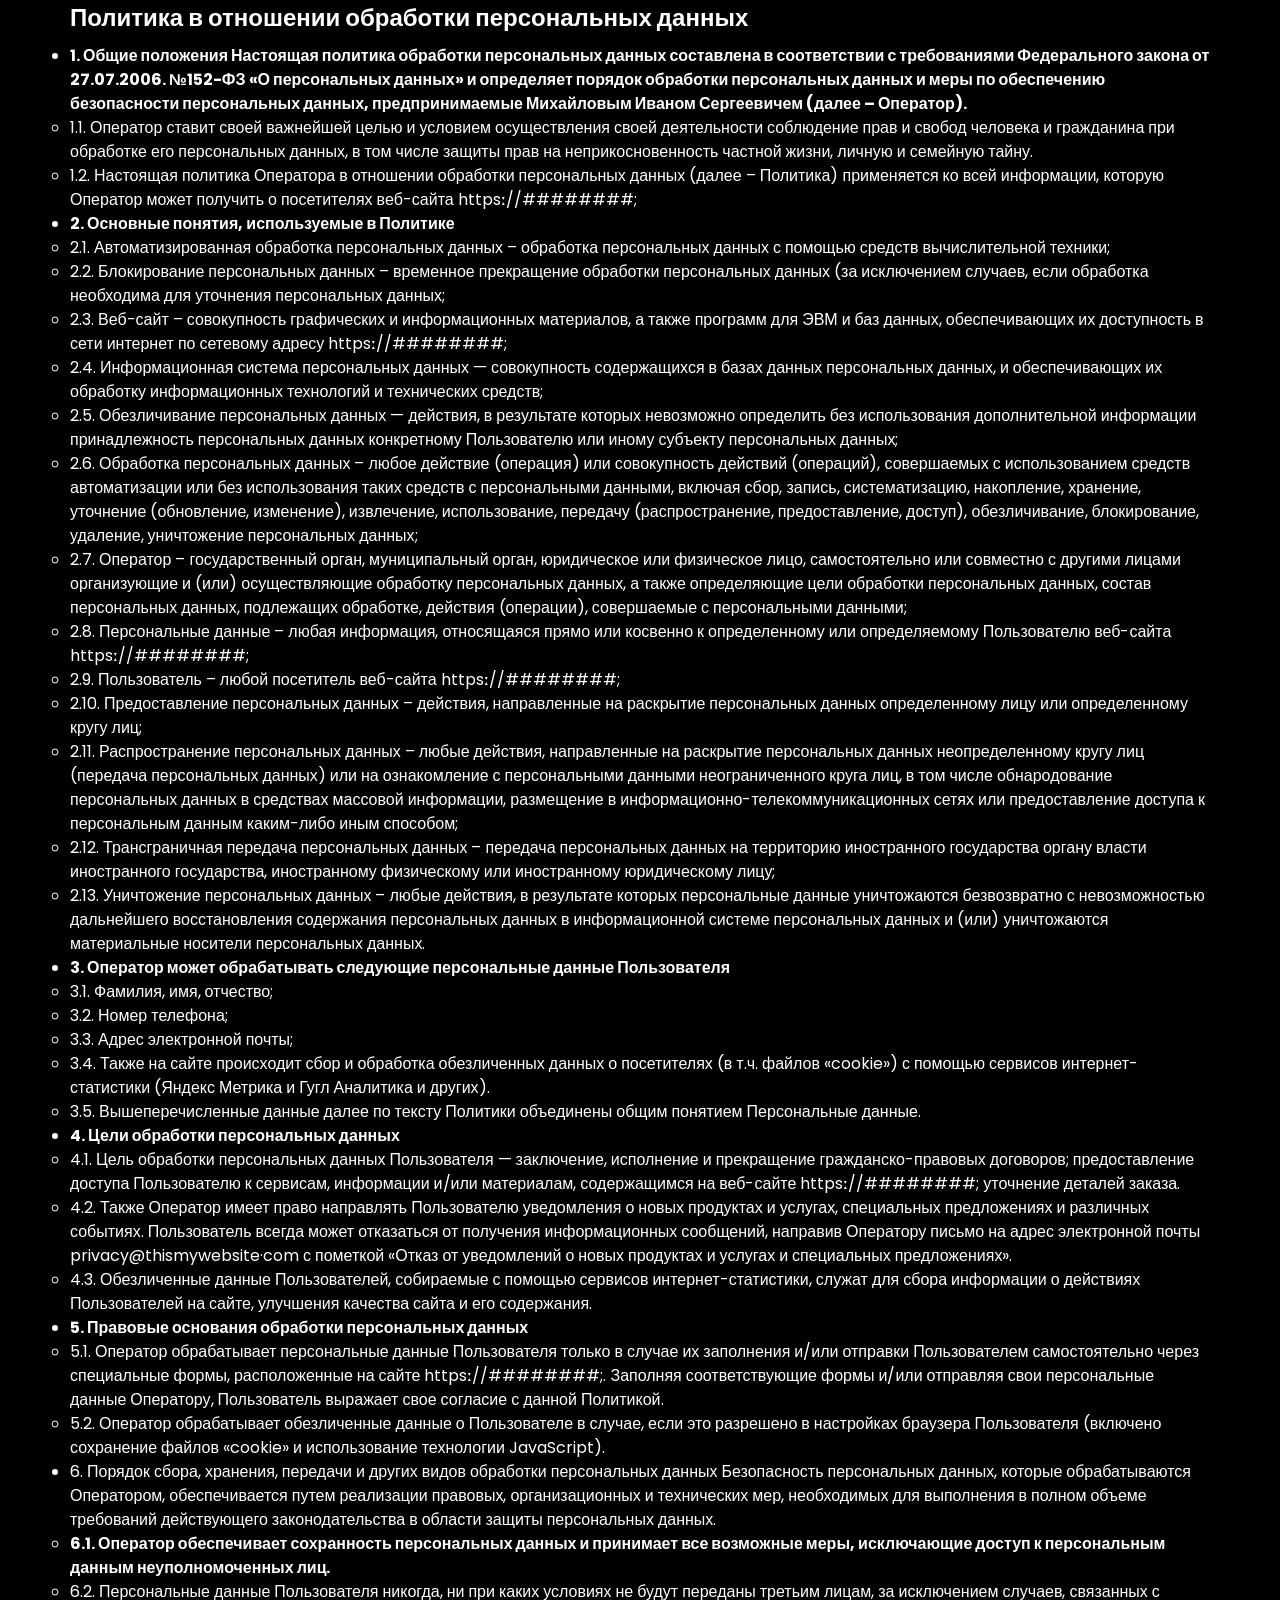
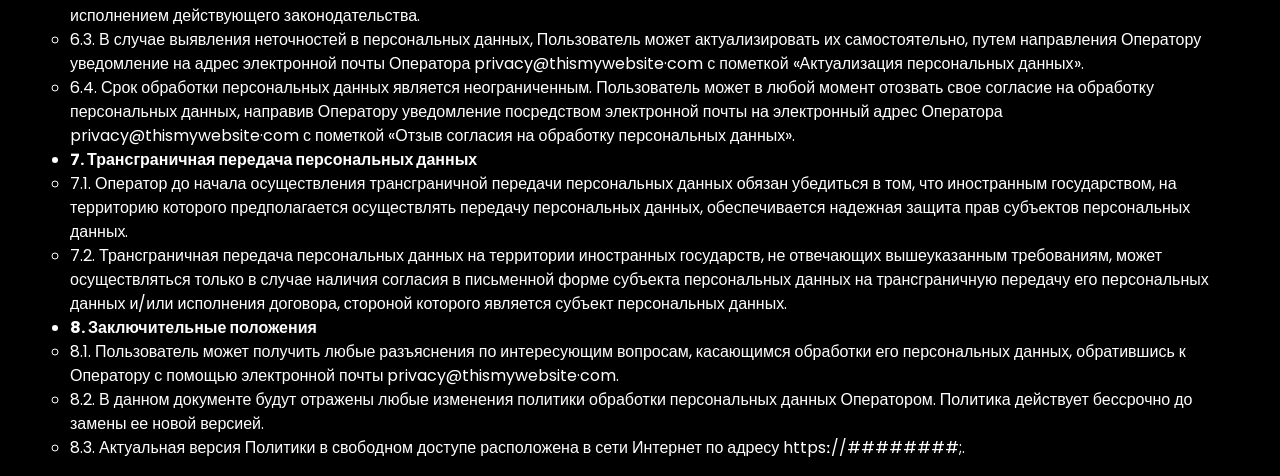
<file: policy.html>
<!DOCTYPE html><html lang="en"><head><meta charset="UTF-8"><meta name="viewport" content="width=device-width,initial-scale=1"><title>Политика конфиденциальности</title><link rel="stylesheet" href="./css/style.min.css"></head><body><section class="policy"><div class="container"><h2>Политика в отношении обработки персональных данных</h2><ul><li><b>1. Общие положения Настоящая политика обработки персональных данных составлена в соответствии с требованиями Федерального закона от 27.07.2006. №152-ФЗ «О персональных данных» и определяет порядок обработки персональных данных и меры по обеспечению безопасности персональных данных, предпринимаемые Михайловым Иваном Сергеевичем (далее – Оператор).</b><ul><li>1.1. Оператор ставит своей важнейшей целью и условием осуществления своей деятельности соблюдение прав и свобод человека и гражданина при обработке его персональных данных, в том числе защиты прав на неприкосновенность частной жизни, личную и семейную тайну.</li><li>1.2. Настоящая политика Оператора в отношении обработки персональных данных (далее – Политика) применяется ко всей информации, которую Оператор может получить о посетителях веб-сайта httpsː//########;</li></ul></li><li><b>2. Основные понятия, используемые в Политике</b><ul><li>2.1. Автоматизированная обработка персональных данных – обработка персональных данных с помощью средств вычислительной техники;</li><li>2.2. Блокирование персональных данных – временное прекращение обработки персональных данных (за исключением случаев, если обработка необходима для уточнения персональных данных;</li><li>2.3. Веб-сайт – совокупность графических и информационных материалов, а также программ для ЭВМ и баз данных, обеспечивающих их доступность в сети интернет по сетевому адресу httpsː//########;</li><li>2.4. Информационная система персональных данных — совокупность содержащихся в базах данных персональных данных, и обеспечивающих их обработку информационных технологий и технических средств;</li><li>2.5. Обезличивание персональных данных — действия, в результате которых невозможно определить без использования дополнительной информации принадлежность персональных данных конкретному Пользователю или иному субъекту персональных данных;</li><li>2.6. Обработка персональных данных – любое действие (операция) или совокупность действий (операций), совершаемых с использованием средств автоматизации или без использования таких средств с персональными данными, включая сбор, запись, систематизацию, накопление, хранение, уточнение (обновление, изменение), извлечение, использование, передачу (распространение, предоставление, доступ), обезличивание, блокирование, удаление, уничтожение персональных данных;</li><li>2.7. Оператор – государственный орган, муниципальный орган, юридическое или физическое лицо, самостоятельно или совместно с другими лицами организующие и (или) осуществляющие обработку персональных данных, а также определяющие цели обработки персональных данных, состав персональных данных, подлежащих обработке, действия (операции), совершаемые с персональными данными;</li><li>2.8. Персональные данные – любая информация, относящаяся прямо или косвенно к определенному или определяемому Пользователю веб-сайта httpsː//########;</li><li>2.9. Пользователь – любой посетитель веб-сайта httpsː//########;</li><li>2.10. Предоставление персональных данных – действия, направленные на раскрытие персональных данных определенному лицу или определенному кругу лиц;</li><li>2.11. Распространение персональных данных – любые действия, направленные на раскрытие персональных данных неопределенному кругу лиц (передача персональных данных) или на ознакомление с персональными данными неограниченного круга лиц, в том числе обнародование персональных данных в средствах массовой информации, размещение в информационно-телекоммуникационных сетях или предоставление доступа к персональным данным каким-либо иным способом;</li><li>2.12. Трансграничная передача персональных данных – передача персональных данных на территорию иностранного государства органу власти иностранного государства, иностранному физическому или иностранному юридическому лицу;</li><li>2.13. Уничтожение персональных данных – любые действия, в результате которых персональные данные уничтожаются безвозвратно с невозможностью дальнейшего восстановления содержания персональных данных в информационной системе персональных данных и (или) уничтожаются материальные носители персональных данных.</li></ul></li><li><b>3. Оператор может обрабатывать следующие персональные данные Пользователя</b><ul><li>3.1. Фамилия, имя, отчество;</li><li>3.2. Номер телефона;</li><li>3.3. Адрес электронной почты;</li><li>3.4. Также на сайте происходит сбор и обработка обезличенных данных о посетителях (в т.ч. файлов «cookie») с помощью сервисов интернет-статистики (Яндекс Метрика и Гугл Аналитика и других).</li><li>3.5. Вышеперечисленные данные далее по тексту Политики объединены общим понятием Персональные данные.</li></ul></li><li><b>4. Цели обработки персональных данных</b><ul><li>4.1. Цель обработки персональных данных Пользователя — заключение, исполнение и прекращение гражданско-правовых договоров; предоставление доступа Пользователю к сервисам, информации и/или материалам, содержащимся на веб-сайте httpsː//########; уточнение деталей заказа.</li><li>4.2. Также Оператор имеет право направлять Пользователю уведомления о новых продуктах и услугах, специальных предложениях и различных событиях. Пользователь всегда может отказаться от получения информационных сообщений, направив Оператору письмо на адрес электронной почты privacy@thismywebsite·com с пометкой «Отказ от уведомлений о новых продуктах и услугах и специальных предложениях».</li><li>4.3. Обезличенные данные Пользователей, собираемые с помощью сервисов интернет-статистики, служат для сбора информации о действиях Пользователей на сайте, улучшения качества сайта и его содержания.</li></ul></li><li><b>5. Правовые основания обработки персональных данных</b><ul><li>5.1. Оператор обрабатывает персональные данные Пользователя только в случае их заполнения и/или отправки Пользователем самостоятельно через специальные формы, расположенные на сайте httpsː//########;. Заполняя соответствующие формы и/или отправляя свои персональные данные Оператору, Пользователь выражает свое согласие с данной Политикой.</li><li>5.2. Оператор обрабатывает обезличенные данные о Пользователе в случае, если это разрешено в настройках браузера Пользователя (включено сохранение файлов «cookie» и использование технологии JavaScript).</li></ul></li><li>6. Порядок сбора, хранения, передачи и других видов обработки персональных данных Безопасность персональных данных, которые обрабатываются Оператором, обеспечивается путем реализации правовых, организационных и технических мер, необходимых для выполнения в полном объеме требований действующего законодательства в области защиты персональных данных.<ul><li><b>6.1. Оператор обеспечивает сохранность персональных данных и принимает все возможные меры, исключающие доступ к персональным данным неуполномоченных лиц.</b></li><li>6.2. Персональные данные Пользователя никогда, ни при каких условиях не будут переданы третьим лицам, за исключением случаев, связанных с исполнением действующего законодательства.</li><li>6.3. В случае выявления неточностей в персональных данных, Пользователь может актуализировать их самостоятельно, путем направления Оператору уведомление на адрес электронной почты Оператора privacy@thismywebsite·com с пометкой «Актуализация персональных данных».</li><li>6.4. Срок обработки персональных данных является неограниченным. Пользователь может в любой момент отозвать свое согласие на обработку персональных данных, направив Оператору уведомление посредством электронной почты на электронный адрес Оператора privacy@thismywebsite·com с пометкой «Отзыв согласия на обработку персональных данных».</li></ul></li><li><b>7. Трансграничная передача персональных данных</b><ul><li>7.1. Оператор до начала осуществления трансграничной передачи персональных данных обязан убедиться в том, что иностранным государством, на территорию которого предполагается осуществлять передачу персональных данных, обеспечивается надежная защита прав субъектов персональных данных.</li><li>7.2. Трансграничная передача персональных данных на территории иностранных государств, не отвечающих вышеуказанным требованиям, может осуществляться только в случае наличия согласия в письменной форме субъекта персональных данных на трансграничную передачу его персональных данных и/или исполнения договора, стороной которого является субъект персональных данных.</li></ul></li><li><b>8. Заключительные положения</b><ul><li>8.1. Пользователь может получить любые разъяснения по интересующим вопросам, касающимся обработки его персональных данных, обратившись к Оператору с помощью электронной почты privacy@thismywebsite·com.</li><li>8.2. В данном документе будут отражены любые изменения политики обработки персональных данных Оператором. Политика действует бессрочно до замены ее новой версией.</li><li>8.3. Актуальная версия Политики в свободном доступе расположена в сети Интернет по адресу httpsː//########;.</li></ul></li></ul></div></section></body></html>
</file>
<file: style.css>
* {
    box-sizing: border-box;
    margin: 0;
    padding: 0;
}

body {
    font-family: 'Arial', sans-serif;
    background-color: #f7f7f7;
    display: flex;
    justify-content: center;
    align-items: center;
    height: 100vh;
    margin: 0;
}

.container {
    background-color: #fff;
    padding: 20px;
    border-radius: 10px;
    box-shadow: 0 4px 8px rgba(0, 0, 0, 0.1);
    width: 100%;
    max-width: 500px;
}

h1 {
    text-align: center;
    margin-bottom: 20px;
    font-size: 24px;
    color: #333;
}

label {
    font-size: 16px;
    margin-top: 10px;
    color: #555;
    margin-bottom: 10px;
}

input, button, textarea {
    width: 100%;
    padding: 10px;
    margin-top: 5px;
    font-size: 16px;
    border-radius: 5px;
    border: 1px solid #ddd;
    background-color: #f4f4f4;
}

input[type="range"] {
    width: 100%;
    margin-top: 10px;
}

button {
    background-color: #4CAF50;
    color: white;
    font-size: 18px;
    cursor: pointer;
    border: none;
    margin-top: 15px;
}

button:hover {
    background-color: #45a049;
}

.result {
    margin-top: 20px;
}

textarea {
    height: 120px;
    resize: none;
    background-color: #f9f9f9;
    border: 1px solid #ddd;
    font-family: monospace;
    color: #333;
}

#hash-length-value {
    font-weight: bold;
    color: #333;
}

#password-form div {
    margin-bottom: 14px;
}
</file>
<file: works/provodnik/css/fontello.css>
@font-face {
  font-family: 'fontello';
  src: url('../font/fontello.eot?83639739');
  src: url('../font/fontello.eot?83639739#iefix') format('embedded-opentype'),
       url('../font/fontello.woff2?83639739') format('woff2'),
       url('../font/fontello.woff?83639739') format('woff'),
       url('../font/fontello.ttf?83639739') format('truetype'),
       url('../font/fontello.svg?83639739#fontello') format('svg');
  font-weight: normal;
  font-style: normal;
}
/* Chrome hack: SVG is rendered more smooth in Windozze. 100% magic, uncomment if you need it. */
/* Note, that will break hinting! In other OS-es font will be not as sharp as it could be */
/*
@media screen and (-webkit-min-device-pixel-ratio:0) {
  @font-face {
    font-family: 'fontello';
    src: url('../font/fontello.svg?83639739#fontello') format('svg');
  }
}
*/
 
 [class^="icon-"]:before, [class*=" icon-"]:before {
  font-family: "fontello";
  font-style: normal;
  font-weight: normal;
  speak: never;
 
  display: inline-block;
  text-decoration: inherit;
  width: 1em;
  margin-right: .2em;
  text-align: center;
  /* opacity: .8; */
 
  /* For safety - reset parent styles, that can break glyph codes*/
  font-variant: normal;
  text-transform: none;
 
  /* fix buttons height, for twitter bootstrap */
  line-height: 1em;
 
  /* Animation center compensation - margins should be symmetric */
  /* remove if not needed */
  margin-left: .2em;
 
  /* you can be more comfortable with increased icons size */
  /* font-size: 120%; */
 
  /* Font smoothing. That was taken from TWBS */
  -webkit-font-smoothing: antialiased;
  -moz-osx-font-smoothing: grayscale;
 
  /* Uncomment for 3D effect */
  /* text-shadow: 1px 1px 1px rgba(127, 127, 127, 0.3); */
}
 
.icon-location:before { content: '\e800'; } /* '' */
.icon-phone:before { content: '\e801'; } /* '' */
.icon-triangle:before { content: '\e802'; } /* '' */
.icon-express:before { content: '\e803'; } /* '' */
.icon-ali:before { content: '\e804'; } /* '' */
.icon-label:before { content: '\e805'; } /* '' */
.icon-c:before { content: '\e806'; } /* '' */
[class^="icon-"]:after, [class*=" icon-"]::after {
  font-family: "fontello";
  font-style: normal;
  font-weight: normal;
  speak: never;
 
  display: inline-block;
  text-decoration: inherit;
  width: 1em;
  margin-right: .2em;
  text-align: center;
  /* opacity: .8; */
 
  /* For safety - reset parent styles, that can break glyph codes*/
  font-variant: normal;
  text-transform: none;
 
  /* fix buttons height, for twitter bootstrap */
  line-height: 1em;
 
  /* Animation center compensation - margins should be symmetric */
  /* remove if not needed */
  margin-left: .2em;
 
  /* you can be more comfortable with increased icons size */
  /* font-size: 120%; */
 
  /* Font smoothing. That was taken from TWBS */
  -webkit-font-smoothing: antialiased;
  -moz-osx-font-smoothing: grayscale;
 
  /* Uncomment for 3D effect */
  /* text-shadow: 1px 1px 1px rgba(127, 127, 127, 0.3); */
}
.icon-label:after { content: '\e805'; } /* '' */
</file>
<file: works/provodnik/css/intro.css>
html{
    font-size: 16px;
}
body{
    min-width: 320px;
    font-family: "Roboto";
}
.container{
    box-sizing: border-box;
    max-width: 1180px;
    padding: 0 5px;
    margin: 0 auto;
    position: relative;
    z-index: 10;
}
.intro{
    background: url(../img/intro-bg.jpg) center center/cover no-repeat;
    position: relative;
    overflow:  hidden;
    padding: 14px 0 166px 0;
}
.intro::before{
    content:'';
    display: block;
    height: 616px;
    width: 616px;
    background: url(../img/target.png) center no-repeat;
    position: absolute;
    top: 52px;
    left: 56.4%;
    z-index: 0;
}
.intro::after{
    content:'';
    display: block;
    height: 550px;
    width: 823px;
    background: url(../img/girl.png) no-repeat;
    position: absolute;
    bottom: 0px;
    left: 26.4%;
    z-index: 0;
}
.intro__header{
    display: flex;
    justify-content: space-between;
    
}
.intro__logo-text{
    font-family: "Roboto Condensed";
    font-weight: 700;
    font-size: 3rem;
    line-height: 3.9375rem;
    text-transform: uppercase;
    color: #000000;
    text-decoration: none;
}
.intro__logo{
    transition: transform 0.2s;
}
.intro__logo:hover{
    transform: scale(1.05);
}
.intro__logo:active{
    transform: scale(1);
}
.menu__list{
    display: flex;
    list-style: none;
    margin: 0;
    padding: 0;
}
.intro__menu-list{
    margin-top: 10px;
}
.menu__item{
    margin-right: 30px;
    max-width: 100%;
}
.menu__item:last-child{
    margin-right: 0;
}
.menu__link{
    font-family: "Roboto Condensed";
    font-weight: 700;
    font-size: 1rem;
    line-height: 1.3125rem;
    color: #000000;
    text-decoration: none;
    text-transform: uppercase;
}
.menu__link:hover{
    border-top: 2px solid black;
    border-bottom: 2px solid black;
}
.menu__item:active{
    transform: scale(0.9);
}
.contacts{
    display: flex;
    justify-content: flex-end;
}
.intro__contacts{
    margin-top: 12px;
}
.contacts__btn{
    padding: 0;
    color: #FFFFFF;
    background: #000000;
    border: 0;
    border-radius: 6px;
    width: 168px;
    height: 40px;
    font-family: "Roboto Condensed";
    font-weight: 700;
    font-size: 1.125rem;
    line-height: 1.3125rem;
    cursor: pointer;
    position: relative;
    box-sizing: content-box;
    background-clip: content-box;
    border-right: 10px solid transparent;
    outline: none;
    box-shadow: -25px 16px 30px rgba(69, 90, 100, 0.4);
    transition: transform 0.2s;
}
.contacts__btn::before{
    color: #000;
    font-size: 80px;
    position: absolute;
    top: -10px;
    right: -60px;
}
.contacts__btn:hover{
    transform: scale(1.05);
}
.contacts__btn:active{
    transform: scale(1);
}
.intro__contacts-btn{
    margin-left: 70px;
}
.intro__communications{
    margin-left: 73px;  
}
.contacts__phone{
    font-weight: 700;
    font-size: 1.5rem;
    line-height: 1.75rem;
    color: #000000;
    text-decoration: none;
    display: block;
    transition: transform 0.3s;
}
.contacts__phone:hover{
    transform: translateY(-5px);
}
.contacts__phone::before{
    margin-right: 10px;
}
.contacts__email{
    font-style: normal;
    font-weight: normal;
    font-size: 0.875rem;
    line-height: 1rem;
    color: #000000;
    margin-top: 8px;
    text-decoration: none;
    display: inline-block;
    margin-left: 40px;
    transition: transform 0.2s;
}
.contacts__email:hover{
    transform: scale(1.1);
}
.contacts__email:active{
    transform: scale(1)
}
.contacts__location{
    font-size: 0.875rem;
    line-height: 1.1875rem;
    color: #000000;
    text-decoration: none;
    transition: transform 0.3s;
}
.contacts__location:hover{
    transform: translateY(-5px);
}
.contacts__location::before{
    margin-right: 10px;
}
.contacts__location::before{
    font-size: 1.25rem;
    line-height: 0;
    margin-right: 15px;
}
.intro__offer{
    margin-top: 93px;
    max-width: 568px;
    position: relative;
}
.offer-text{
    font-weight: 700;
    font-size: 3.375rem;
    line-height: 4.125rem;
    text-transform: uppercase;
    color: #FFFFFF;
    display: block;
}
.intro__offer-text{
    width: 404px;
    margin-left: auto;
}
.intro__offer-descr{
    width: 455px;
    display: flex;
    position: absolute;
    top: 40px;
    left: -12px;
}
.icon-ali{
    color: #fff;
    font-size: 78px;
}
.icon-express{
    font-size: 6rem;
    color: #E43225;
    display: block;
    margin-top: 9px;
}
.intro__title{
    margin-top: 112px;
    max-width: 362px;
    font-family: "Roboto Condensed";
    font-style: normal;
    font-weight: normal;
    font-size: 1.375rem;
    line-height: 1.625rem;
    color: #000000;
    margin-bottom: 0;
}
.intro__offer-btn{
    margin-top: 30px;
    width: 256px;
}
.btn{
    padding: 0;
    height: 60px;
    border: 0;
    background: #000000;
    border-radius: 6px;
    font-family: "Roboto Condensed";
    font-weight: 700;
    font-size: 1.5rem;
    line-height: 1.75rem;
    color: #FFFFFF;
    position: relative;
    box-sizing: content-box;
    background-clip: content-box;
    border-right: 15px solid transparent;
    outline: none;
    cursor: pointer;
    box-shadow: -25px 16px 30px rgba(69, 90, 100, 0.4);
    transition: transform 0.3s;
}
.btn:hover{
    transform: scale(1.05);
}
.btn:active{
    transform: scale(1);
}
.btn::before{
    color: #000;
    font-size: 7.625rem;
    position: absolute;
    top: 45px;
    right: -92px;
    line-height: 0;
}
.hamburger{
    height: 4px;
    width: 24px;
    background-color: orange;
    background-clip: content-box;
    border-top: 7px solid transparent;
    border-bottom: 7px solid transparent;
    display: none;
}
.hamburger::before{
    content:'';
    height: 4px;
    width: 24px;
    background-color: orange;
    display: block;
    position: relative;
    top: -7px;
}
.hamburger::after{
    content:'';
    height: 4px;
    width: 24px;
    background-color: orange;
    display: block;
    position: relative;
    top: 3px;

}
@media ( max-width: 1110px ){
    .intro{
        padding-top: 0;
    }
    .intro__header{
        justify-content: space-around;
        align-items: center;
        margin-top: 0;
    }
    .menu__item{
        margin-right: 13px;
    }
    .menu__link{
        font-size: 0.9375rem;
        text-transform: none;
    }
    .intro__logo-text{
        font-size: 1.75rem;
    }
    .intro__contacts{
        justify-content: center;
        align-items: center;
    }
    .intro::after{
        left: 50%;
        transform: translate(-70%);
    }
    .intro::before{
        left: 50%;
    }
    .contacts__phone{
        font-size: 1.25rem;
    }
} 
@media ( max-width: 768px ){
    .intro__menu-list, .contacts__email, .contacts__number, .contacts__address{
        display: none;
    }
    .intro::before{
        transform: scale(0.3) translate(-10%);
        top: 40%;
        left: 35%; 
    }
    .hamburger{
        display: block;
    }
    .intro__header{
        justify-content: space-between;
    }
    .container-intro{
        padding: 0 24px;
    }
    .intro__contacts-btn{
        margin-left: 0;
        font-size: 0.875rem;
        height: 30px;
        width: 130px;
        border-right: 7px solid transparent;
    }
    .intro__contacts-btn::before{
        font-size: 3.8125rem;
        top: -8px;
        left: 91px;
    }
    .intro__communications{
        margin-left: 0;
    }
    .intro__contacts{
        justify-content: flex-end;
    }
    .intro__offer{
        max-width: 100%;
    }
    .intro__offer-text{
        text-align: center;
        display: block;
        margin: 0 auto;
    }
    .intro__title{
        text-align: center;
        font-size: 1.75rem;
        margin: 0 auto;
        margin-top: 90px;
    }
    .contacts__phone::before{
        font-size: 1.5625rem;
        margin-right: 20px;
    }
}
@media ( max-width: 480px ){
    .intro{
        padding-bottom: 125px;
    }
    .intro::before{
        display: none;
    }
    .icon-ali{
        font-size: 3.375rem;
    }
    .icon-express{
        font-size: 3.75rem;
    }
    .offer-text{
        font-size: 1.875rem;
    }
}
</file>
<file: works/provodnik/css/options.css>
.options{
   padding-top: 101px;
}
.options__wrapper{
    display: flex;
}
.options__situation{
    box-sizing: border-box;
    width: 50%;
    padding-right: 9px;
    position: relative;
}
.situation__wrapper{
    border-right: 1px solid black;
}
.situation__pic{
    display: block;
    max-width: 100%;
    margin-left: auto;
}
.situation__text{
    padding-bottom: 93px;
}
.situation__descr{
    margin: 54px 80px 0 auto;
    max-width: 396px;
    font-size: 1.125rem;
    line-height: 1.75rem;
}
.options__solution{
    width: 50%;
    position: relative;
}
.solution__title{
    display: block;
    margin: 88px 0 0 277px;
    font-weight: 500;
    font-size: 1rem;
    line-height: 1.75rem;
}
.solution__number{
    margin-left: 109px;
    position: relative;
}
.solution__number::before{
    content:'№';
    width: 33px;
    height: 33px;
    border-radius: 50%;
    display: flex;
    justify-content: center;
    align-items: center;
    background-color: #000;
    color: #fff;
    position: absolute;
    top: 20px;
    left: 2px;
    font-size: 1.125rem;
    font-weight: 700;
}
.solution__number::after{
    content:"1";
    display: block;
    font-family: "Roboto Condensed";
    font-weight: 700;
    font-size: 9rem;
    position: absolute;
    top: -32px;
    left: 54px;
}
.solution__item-first{
    display: flex;
    align-items: center;
    margin-top: 8px;
}
.solution__descr{
    margin: 0;
    margin-left: 44px;
    max-width: 303px;
    font-size: 0.875rem;
    line-height: 1.25rem;
}
.solution__item-second{
    display: flex;
    margin-top: 67px;
}
.solution__number-second{
   margin-top: 10px;
}
.solution__number-second::after{
    content:"2";
}
.situation::before{
    content:'Ситуация';
    width: 131px;
    height: 40px;
    background: url(../img/label.svg);
    color: #fff;
    display: flex;
    align-items: center;
    justify-content: center;
    position: absolute;
    top: 20px;
    font-weight: 700;
    font-size: 1.125rem;
}
.solution::before{
    content:'Решение';
    width: 131px;
    height: 40px;
    background: url(../img/label.svg);
    color: #fff;
    display: flex;
    align-items: center;
    justify-content: center;
    position: absolute;
    top: 20px;
    left: 110px;
    font-weight: 700;
    font-size: 18px;
}
.solution::after{
    content:'ИЛИ';
    width: 131px;
    height: 40px;
    background: url(../img/label.svg);
    color: #fff;
    display: none;
    align-items: center;
    justify-content: center;
    position: absolute;
    top: 170px;
    left: 50%;
    font-weight: 700;
    font-size: 1.125rem;
    transform: scale(0.7) translate(-80%);
}
@media ( max-width: 1110px ){
    .solution__number{
        margin: 0 auto;
    }
    .solution__descr{
        margin-left: 5px;
    }
    .solution__title{
        width: 130px;
        margin: 70px auto 0;
        text-align: center;
    }
}
@media ( max-width: 768px ){
    .options{
        padding-top: 60px;
    }
    .solution__item-second{
        margin-top: 0;
    }
    .solution__number{
        display: none;
    }
    .situation__descr, .solution__text{
        margin: 0 auto;
    }
    .situation::before{
        top: -50px;
        left: 50%;
        transform: translate(-50%);
    }
    .solution::before{
        top: -50px;
        left: 50%;
        transform: translate(-50%);
    }
    .solution__title{
        font-size: 1.125rem;
        font-weight: 700;
        margin-top: 0;
    }
    .situation__text{
        margin-top: 35px;
        text-align: center;
    }
    .solution__descr{
        margin: 20px 0 40px 0;
        text-align: center;
        max-width: 295px;
    }
    .solution::after{
        display: flex;
    }
}
@media ( max-width: 480px ){
    .options__wrapper{
        flex-direction: column;
    }
    .options__situation, .options__solution{
        width: 100%;
        padding: 0;
    }
    .situation__wrapper{
        border: none;
    }
    .situation__img{
        display: none;
    }
    .situation__text{
        margin-top: 10px;
        padding-bottom: 70px;
    }
}
</file>
<file: works/provodnik/css/profit.css>
.profit{
    background: #7224EA;
    position: relative;
    padding: 70px 0 80px 0;
    box-sizing: border-box;
    overflow:  hidden;
}
.profit::after{
    content:'';
    height: 664px;
    width: 781px;
    background: url(../img/hand.png) center center no-repeat;
    display: block;
    position: absolute;
    bottom: 0;
    left: 51%;
    z-index: 0;
}
.profit__title{
    color: #FFFFFF;
    max-width: 470px;
}
.title{
    font-weight: 700;
    font-size: 2rem;
    line-height: 2.625rem;
    margin: 0;
}
.profit__list{
    display: flex;
    flex-wrap: wrap;
    list-style: none;
    margin: 0;
    padding: 0;
    margin-top: 30px;
}
.profit__item{
    width: 374px;
    min-height: 120px;
    background-color: #fff;
    margin-right: 22px;
    margin-top: 47px;
    display: flex;
    box-sizing: border-box;
}
.profit__text{
    display: block;
    max-width: 250px;
    font-size: 1rem;
    line-height: 1.25rem;
    margin-top: 34px;
    margin-left: 20px;
}
.profit__icon{
    width: 40px;
    height: 40px;
    margin-top: 40px;
    margin-left: 35px;
}
.profit__item:nth-child(4) .profit__text{
    margin-left: 20px;
    margin-top: 25px;
    max-width: 240px;
}
.profit__btn{
    background-color:#FF5900;
    width: 298px;
    margin-top: 62px;
}
.profit__btn::before{
    left: 220px;
    top: 45px;
    color: #FF5900;
}
@media ( max-width: 810px ){
    .profit{
        padding: 30px 0;
    }
    .profit__title{
        margin: 0 auto;
        text-align: center;
    }
    .profit__list{
        margin: 0 auto;
        max-width: 374px;
        display: block;
    }
    .profit__item{
        max-width: 100%;
        margin-top: 20px;
    }
    .profit__btn{
        width: 248px;
        margin-top: 40px;
    }
    .profit__btn::before{
        left: 170px;
        top: 45px;
        color: #FF5900;
    }
    .profit::after{
        left: 50%;
        transform: translate(-50%);
    }
}
</file>
<file: works/provodnik/css/why.css>
.why{
    padding: 75px 0 100px 0;
}

.why__content{
    display: flex;
    margin-top: 78px;
}

.why__single{
    width: 50%;
}

.why__partners{
    width: 50%;
    border-left: 1px solid #000;
    padding-bottom: 92px;
}

.single__label{
    width: 202px;
    height: 40px;
    background-image: url(../img/label-single.svg);
    font-weight: 700;
    font-size: 1.125rem;
    line-height: 1.3125rem;
    color: #FFFFFF;
    display: flex;
    align-items: center;
    justify-content: center;
    margin-left: 99px;
}

.single__list{
    list-style: none;
    padding: 0;
    margin-top: 45px;
    margin-left: 131px;
}

.single__item{
    font-size: 0.875rem;
    min-height: 52px;
    line-height: 1.25rem;
    max-width: 320px;
    margin-bottom: 17px;
    position: relative;
}

.single__item::before{
    content:'';
    display: block;
    width: 8px;
    height: 8px;
    background-color: #000;
    border-radius: 50%;
    position: absolute;
    left: -32px;
    top: 6px;
}

.single__item--bold span{
    font-weight: 700;
    display: block;
    padding-left: 5px;
}

.single__img{
    display: block;
    margin-top: 53px;
    
}

.single__pic{
    display: block;
    margin-left: auto;
    max-width: 100%;
}

.partners__label{
    width: 378px;
    height: 40px;
    background: #651FFF;
    display: flex;
    align-items: center;
    justify-content: center;
    font-weight: 700;
    font-size: 1.125rem;
    line-height: 1.3125rem;
    color: #FFFFFF;
    margin-left: 61px;
    position: relative;
    background-clip: content-box;
    border-left: 5px solid transparent;
    border-right: 5px solid transparent;
}

.partners__label::after{
    display: block;
    position: absolute;
    font-size: 2.5rem;
    color: #651FFF;
    right: -29px;
    transform: rotate(180deg);
}

.partners__label::before{
    display: block;
    position: absolute;
    font-size: 2.5rem;
    color: #651FFF;
    left: -29px;
    
}

.partners__list{
    display: flex;
    flex-wrap: wrap;
    list-style: none;
    padding: 0;
    margin: 0;
    margin-left: 108px;
    margin-top: 43px;
}

.partners__item{
    width: 198px;
    min-height: 38px;
    position: relative;
    font-size: 0.875rem;
    line-height: 1.125rem;
    margin-right: 93px;
    margin-bottom: 57px;
    display: flex;
    align-items: center;
}

.partners__item:nth-child(even){
    margin-right: 0;
    max-width: 155px;
}

.partners__item:last-child{
    margin-bottom: 0;
}

.partners__item::before{
    content:'';
    display: block;
    width: 12px;
    height: 12px;
    background-color: #651FFF;
    border-radius: 50%;
    border: 7px solid #FCBF14;
    padding: 4px;
    background-clip: content-box;
    position: absolute;
    left: -47px;
    top: 2px;
}

.partners__bonus{
    margin-top: 108px;
    margin-left: 61px;
    display: flex;
}

.partners__descr{
    font-weight: 700;
    font-size: 1.125rem;
    line-height: 1.5rem;
    margin-left: 20px;
    margin-top: 10px;
    max-width: 333px;
}

.why__btn{
    margin-top: 60px;
    margin-left: 52px;
    width: 326px;
}

.why__btn::before{
    left: 248px;
}

.target{
    padding: 47px 0 60px 0;
    background: #7224EA;
    box-shadow: 0px 6px 12px rgba(0, 0, 0, 0.14), 0px 16px 24px rgba(0, 0, 0, 0.08);
}

.target__title{
    color: #fff;
    line-height: 2.875rem;
}

.target__content{
    display: flex;
}

.target__store{
    display: flex;
    width: 50%;
    margin-top: 48px;
}

.target__factory{
    display: flex;
    width: 50%;
    margin-top: 57px;
    margin-left: 20px;
}

.target__img{
    min-width: 80px;
    height: 80px;
    border: 2px solid #fff;
    border-radius: 50%;
    display: flex;
    align-items: center;
    justify-content: center;
    box-sizing: border-box;
}

.target__text{
    margin-left: 20px;
    margin-top: 5px;
}

.target__subtitle{
    font-weight: 700;
    font-size: 1.125rem;
    line-height: 1.3125rem;
    color: #FFFFFF;
}

.target__descr{
    font-size: 0.875rem;
    line-height: 1rem;
    color: #FFFFFF;
    max-width: 347px;
    margin: 0;
    margin-top: 13px;
}

.target__descr--width{
    max-width: 280px; 
}
@media ( max-width: 1100px){
    .partners__label{
        margin: 0 auto;
        width: 276px;
        font-size: 0.875rem;
    }
    .why__btn{
        margin-left: 10px;
        width: 230px;
    }
    .why__btn::before{
        left: 151px;
    }
    .partners__item{
        margin-bottom: 20px;
    }
    .partners__bonus{
        margin-top: 50px;
    }
    .single__img{
        margin-top: 70px;
    }
    .single__item{
        margin-bottom: 30px;
    }
    .target__factory{
        margin-left: 0;
    }
}
@media (max-width: 768px){
    .why{
        padding-bottom: 0;
    }
    .why__content{
        flex-direction: column;
        margin-top: 50px;
    }
    .why__partners{
        padding-bottom: 30px;
        border: none;
    }
    .why__title{
        max-width: 100%;
        text-align: center;
    }
    .single{
        width: 100%;
    }
    .partners{
        width: 100%;
    }
    .single__label{
        margin: 0 auto;
    }
    .single__item::before{
        display: none;
    }
    .single__list{
        margin: 0 auto;
    }
    .single__item{
        margin: 0 auto;
        text-align: center;
        margin-top: 30px;
        font-size: 0.875rem;
        border: 1px solid red;
    }
    .single__img{
        display: none;
    }
    .partners__label{
        margin-top: 50px;
    }
    .partners__list{
        margin: 0 auto;
        display: flex;
        flex-direction: column;
    }
    .partners__item:nth-child(1n+1){
        margin: 0 auto;
        margin-top: 20px;
        max-width: 100%;
    }
    .target__content{
        flex-direction: column;
        align-items: center;
    }
    .target__factory, .target__store{
        width: 75%;
        margin: 0 auto;
        margin-top: 40px;
    }
    .target__title{
        text-align: center;
        width: 100%;
    }
}
@media ( max-width: 480px ){
    .partners__bonus{
        margin-left: 0;
    }
    .target__text{
        margin-left: 10px;
    }
    .target__factory, .target__store{
        width: 100%;
    }
}
</file>
<file: works/provodnik/css/process.css>
.process{
    background: url(../img/human-process.png) 51% 100% no-repeat, #F5F5F5;
    padding: 70px 0 162px 0;
    box-sizing: border-box;
}
.process__wrapper{
    display: flex;
    justify-content: space-between;
    flex-wrap: wrap;
    list-style: none;
}
.process__item{
    display: flex;
    align-items: center;
    min-width: 400px;
    max-height: 100px;
}
.process__descr{
    font-size: 1rem;
    line-height: 1.25rem;
    margin: 0;
}
.process__num{
    width: 62px;
    height: 62px;
    box-sizing: border-box;
    background-clip: content-box;
    background-color: #651FFF;
    border: 7px solid #FDBF0F;
    border-radius: 50%;
    padding: 4px;
    font-family: "Roboto Condensed";
    font-weight: 700;
    font-size: 1.5rem;
    line-height: 1.75rem;
    display: flex;
    align-items: center;
    justify-content: center;
    color: #FFFFFF;
}
.process__item:nth-child(1){
    order: 3;
    margin-top: 213px;
    margin-left: 106px;
}
.process__item:nth-child(2){
    order: 1;
    margin-top: 154px;
    margin-left: 27px;
}
.process__item:nth-child(3){
    order: 2;
    margin-right: 105px;
    margin-top: 33px;
}
.process__item:nth-child(4){
    order: 4;
    margin-top: 48px;
    min-width: 350px;
}
.process__item:nth-child(1) .process__descr{
    order: -1;
    text-align: right;
    margin-right: 16px;
}
.process__item:nth-child(2) .process__descr{
    order: -1;
    text-align: right;
    margin-right: 22px;
}
.process__item:nth-child(3) .process__descr{
    margin-left: 40px;
    margin-top: 10px;
}
.process__item:nth-child(4) .process__descr{
    margin-left: 16px;
    margin-top: 13px;
}
@media (max-width: 1100px){
    .process{
        padding-top: 50px;
        padding-bottom: 50px;
        background: #F5F5F5;
    }
    .process__title{
        text-align: center;
    }
    .process__wrapper .process__item{
       order: 0;
       margin: 0;
       margin-top: 50px;
    }
    .process__wrapper{
        flex-direction: column;
        margin: 0 auto;
        max-width: 320px;
    }
    .process__wrapper .process__item .process__descr{
        font-weight: 700;
        font-size: 1.125rem;
        text-align: left;
        order: 0;
        margin: 0;
        margin-left: 20px;
    }
}
@media (max-width: 768px){
    .process__wrapper{
        min-width: 100%;
    }
    .process__wrapper .process__item{
        min-width: 100%;
    }
    .process__num{
        min-width: 60px;
    }
}
</file>
<file: works/provodnik/css/result.css>
.result{
    padding: 71px 0 43px 0;
}
.result__title{
    max-width: 500px;
}
.result__content{
    margin-top: 102px;
    border: 1px solid rgba(229, 229, 229, 0.6);
    box-sizing: border-box;
    box-shadow: 0px 6px 12px rgba(0, 0, 0, 0.14), 0px 16px 24px rgba(0, 0, 0, 0.08);
    padding: 55px 40px 48px 101px;
    display: flex; 
    position: relative;
    background-color: #fff;
}
.result__content::after{
    content:'';
    width: 413px;
    height: 478px;
    font-weight: 700;
    font-size: 1.125rem;
    color: #FFFFFF;
    display: flex;
    align-items: center;
    justify-content: center;
    background: url(../img/pack.png);
    position: absolute;
    bottom: 140px;
    right: 58px;
    z-index: -1;
}
.result__content::before{
    content:'Кейс';
    min-width: 97px;
    height: 40px;
    font-weight: 700;
    font-size: 1.125rem;
    color: #FFFFFF;
    display: flex;
    align-items: center;
    justify-content: center;
    background: url(../img/label-result.svg);
    position: absolute;
    top: -21px;
    left: 33px;
}
.result__logo{
    margin-top: 100px;
}
.result__text{
    margin-left: 106px;
}
.result__subtitle{
    font-size: 2.25rem;
}
.result__descr{
    font-size: 1rem;
    line-height: 1.5rem;
    margin: 0;
    max-width: 700px;
    margin-top: 16px;
}
.result__stats{
    display: flex;
    margin-top: 70px;
}
.result__stats>div{
    display: flex;
    align-items: center;
    
}
.result__views{
    margin-left: 58px;
}
.result__num{
    font-weight: 700;
    font-size: 3rem;
    line-height: 3.5rem;
    padding-left: 55px;
    position: relative;
}
.result__num::before{
    content:'';
    display: block;
    width: 12px;
    height: 12px;
    background-color: #651FFF;
    border-radius: 50%;
    border: 7px solid #FCBF14;
    padding: 4px;
    background-clip: content-box;
    position: absolute;
    right: 197px;
    top: 10px;

}
.result__value{
    max-width: 100px;
    margin-left: 17px;
    display: block;
}
.indication-list{
    display: flex;
    margin: 0 auto;
    max-width: 72px;
    margin-top: 50px;
}
.indication-item{
    width: 8px;
    height: 8px;
    background-color: #000;
    border-radius: 50%;
    margin-right: 14px;
    
}
.indication-item:last-child{
    margin-right: 0;
}
.indication-item--active{
    background-color: #FDBF0F;
    box-shadow: 0 0 0 2px #FDBF0F;
}
@media (max-width: 1124px){
    .result__content{
        padding-left: 0;
        padding-right: 0;
        justify-content: space-around;
    }
    .result__stats{
        flex-direction: column;
        margin-top: 10px;
    }
    .result__views{
        margin: 0;
    }
}
@media (max-width: 768px){
    .result__text{
        margin-left: 0;
    }
    .indication-list{
        margin-top: 20px;
    }
    .result__content::after{
        display: none;
    }
}
@media (max-width: 480px){
    .result__content{
        flex-direction: column;
        margin-top: 20px;
    }
    .result__logo{
        margin: 0 auto;
    }
    .result__title, .result__subtitle{
        text-align: center;
    }
    .result__num{
        font-size: 2.5rem;
        padding: 0;
    }
    .result__num::before{
        display: none;
    }
    .result__descr{
        text-align: center;
    }
    .result__stats{
        align-items: center;
    }
}
</file>
<file: works/provodnik/css/start.css>
.start{
    background-color: #651FFF;
    padding: 49px 0 69px 0;
}
.start__title{
    color: #fff;
}
.start__list{
    display: flex;
    flex-wrap: wrap;
    list-style: none;
    padding: 0;
    margin-top: 61px;
}
.start__item{
    display: flex;
    align-items: center;
    margin-left: 37px;
}
.start__item:first-child{
    margin-left: 2px;
}
.start__num{
    display: flex;
    align-items: center;
    justify-content: center;
    background-image: url(../img/elipse.svg);
    height: 62px;
    width: 62px;
    font-family: "Roboto Condensed";
    font-weight: 700;
    font-size: 1.5rem;
    line-height: 1.75rem;
    color: #FFFFFF;
    margin-right: 19px;
}
.start__text{
    font-size: 1rem;
    line-height: 1.1875rem;
    display: flex;
    align-items: center;
    color: #FEFEFE;
}
.start__text::after{
    content:'';
    display: inline-block;
    width: 52px;
    height: 14px;
    background: url(../img/arrow.svg) center;
    margin-left: 26px;
    margin-top: 5px;
}
.start__item:last-child .start__text::after{
    display: none;
}

@media (max-width: 1110px){
    .start__text::after{
        display: none;
    }
    .start__list{
        justify-content: center;
        margin-top: 20px;
    }
    .start__item{
        margin: 0;
        min-width: 34%;
        width: 248px;
        margin-top: 20px;
    }
}
</file>
<file: works/provodnik/css/feedback.css>
*{
    margin: 0;
    padding: 0;
}
.feedback{
    background: url(../img/mountain.jpg) center center/cover;
    padding-top: 133px;
    padding-bottom: 94px;
}
.feedback__wrapper{
    background-color: #fff;
    margin-left: 64px;
    padding-left: 133px;
    padding-top: 25px;
    padding-bottom: 65px;
    max-width: 972px;
    box-sizing: border-box;
    position: relative;
    z-index: -2;
}
.feedback__wrapper::before{
    content:'';
    display: block;
    position: absolute;
    height: 313px;
    width: 319px;
    background: url(../img/round-gray.svg);
    z-index: -1;
    
}
.feedback__title{
    font-size: 2.25rem;
    margin-top: 49px;
    margin-left: 68px;
}
.form{
    display: flex;
    margin-left: 68px;
    margin-top: 43px;
    position: relative;
}
.form__list{
    display: flex;
    flex-direction: column;
    margin-right: 24px;
    max-width: 309px;
}
.form__item{
    display: flex;
    flex-direction: column;
    justify-content: center;
    height: 48px;
    margin-bottom: 24px;
}
.form__field{
    border: none;
    border-bottom: 1px solid #979797;
    padding: 0;
    outline: none;
    padding-bottom: 5px;
    padding-top: 6px;
    background: transparent;
}
.form__field:hover{
    border-bottom: 2px solid #979797;
}
.form__field:focus{
    border-bottom: 2px solid #651FFF;
}
.form__item:focus-within .form__descr{
    color: #651FFF;
}
.form__field::placeholder{
    font-size: 1rem;
    line-height: 1.5rem;
    color: rgba(0, 0, 0, 0.9);
}
.form__item:focus-within .form__field::placeholder{
    font-size: 1.125rem; 
}
.form__descr{
    font-size: 0.75rem;
    line-height: 1.25rem;
    color: rgba(0, 0, 0, 0.54);
}
.form__consent{
    font-size: 0.75rem;
    line-height: 1.125rem;
    color: #0B0B0B;
    margin: 0;
    max-width: 308px;
}
.form__field--select{
    appearance: none;
    width: 100%;
}
.form__select{
    position: relative;
}
.form__select::before{
    content:'';
    position: absolute;
    height: 5px;
    width: 10px;
    background: url(../img/drop.svg);
    right: 7px;
    top: 26px;
}
.form__btn{
    display: flex;
    align-items: center;
    justify-content: center;
    width: 199px;
    margin-left: 108px;
}
@media (max-width: 1110px){
    .feedback__wrapper{
        margin: 0 auto;
        padding-left: 0;
    }
    .feedback__title{
        margin-left: 0;
        text-align: center;
    }
    .form{
        max-width: 800px;
        margin: 0 auto;
        margin-top: 50px;
        justify-content: center;
    }
}
@media (max-width: 768px){
    .form{
        flex-direction: column;
        margin-top: 30px;
    }
    .form__list{
        margin: 0 auto;
        position: relative;
        width: 310px;
    }
    .form__consent{
        position: absolute;
        bottom: -350px;
        left: -50%;
        transform: translate(50%);
    }
    .form__btn{
        margin: 0 auto;
        width: 170px;
    }
    .feedback__title{
        margin-top: 0;
    }
    .feedback__wrapper{
        padding-bottom: 80px;
    }
}
@media (max-width: 480px){
    .form__list{
        max-width: 100%;
    }
    .feedback__wrapper::before{
        display: none;
    }
    .feedback__wrapper{
        padding: 25px 4px 80px 4px;
    }
}
</file>
<file: works/provodnik/css/footer.css>
.footer{
    background: #F5F5F5;
    padding: 51px 0 58px 0;
    box-sizing: border-box;
    overflow:  hidden;
}
.footer__logo{
    font-family: "Roboto Condensed";
    font-weight: 700;
    font-size: 2.25rem;
    line-height: 2.625rem;
    text-transform: uppercase;
    color: #000000;
}
.footer__start{
    display: flex;
    justify-content: space-between;
}
.footer__menu{
    margin-right: 34px;
}
.footer__menu-list{
    margin-top: 5px;
}
.footer__end{
    margin-top: 122px;
    display: flex;
    justify-content: space-between;
}
.footer__contacts{
    align-items: center;
}
.footer__contacts-btn{
    margin-left: 119px;
}
.footer__social{
    margin-left: 72px;
}
.contacts__fb-pic{
    transition: transform 0.2s;
}
.contacts__fb-pic:hover{
    transform: scale(1.1);
}
.contacts__fb-pic:active{
    transform: scale(1);
}
.footer__phone{
    font-size: 1.375rem;
}
.footer__phone::before{
    margin-right: 16px;
}
.footer__email{
    text-decoration: underline;
    margin-left: 43px;
}
.footer__communications{
    margin-left: 38px;
}
.footer__location::before{
   position: relative;
   top: -4px;
}
.footer__location{
    padding-bottom: 10px;
}
.copyright::before{
    font-size: 1.25rem;
    margin: 0;
    margin-top: 5px;
}
.copyright__descr{
    display: block;
    margin-left: 40px;
    font-size: 0.875rem;
    line-height: 1.25rem;
}
.copyright__date{
    margin-left: 19px;
    font-size: 0.875rem;
    line-height: 1.25rem;
}
@media (max-width: 1110px){
    .footer__contacts-btn, .footer__social, .footer__communications, .footer__menu{
        margin: 0;
    }
    .footer__contacts{
        justify-content: space-between;
        width: 100%;
        order: -1;
    }
    .footer__end, .footer__start{
        flex-wrap: wrap;
    }
    .footer__menu-list{
        flex-wrap: wrap;
    }
    .footer__end{
        margin-top: 50px;
    }
}
@media (max-width: 768px){
    .footer{
        padding: 25px 0 25px 0;
    }
    .footer__start{
        justify-content: center;
    }
}
</file>
<file: works/Films/css/style.min.css>
*{-webkit-box-sizing:border-box;box-sizing:border-box;margin:0;padding:0;font-family:'Roboto', sans-serif}.header{display:-webkit-box;display:-ms-flexbox;display:flex;height:100px}.header__search{display:-webkit-box;display:-ms-flexbox;display:flex;-webkit-box-pack:center;-ms-flex-pack:center;justify-content:center;-webkit-box-align:center;-ms-flex-align:center;align-items:center;height:100%;width:300px;background:#FFD500}.header__search form{position:relative;width:260px;height:30px}.header__search form input{width:100%;border:none;border-bottom:2px solid #fff;background-color:transparent;color:#fff;font-size:24px;line-height:28px;padding-bottom:5px;outline:none}.header__search form input::-webkit-input-placeholder{color:#fff}.header__search form input:-ms-input-placeholder{color:#fff}.header__search form input::-ms-input-placeholder{color:#fff}.header__search form input::placeholder{color:#fff}.header__search form:after{content:'';display:block;position:absolute;top:2px;right:10px;background:url("../icons/search.svg") center center/cover no-repeat;width:24px;height:24px}.header__logo{display:-webkit-box;display:-ms-flexbox;display:flex;-webkit-box-pack:center;-ms-flex-pack:center;justify-content:center;-webkit-box-align:center;-ms-flex-align:center;align-items:center;height:100%;width:calc(100% - 360px)}.promo{height:780px;display:-webkit-box;display:-ms-flexbox;display:flex}.promo__menu{width:300px;height:100%;background:#212121;padding:60px 0 0 10px}.promo__menu-item{display:block;font-size:28px;line-height:33px;color:#D6D9DC;text-decoration:none;font-weight:300;padding-left:40px;margin-top:18px}.promo__menu-item:hover{color:#FFD500}.promo__menu-item_active{border-left:2px solid  #FFD500;color:#FFD500}.promo__content{width:calc(100% - 600px)}.promo__bg{height:360px;background:url("../img/mars.webp") center center/cover no-repeat;background-position:top;padding:107px 0 0 61px}.promo__genre{font-weight:bold;font-size:18px;line-height:21px;color:#FFFFFF;text-transform:uppercase}.promo__title{font-weight:bold;font-size:48px;line-height:56px;color:#FFFFFF;text-transform:uppercase}.promo__descr{width:481px;font-weight:bold;font-size:18px;line-height:21px;color:#FFFFFF;text-transform:uppercase}.promo__ratings{margin-top:13px}.promo__ratings span{font-weight:bold;font-size:18px;line-height:21px;color:#FFD500;margin-right:25px}.promo__interactive{display:-webkit-box;display:-ms-flexbox;display:flex}.promo__interactive>div{width:50%;padding:30px 0 0 60px}.promo__interactive-title{display:inline-block;font-weight:bold;font-size:24px;line-height:28px;color:#000000}.promo__interactive-title:after{content:'';display:block;width:33%;height:2px;background-color:#000}.promo__interactive-list{list-style-type:none;margin-top:35px;display:-webkit-box;display:-ms-flexbox;display:flex;-webkit-box-orient:vertical;-webkit-box-direction:normal;-ms-flex-direction:column;flex-direction:column;-webkit-box-align:start;-ms-flex-align:start;align-items:flex-start}.promo__interactive-item{display:inline-block;position:relative;font-weight:300;font-size:20px;line-height:18px;color:#000000;margin-bottom:15px;padding-right:40px;text-transform:uppercase}.promo__interactive-item span{display:block;position:absolute;left:-30px;top:50%;-webkit-transform:translateY(-50%);transform:translateY(-50%);width:20px;height:20px;background:url("../icons/Star.svg") center center/cover no-repeat}.promo__interactive-item:before{content:'';position:absolute;bottom:-5px;display:block;width:calc(100% - 40px);height:2px;background-color:#FFD500}.promo__interactive-item:hover .delete{content:'';display:block;position:absolute;right:0px;top:50%;-webkit-transform:translateY(-50%);transform:translateY(-50%);width:20px;height:20px;background:url("../icons/trash.png") center center/cover no-repeat;cursor:pointer}.promo__interactive .add .promo__interactive-title{margin-bottom:25px}.promo__interactive .add span{display:block;margin:10px 0;font-weight:bold;font-size:16px;line-height:16px;color:#000000}.promo__interactive .add .yes{display:inline;margin-left:10px}.promo__interactive .add input[type="text"]{width:270px;height:45px;line-height:50px;font-size:16px;background:rgba(196,196,196,0.29);border:1px solid rgba(0,0,0,0.19);padding:0 15px;outline:none;border-radius:4px}.promo__interactive .add input[type="text"]::-webkit-input-placeholder{font-weight:300;font-size:16px;color:rgba(0,0,0,0.53)}.promo__interactive .add input[type="text"]:-ms-input-placeholder{font-weight:300;font-size:16px;color:rgba(0,0,0,0.53)}.promo__interactive .add input[type="text"]::-ms-input-placeholder{font-weight:300;font-size:16px;color:rgba(0,0,0,0.53)}.promo__interactive .add input[type="text"]::placeholder{font-weight:300;font-size:16px;color:rgba(0,0,0,0.53)}.promo__interactive .add button{display:block;margin-top:15px;width:170px;height:45px;background:#FFD500;font-weight:bold;font-size:14px;line-height:14px;color:#FFFFFF;border:none;outline:none;cursor:pointer}.promo__interactive .add button:active{-webkit-transform:scale(0.95);transform:scale(0.95)}.promo__adv{background:#212121;width:300px;height:100%}.promo__adv-title{font-weight:bold;font-size:18px;line-height:21px;color:#FFD500;margin:20px 0;text-align:center}.promo__adv img{width:100%;margin-bottom:10px}
/*# sourceMappingURL=style.min.css.map */
</file>
<file: works/Hungry/css/style.min.css>
@font-face{font-family:'Open Sans';font-display:swap;src:url(../fonts/OpenSans-Light.woff) format("woff");font-weight:100;font-style:normal}@font-face{font-family:'Open Sans';font-display:swap;src:url(../fonts/OpenSans-Regular.woff) format("woff");font-weight:400;font-style:normal}@font-face{font-family:'Open Sans';font-display:swap;src:url(../fonts/OpenSans-Bold.woff) format("woff");font-weight:700;font-style:normal}@font-face{font-family:Banny;font-display:swap;font-style:normal;font-weight:400;src:local("Banny Round"),url(../fonts/Banny-Round.woff) format("woff")}@font-face{font-family:Banny;font-display:swap;font-style:normal;font-weight:100;src:local("Banny Light Round"),url(../fonts/Banny-LightRound.woff) format("woff")}@font-face{font-family:Banny;font-display:swap;font-style:normal;font-weight:700;src:local("Banny Bold Round"),url(../fonts/Banny-BoldRound.woff) format("woff")}/*!
 * Bootstrap Reboot v4.5.3 (https://getbootstrap.com/)
 * Copyright 2011-2020 The Bootstrap Authors
 * Copyright 2011-2020 Twitter, Inc.
 * Licensed under MIT (https://github.com/twbs/bootstrap/blob/main/LICENSE)
 * Forked from Normalize.css, licensed MIT (https://github.com/necolas/normalize.css/blob/master/LICENSE.md)
 */*,::after,::before{box-sizing:border-box}html{font-family:sans-serif;line-height:1.15;-webkit-text-size-adjust:100%;-webkit-tap-highlight-color:transparent}article,aside,figcaption,figure,footer,header,hgroup,main,nav,section{display:block}body{margin:0;font-family:-apple-system,BlinkMacSystemFont,"Segoe UI",Roboto,"Helvetica Neue",Arial,"Noto Sans",sans-serif,"Apple Color Emoji","Segoe UI Emoji","Segoe UI Symbol","Noto Color Emoji";font-size:1rem;font-weight:400;line-height:1.5;color:#212529;text-align:left;background-color:#fff}[tabindex="-1"]:focus:not(:focus-visible){outline:0!important}hr{box-sizing:content-box;height:0;overflow:visible}h1,h2,h3,h4,h5,h6{margin-top:0;margin-bottom:.5rem}p{margin-top:0;margin-bottom:1rem}abbr[data-original-title],abbr[title]{text-decoration:underline;-webkit-text-decoration:underline dotted;text-decoration:underline dotted;cursor:help;border-bottom:0;-webkit-text-decoration-skip-ink:none;text-decoration-skip-ink:none}address{margin-bottom:1rem;font-style:normal;line-height:inherit}dl,ol,ul{margin-top:0;margin-bottom:1rem}ol ol,ol ul,ul ol,ul ul{margin-bottom:0}dt{font-weight:700}dd{margin-bottom:.5rem;margin-left:0}blockquote{margin:0 0 1rem}b,strong{font-weight:bolder}small{font-size:80%}sub,sup{position:relative;font-size:75%;line-height:0;vertical-align:baseline}sub{bottom:-.25em}sup{top:-.5em}a{color:#007bff;text-decoration:none;background-color:transparent}a:hover{color:#0056b3;text-decoration:underline}a:not([href]):not([class]){color:inherit;text-decoration:none}a:not([href]):not([class]):hover{color:inherit;text-decoration:none}code,kbd,pre,samp{font-family:SFMono-Regular,Menlo,Monaco,Consolas,"Liberation Mono","Courier New",monospace;font-size:1em}pre{margin-top:0;margin-bottom:1rem;overflow:auto;-ms-overflow-style:scrollbar}figure{margin:0 0 1rem}img{vertical-align:middle;border-style:none}svg{overflow:hidden;vertical-align:middle}table{border-collapse:collapse}caption{padding-top:.75rem;padding-bottom:.75rem;color:#6c757d;text-align:left;caption-side:bottom}th{text-align:inherit;text-align:-webkit-match-parent}label{display:inline-block;margin-bottom:.5rem}button{border-radius:0}button:focus{outline:1px dotted;outline:5px auto -webkit-focus-ring-color}button,input,optgroup,select,textarea{margin:0;font-family:inherit;font-size:inherit;line-height:inherit}button,input{overflow:visible}button,select{text-transform:none}[role=button]{cursor:pointer}select{word-wrap:normal}[type=button],[type=reset],[type=submit],button{-webkit-appearance:button}[type=button]:not(:disabled),[type=reset]:not(:disabled),[type=submit]:not(:disabled),button:not(:disabled){cursor:pointer}[type=button]::-moz-focus-inner,[type=reset]::-moz-focus-inner,[type=submit]::-moz-focus-inner,button::-moz-focus-inner{padding:0;border-style:none}input[type=checkbox],input[type=radio]{box-sizing:border-box;padding:0}textarea{overflow:auto;resize:vertical}fieldset{min-width:0;padding:0;margin:0;border:0}legend{display:block;width:100%;max-width:100%;padding:0;margin-bottom:.5rem;font-size:1.5rem;line-height:inherit;color:inherit;white-space:normal}progress{vertical-align:baseline}[type=number]::-webkit-inner-spin-button,[type=number]::-webkit-outer-spin-button{height:auto}[type=search]{outline-offset:-2px;-webkit-appearance:none}[type=search]::-webkit-search-decoration{-webkit-appearance:none}::-webkit-file-upload-button{font:inherit;-webkit-appearance:button}output{display:inline-block}summary{display:list-item;cursor:pointer}template{display:none}[hidden]{display:none!important}*{font-family:'Open Sans',sans-serif}.container{max-width:1280px;margin:0 auto}.divider{margin:0 auto;width:61px;height:5px;background:#e8c300;border-radius:5px}.section-header{font-weight:700;font-size:12px;line-height:14px;letter-spacing:.5em;text-transform:uppercase;color:#fff;text-align:center;z-index:2}.title{font-family:Banny;font-size:36px;font-weight:700;line-height:48px;text-align:center;text-transform:uppercase;color:#000}.title_white{color:#fff}.subtitle{font-weight:700;font-size:18px;line-height:28px;text-align:center;color:#000;margin-top:20px}.subtitle_white{color:#fff}.description{font-weight:400;font-size:14px;line-height:24px;text-align:center;color:#000;margin-top:30px}.description_white{color:rgba(255,255,255,.9)}.header{padding:25px 0 83px 0;height:100vh;background:url(../img/header-bg.jpg) center center/cover no-repeat;overflow:hidden}.header .container{position:relative;z-index:2;height:100vh}.header .line_second{top:175px;height:80%}.header__burger{position:absolute;top:20px;right:20px;width:40px;height:25px;flex-direction:column;justify-content:space-between;display:none;z-index:10;transition:.3s all}.header__burger div{width:100%;height:3px;background-color:#fff;transition:.3s all}.header__nav{position:relative;display:grid;grid-template-columns:minmax(auto,530px) minmax(170px,220px) minmax(auto,530px);grid-template-rows:150px;z-index:2}.header__list{list-style-type:none;margin-top:25px;display:flex;justify-content:space-around;padding-left:0;margin-bottom:0}.header__link{font-weight:700;font-size:12px;line-height:18px;color:#fff;letter-spacing:0;transition:.3s all}.header__link:hover{color:#fff;text-decoration:none;opacity:.7}.header__logo{display:flex;justify-content:center;align-items:center}.header__logo img{width:150px;height:150px}.header__content{position:relative;padding-top:150px;display:grid;grid-template-columns:60px minmax(auto,1000px) 60px;grid-template-rows:auto 250px;justify-content:space-between}.header__date{width:700px;height:60px;font-weight:700;font-size:12px;line-height:12px;color:#fff;transform:rotate(-90deg) translate(125px,-320px)}.header__promo{z-index:2}.header__header{text-align:center}.header__name{font-family:Banny;font-size:96px;text-transform:uppercase;color:#fff;text-align:center}.header__btns{margin:0 auto;margin-top:30px;width:445px;display:flex;justify-content:space-between}.header__social-round{border:1px solid rgba(255,255,255,.2);width:60px;height:60px;border-radius:100%;display:flex;align-items:center;justify-content:center;margin-bottom:20px;transition:.3s all;z-index:2}.header__social-round:hover{background-color:#e8c300}.header__social-round:last-child{margin-bottom:0}.header__social-link{z-index:2}.header__arrow{position:absolute;bottom:2%;left:50%;transform:translateX(-50%);border:1px solid rgba(255,255,255,.2);width:60px;height:60px;border-radius:100%;display:flex;align-items:center;justify-content:center;transition:.3s all;z-index:2}.header__arrow-link{width:40px;height:40px;background-color:#fff;border-radius:100%;display:flex;align-items:center;justify-content:center;transition:.3s all;z-index:2}.header__arrow-link:hover{transform:scale(1.2)}.btn{display:block;height:60px;width:200px;background-color:#e8c300;border:none;border-radius:5px;text-align:center;font-weight:700;font-size:12px;line-height:60px;color:#fff;transition:.3s;text-decoration:none}.btn:hover{color:#fff;text-decoration:none;opacity:.8}.btn_transparent{background-color:transparent;border:1px solid rgba(255,255,255,.5)}.about{padding:100px 0 100px 0}.about__wrapper{z-index:2;display:grid;grid-template-columns:minmax(auto,600px) minmax(auto,600px);-moz-column-gap:80px;column-gap:80px}.about__block{align-self:center}.about__img{align-self:center;position:relative}.about__img:before{content:'';position:absolute;width:40%;height:50%;border:20px solid #e8c300;border-radius:5px}.about__img:before{right:0;top:50%;transform:translateY(-50%)}.about__img img{border-radius:5px;max-width:80%;-o-object-fit:cover;object-fit:cover;box-shadow:0 4px 4px rgba(0,0,0,.25)}.team{position:relative;padding:45px 0 100px 0;height:675px;background:url(../img/out-team-bg.jpg) center center/cover no-repeat}.team__wrapper{z-index:2;position:relative;display:grid;grid-template-columns:minmax(auto,600px) minmax(auto,600px);-moz-column-gap:72px;column-gap:72px;margin-top:45px}.team__block{align-self:center}.team__img{display:flex;justify-content:flex-end;align-self:center;position:relative}.team__img:before{content:'';position:absolute;width:40%;height:50%;border:20px solid #e8c300;border-radius:5px}.team__img:before{left:0;top:50%;transform:translateY(-50%)}.team__img img{border-radius:5px;width:80%;-o-object-fit:cover;object-fit:cover;box-shadow:0 4px 4px rgba(0,0,0,.25)}.team .line__item_horizontal{display:none}.team .line__item_vertical{position:absolute;top:0;width:1px;height:100%;background-color:rgba(255,255,255,.2)}.team .line_first{left:155px}.team .line_second{left:50%;transform:translateX(-50%)}.team .line_third{right:155px}.book{padding:100px 0 45px 0}.book__wrapper{z-index:2;display:grid;grid-template-columns:minmax(auto,600px) minmax(auto,600px);-moz-column-gap:80px;column-gap:80px;row-gap:45px}.book__block{align-self:center}.book__img{align-self:center;position:relative}.book__img:before{content:'';position:absolute;width:40%;height:50%;border:20px solid #e8c300;border-radius:5px}.book__img:before{right:0;top:50%;transform:translateY(-50%)}.book__img img{border-radius:5px;width:80%;-o-object-fit:cover;object-fit:cover;box-shadow:0 4px 4px rgba(0,0,0,.25)}.book__available{grid-column:1/3;text-align:center;font-weight:400;font-size:12px;line-height:12px;text-align:center;color:rgba(51,51,51,.5);border-radius:5px}.book__available span{font-weight:700}.book__form{margin-top:20px;display:grid;grid-template-columns:minmax(auto,277px) minmax(auto,277px);grid-template-rows:60px 60px 60px 60px;gap:10px}.book__form div{width:100%;height:100%;padding-right:20px;background:#e5e5e5;border-radius:5px}.book__form-btn{width:100%;grid-column:1/3}.specialties{position:relative;padding:45px 0 45px 0;height:675px;background:url(../img/specialty-bg.jpg) center center/cover no-repeat}.specialties__wrapper{z-index:2;position:relative;display:grid;grid-template-columns:minmax(auto,600px) minmax(auto,600px);-moz-column-gap:80px;column-gap:80px;margin-top:45px}.specialties__block{z-index:2;align-self:center}.specialties__img{z-index:2;display:flex;justify-content:flex-end;align-self:center;position:relative}.specialties__img:before{content:'';position:absolute;width:40%;height:50%;border:20px solid #e8c300;border-radius:5px}.specialties__img:before{left:0;top:50%;transform:translateY(-50%)}.specialties__img img{border-radius:5px;width:80%;-o-object-fit:cover;object-fit:cover;box-shadow:0 4px 4px rgba(0,0,0,.25)}.specialties .line__item_horizontal{display:none}.specialties .line__item_vertical{position:absolute;top:0;width:1px;height:100%;background-color:rgba(255,255,255,.2)}.specialties .line_first{left:155px}.specialties .line_second{left:50%;transform:translateX(-50%)}.specialties .line_third{right:155px}.specialties .swiper-pagination{bottom:50px;left:50%;transform:translateX(-50%)}.specialties .swiper-pagination-bullet{background:#fff;margin:0 5px;cursor:pointer}.menu{padding:100px 0 100px 0}.menu__tabs{max-width:980px;margin:0 auto;margin-top:50px;display:grid;grid-template-columns:repeat(7,minmax(auto,120px));justify-content:center}.menu__tabs-item{border-right:1px solid rgba(51,51,51,.2);text-align:center;font-weight:700;font-size:12px;line-height:18px;color:#000;transition:all .3s;cursor:pointer}.menu__tabs-item:focus,.menu__tabs-item:hover{color:#e8c300;text-decoration:none}.menu__tabs-item:last-child{border:none}.menu__content{margin-top:51px;display:grid;grid-template-columns:repeat(3,minmax(auto,363px));-moz-column-gap:87px;column-gap:87px}.menu__content-list{list-style-type:none;margin-bottom:0;padding-left:0;display:grid;grid-template-columns:100%;row-gap:33px}.menu__content-name{font-family:Banny;font-size:18px;line-height:18px;color:#333}.menu__content-descr{font-weight:400;font-size:12px;line-height:18px;color:rgba(51,51,51,.5)}.event{position:relative;height:675px;padding:45px 0 45px 0;background:url(../img/event-bg.jpg) center center/cover no-repeat}.event__wrapper{z-index:1;position:relative;display:grid;grid-template-columns:minmax(auto,600px) minmax(auto,600px);-moz-column-gap:80px;column-gap:80px;margin-top:45px;justify-content:center}.event__block{align-self:center}.event__img{position:relative}.event__img:before{content:'';position:absolute;width:40%;height:50%;border:20px solid #e8c300;border-radius:5px}.event__img_first{display:flex;justify-content:flex-end}.event__img_first:before{left:0;top:50%;transform:translateY(-50%)}.event__img_second{display:flex;justify-content:flex-start}.event__img_second:before{right:0;top:50%;transform:translateY(-50%)}.event__img img{border-radius:5px;width:80%;-o-object-fit:cover;object-fit:cover;box-shadow:0 4px 4px rgba(0,0,0,.25)}.event__descr{position:absolute;width:80%;height:20%;background:#000;padding:0 20px;font-family:Banny;font-size:24px;line-height:80px;text-transform:uppercase;color:#fff}.event__descr_first{transform:rotate(90deg);top:40%;right:-32%;border-radius:5px 5px 0 0}.event__descr_second{transform:rotate(-90deg);top:40%;left:-32%;border-radius:5px 5px 0 0}.event__call{font-weight:400;font-size:12px;line-height:12px;color:rgba(255,255,255,.5);text-align:center;max-width:500px;margin:0 auto;margin-top:45px}.event__call span{font-weight:700}.event .line__item_horizontal{display:none}.event .line__item_vertical{position:absolute;top:0;width:1px;height:100%;background-color:rgba(255,255,255,.2)}.event .line_first{left:155px}.event .line_second{left:50%;transform:translateX(-50%)}.event .line_third{right:155px}.gallery__wrapper{z-index:2;display:grid;grid-template-columns:repeat(4,1fr)}.gallery__item{overflow:hidden;position:relative;background-color:#000;transition:.3s all;cursor:pointer}.gallery__item img{width:100%;height:100%;-o-object-fit:cover;object-fit:cover;transition:.5s all}.gallery__item i{position:absolute;opacity:0;top:50%;left:50%;transform:translate(-50%,-50%);font-size:100px;color:#e8c300;transition:.5s all}.gallery__item:hover{box-shadow:inset 0 0 1px 5px #e8c300}.gallery__item:hover img{opacity:.6;transform:scale(1.3)}.gallery__item:hover i{opacity:.8}.contacts{padding:100px 0 100px 0}.contacts__form{margin-top:20px;display:grid;grid-template-columns:repeat(3,minmax(auto,420px));grid-template-rows:60px 120px 60px;grid-auto-rows:60px;gap:10px}.contacts__form textarea{grid-column:1/4}.contacts__form-btn{width:100%}.contacts__wrapper{grid-column:1/4;display:grid;grid-template-columns:repeat(2,1fr);justify-content:space-between}.contacts__info{width:100%;display:grid;grid-template-columns:repeat(3,auto);-moz-column-gap:15px;column-gap:15px;align-content:center}.contacts__info-item{font-weight:700;font-size:12px;line-height:12px;color:rgba(51,51,51,.5)}.contacts__info-item i{color:#e8c300;margin-right:15px}.form input,.form select,.form textarea{background:#e5e5e5;border-radius:5px;width:100%;height:100%;border:none;padding:0 20px 0 20px;font-weight:400;font-size:14px;line-height:19px;color:rgba(51,51,51,.5);border-radius:5px}.form input:focus,.form select:focus,.form textarea:focus{outline:0}.form input:focus:invalid,.form select:focus:invalid,.form textarea:focus:invalid{border:1px solid red}.form input:focus:valid,.form select:focus:valid,.form textarea:focus:valid{border:1px solid green}.form select{cursor:pointer;padding:0 0 0 20px}.form textarea{resize:none;padding:20px}.map{width:100%;height:475px}.map iframe{width:100%;height:100%}.footer{padding:45px 0 45px 0;background:rgba(0,0,0,.9)}.footer__rights{font-weight:400;font-size:12px;line-height:12px;color:rgba(255,255,255,.5);text-align:center}.footer__rights span{font-weight:700}.line{top:0;left:0;width:100%;height:100%;position:absolute;z-index:0}.line__item_horizontal{position:absolute;width:40%;height:1px;background-color:rgba(255,255,255,.2)}.line__item_horizontal:nth-child(1){top:75px;left:0}.line__item_horizontal:nth-child(2){top:75px;right:0}.line__item_vertical{position:absolute;top:75px;width:1px;height:90%;background-color:rgba(255,255,255,.2)}.line_first{left:155px}.line_second{left:50%;transform:translateX(-50%)}.line_third{right:155px}@media (max-width:1200px){.container{max-width:960px}.event,.specialties,.team{height:550px}.contacts__wrapper{grid-auto-rows:60px}.contacts__info{grid-column:1/4;grid-row:2/3}.contacts__form-btn{grid-column:1/4}.event__wrapper{position:relative;display:grid;grid-template-columns:minmax(auto,600px) minmax(auto,600px);-moz-column-gap:80px;column-gap:80px;margin-top:45px;justify-content:center}}@media (max-width:992px){.container{max-width:720px}.title{font-size:32px}.subtitle{font-size:14px}.description{font-size:13px}.section-header:before{display:none}.line{display:none}.header{height:100vh}.header__content{padding-top:60px;grid-template-rows:auto 200px}.header__name{font-size:62px}.about__wrapper,.book__wrapper,.specialties__wrapper,.team__wrapper{-moz-column-gap:20px;column-gap:20px}.specialties,.team{height:500px}.event{height:500px}.event__img{overflow:hidden}.event__descr{font-size:18px;height:30%}.event__descr_first{top:35%;right:-28%}.event__descr_second{top:35%;right:-28%}.menu__content{-moz-column-gap:20px;column-gap:20px}.menu__content-name{font-size:14px}}@media (max-width:768px){.container{max-width:540px}.btn{width:180px}.header__nav{grid-template-columns:minmax(auto,530px) minmax(130px,220px) minmax(auto,530px)}.header__list:after{width:35%}.header__logo img{width:130px;height:130px}.header__link{font-size:10px}.header__name{font-size:45px}.header__btns{width:370px}.about__wrapper,.book__wrapper,.specialties__wrapper,.team__wrapper{grid-template-columns:minmax(auto,600px)}.about__img,.book__img,.specialties__img,.team__img{display:none}.book__form-btn{width:100%}.event{height:420px}.event__wrapper{-moz-column-gap:30px;column-gap:30px}.event__descr{font-size:14px;height:34%}.event__descr_first{top:33%;right:-28%}.event__descr_second{top:33%;right:-28%}.event__img:before{display:none}.contacts{padding:45px 0 100px 0}.contacts .btn{width:100%}.contacts__info-item{font-size:10px}}@media (max-width:576px){.container{width:100%;padding:0 10px}.header{padding:0;height:100vh}.header__burger{display:flex}.header__burger div{transform:rotate(0) translate(0,0)}.header__burger_active div{transition:.3s all}.header__burger_active div:nth-child(1){transform:rotate(-45deg) translate(-15px,16px)}.header__burger_active div:nth-child(2){opacity:0}.header__burger_active div:nth-child(3){transform:rotate(45deg)}.header__nav{position:absolute;grid-template-columns:320px;grid-template-rows:repeat(2,140px);row-gap:10px;background-color:rgba(0,0,0,.9);width:50%;height:100vh;z-index:3;align-content:center;transition:.3s all;transform:translateX(-130%)}.header__nav_active{transform:translateX(-5%)}.header__logo{display:none}.header__list{margin-top:0;flex-direction:column;justify-content:space-between}.header__list:after{display:none}.header__link{padding:5px 20px;font-size:30px}.header__content{grid-template-columns:320px;grid-template-rows:60px 200px 60px;height:100vh;align-content:space-around;justify-content:center}.header__name{font-size:36px}.header__date{transform:none;width:100%;height:auto;font-size:13px;text-align:center}.header__promo{align-self:center}.header__btns{width:300px;flex-direction:row}.header .btn{width:140px}.header__arrow{display:none}.header__social{display:flex;margin:0 auto}.header__social-round{margin:0 5px 20px 5px}.book__wrapper{margin:0 10px;-moz-column-gap:0;column-gap:0}.menu__tabs{margin-top:20px}.menu__tabs-link{font-size:10px}.menu__content{margin-top:20px}.menu__content-list{row-gap:10px}.menu__content-name{font-size:11px;text-align:center}.menu__content-descr{text-align:center;font-size:10px}.specialties{height:100%}.event{height:100%}.event__wrapper{-moz-column-gap:unset;column-gap:unset;grid-template-columns:minmax(auto,600px);row-gap:20px}.event__img{justify-content:center}.event__descr_first,.event__descr_second{right:-17%}.event__descr_second{left:-17%}.gallery__wrapper{padding:20px;grid-template-columns:minmax(auto,450px);row-gap:20px;justify-content:center}.contacts__info{margin-top:20px;grid-template-columns:auto;row-gap:10px;justify-content:center}}@media (max-height:666px){.header__content{padding-top:50px}}@media (max-height:560px){.header{height:560px}.header__arrow{display:none}}@font-face{font-family:lg;src:url(../fonts/lg.ttf?22t19m) format("truetype"),url(../fonts/lg.woff?22t19m) format("woff"),url(../fonts/lg.svg?22t19m#lg) format("svg");font-weight:400;font-style:normal;font-display:block}.lg-icon{font-family:lg!important;speak:never;font-style:normal;font-weight:400;font-variant:normal;text-transform:none;line-height:1;-webkit-font-smoothing:antialiased;-moz-osx-font-smoothing:grayscale}.lg-actions .lg-next,.lg-actions .lg-prev{border-radius:2px;color:#999;cursor:pointer;display:block;font-size:22px;margin-top:-10px;padding:8px 10px 9px;position:absolute;top:50%;z-index:1080;outline:0;border:none;background-color:transparent}.lg-actions .lg-next.disabled,.lg-actions .lg-prev.disabled{pointer-events:none;opacity:.5}.lg-actions .lg-next:hover,.lg-actions .lg-prev:hover{color:#fff}.lg-actions .lg-next{right:20px}.lg-actions .lg-next:before{content:"\e095"}.lg-actions .lg-prev{left:20px}.lg-actions .lg-prev:after{content:"\e094"}@-webkit-keyframes lg-right-end{0%,100%{left:0}50%{left:-30px}}@keyframes lg-right-end{0%,100%{left:0}50%{left:-30px}}@-webkit-keyframes lg-left-end{0%,100%{left:0}50%{left:30px}}@keyframes lg-left-end{0%,100%{left:0}50%{left:30px}}.lg-outer.lg-right-end .lg-object{-webkit-animation:lg-right-end .3s;animation:lg-right-end .3s;position:relative}.lg-outer.lg-left-end .lg-object{-webkit-animation:lg-left-end .3s;animation:lg-left-end .3s;position:relative}.lg-toolbar{z-index:1082;left:0;position:absolute;top:0;width:100%;background-color:rgba(0,0,0,.45)}.lg-toolbar .lg-icon{color:#999;cursor:pointer;float:right;font-size:24px;height:47px;line-height:27px;padding:10px 0;text-align:center;width:50px;text-decoration:none!important;outline:0;background:0 0;border:none;box-shadow:none;transition:color .2s linear}.lg-toolbar .lg-icon:hover{color:#fff}.lg-toolbar .lg-close:after{content:"\e070"}.lg-toolbar .lg-download:after{content:"\e0f2"}.lg-sub-html{background-color:rgba(0,0,0,.45);bottom:0;color:#eee;font-size:16px;left:0;padding:10px 40px;position:fixed;right:0;text-align:center;z-index:1080}.lg-sub-html h4{margin:0;font-size:13px;font-weight:700}.lg-sub-html p{font-size:12px;margin:5px 0 0}#lg-counter{color:#999;display:inline-block;font-size:16px;padding-left:20px;padding-top:12px;vertical-align:middle}.lg-next,.lg-prev,.lg-toolbar{opacity:1;transition:transform .35s cubic-bezier(0,0,.25,1) 0s,opacity .35s cubic-bezier(0,0,.25,1) 0s,color .2s linear}.lg-hide-items .lg-prev{opacity:0;transform:translate3d(-10px,0,0)}.lg-hide-items .lg-next{opacity:0;transform:translate3d(10px,0,0)}.lg-hide-items .lg-toolbar{opacity:0;transform:translate3d(0,-10px,0)}body:not(.lg-from-hash) .lg-outer.lg-start-zoom .lg-object{transform:scale3d(.5,.5,.5);opacity:0;transition:transform 250ms cubic-bezier(0,0,.25,1) 0s,opacity 250ms cubic-bezier(0,0,.25,1)!important;transform-origin:50% 50%}body:not(.lg-from-hash) .lg-outer.lg-start-zoom .lg-item.lg-complete .lg-object{transform:scale3d(1,1,1);opacity:1}.lg-outer .lg-thumb-outer{background-color:#0d0a0a;bottom:0;position:absolute;width:100%;z-index:1080;max-height:350px;transform:translate3d(0,100%,0);transition:transform .25s cubic-bezier(0,0,.25,1) 0s}.lg-outer .lg-thumb-outer.lg-grab .lg-thumb-item{cursor:-webkit-grab;cursor:-o-grab;cursor:-ms-grab;cursor:grab}.lg-outer .lg-thumb-outer.lg-grabbing .lg-thumb-item{cursor:move;cursor:-webkit-grabbing;cursor:-o-grabbing;cursor:-ms-grabbing;cursor:grabbing}.lg-outer .lg-thumb-outer.lg-dragging .lg-thumb{transition-duration:0s!important}.lg-outer.lg-thumb-open .lg-thumb-outer{transform:translate3d(0,0,0)}.lg-outer .lg-thumb{padding:10px 0;height:100%;margin-bottom:-5px}.lg-outer .lg-thumb-item{cursor:pointer;float:left;overflow:hidden;height:100%;border:2px solid #fff;border-radius:4px;margin-bottom:5px}@media (min-width:1025px){.lg-outer .lg-thumb-item{transition:border-color .25s ease}}.lg-outer .lg-thumb-item.active,.lg-outer .lg-thumb-item:hover{border-color:#a90707}.lg-outer .lg-thumb-item img{width:100%;height:100%;-o-object-fit:cover;object-fit:cover}.lg-outer.lg-has-thumb .lg-item{padding-bottom:120px}.lg-outer.lg-can-toggle .lg-item{padding-bottom:0}.lg-outer.lg-pull-caption-up .lg-sub-html{transition:bottom .25s ease}.lg-outer.lg-pull-caption-up.lg-thumb-open .lg-sub-html{bottom:100px}.lg-outer .lg-toggle-thumb{background-color:#0d0a0a;border-radius:2px 2px 0 0;color:#999;cursor:pointer;font-size:24px;height:39px;line-height:27px;padding:5px 0;position:absolute;right:20px;text-align:center;top:-39px;width:50px;outline:0;border:none}.lg-outer .lg-toggle-thumb:after{content:"\e1ff"}.lg-outer .lg-toggle-thumb:hover{color:#fff}.lg-outer .lg-video-cont{display:inline-block;vertical-align:middle;max-width:1140px;max-height:100%;width:100%;padding:0 5px}.lg-outer .lg-video{width:100%;height:0;padding-bottom:56.25%;overflow:hidden;position:relative}.lg-outer .lg-video .lg-object{display:inline-block;position:absolute;top:0;left:0;width:100%!important;height:100%!important}.lg-outer .lg-video .lg-video-play{width:84px;height:59px;position:absolute;left:50%;top:50%;margin-left:-42px;margin-top:-30px;z-index:1080;cursor:pointer}.lg-outer .lg-has-vimeo .lg-video-play{background:url(../img/vimeo-play.png) no-repeat}.lg-outer .lg-has-vimeo:hover .lg-video-play{background:url(../img/vimeo-play.png) 0 -58px no-repeat}.lg-outer .lg-has-html5 .lg-video-play{background:url(../img/video-play.png) no-repeat;height:64px;margin-left:-32px;margin-top:-32px;width:64px;opacity:.8}.lg-outer .lg-has-html5:hover .lg-video-play{opacity:1}.lg-outer .lg-has-youtube .lg-video-play{background:url(../img/youtube-play.png) no-repeat}.lg-outer .lg-has-youtube:hover .lg-video-play{background:url(../img/youtube-play.png) 0 -60px no-repeat}.lg-outer .lg-video-object{width:100%!important;height:100%!important;position:absolute;top:0;left:0}.lg-outer .lg-has-video .lg-video-object{visibility:hidden}.lg-outer .lg-has-video.lg-video-playing .lg-object,.lg-outer .lg-has-video.lg-video-playing .lg-video-play{display:none}.lg-outer .lg-has-video.lg-video-playing .lg-video-object{visibility:visible}.lg-progress-bar{background-color:#333;height:5px;left:0;position:absolute;top:0;width:100%;z-index:1083;opacity:0;transition:opacity 80ms ease 0s}.lg-progress-bar .lg-progress{background-color:#a90707;height:5px;width:0}.lg-progress-bar.lg-start .lg-progress{width:100%}.lg-show-autoplay .lg-progress-bar{opacity:1}.lg-autoplay-button:after{content:"\e01d"}.lg-show-autoplay .lg-autoplay-button:after{content:"\e01a"}.lg-outer.lg-css3.lg-zoom-dragging .lg-item.lg-complete.lg-zoomable .lg-image,.lg-outer.lg-css3.lg-zoom-dragging .lg-item.lg-complete.lg-zoomable .lg-img-wrap{transition-duration:0s}.lg-outer.lg-use-transition-for-zoom .lg-item.lg-complete.lg-zoomable .lg-img-wrap{transition:transform .3s cubic-bezier(0,0,.25,1) 0s}.lg-outer.lg-use-left-for-zoom .lg-item.lg-complete.lg-zoomable .lg-img-wrap{transition:left .3s cubic-bezier(0,0,.25,1) 0s,top .3s cubic-bezier(0,0,.25,1) 0s}.lg-outer .lg-item.lg-complete.lg-zoomable .lg-img-wrap{transform:translate3d(0,0,0);-webkit-backface-visibility:hidden;backface-visibility:hidden}.lg-outer .lg-item.lg-complete.lg-zoomable .lg-image{transform:scale3d(1,1,1);transition:transform .3s cubic-bezier(0,0,.25,1) 0s,opacity .15s!important;transform-origin:0 0;-webkit-backface-visibility:hidden;backface-visibility:hidden}#lg-zoom-in:after{content:"\e311"}#lg-actual-size{font-size:20px}#lg-actual-size:after{content:"\e033"}#lg-zoom-out{opacity:.5;pointer-events:none}#lg-zoom-out:after{content:"\e312"}.lg-zoomed #lg-zoom-out{opacity:1;pointer-events:auto}.lg-outer .lg-pager-outer{bottom:60px;left:0;position:absolute;right:0;text-align:center;z-index:1080;height:10px}.lg-outer .lg-pager-outer.lg-pager-hover .lg-pager-cont{overflow:visible}.lg-outer .lg-pager-cont{cursor:pointer;display:inline-block;overflow:hidden;position:relative;vertical-align:top;margin:0 5px}.lg-outer .lg-pager-cont:hover .lg-pager-thumb-cont{opacity:1;transform:translate3d(0,0,0)}.lg-outer .lg-pager-cont.lg-pager-active .lg-pager{box-shadow:0 0 0 2px #fff inset}.lg-outer .lg-pager-thumb-cont{background-color:#fff;color:#fff;bottom:100%;height:83px;left:0;margin-bottom:20px;margin-left:-60px;opacity:0;padding:5px;position:absolute;width:120px;border-radius:3px;transition:opacity .15s ease 0s,transform .15s ease 0s;transform:translate3d(0,5px,0)}.lg-outer .lg-pager-thumb-cont img{width:100%;height:100%}.lg-outer .lg-pager{background-color:rgba(255,255,255,.5);border-radius:50%;box-shadow:0 0 0 8px rgba(255,255,255,.7) inset;display:block;height:12px;transition:box-shadow .3s ease 0s;width:12px}.lg-outer .lg-pager:focus,.lg-outer .lg-pager:hover{box-shadow:0 0 0 8px #fff inset}.lg-outer .lg-caret{border-left:10px solid transparent;border-right:10px solid transparent;border-top:10px dashed;bottom:-10px;display:inline-block;height:0;left:50%;margin-left:-5px;position:absolute;vertical-align:middle;width:0}.lg-fullscreen:after{content:"\e20c"}.lg-fullscreen-on .lg-fullscreen:after{content:"\e20d"}.lg-outer #lg-dropdown-overlay{background-color:rgba(0,0,0,.25);bottom:0;cursor:default;left:0;position:fixed;right:0;top:0;z-index:1081;opacity:0;visibility:hidden;transition:visibility 0s linear .18s,opacity .18s linear 0s}.lg-outer.lg-dropdown-active #lg-dropdown-overlay,.lg-outer.lg-dropdown-active .lg-dropdown{transition-delay:0s;transform:translate3d(0,0,0);opacity:1;visibility:visible}.lg-outer.lg-dropdown-active #lg-share{color:#fff}.lg-outer .lg-dropdown{background-color:#fff;border-radius:2px;font-size:14px;list-style-type:none;margin:0;padding:10px 0;position:absolute;right:0;text-align:left;top:50px;opacity:0;visibility:hidden;transform:translate3d(0,5px,0);transition:transform .18s linear 0s,visibility 0s linear .5s,opacity .18s linear 0s}.lg-outer .lg-dropdown:after{content:"";display:block;height:0;width:0;position:absolute;border:8px solid transparent;border-bottom-color:#fff;right:16px;top:-16px}.lg-outer .lg-dropdown>li:last-child{margin-bottom:0}.lg-outer .lg-dropdown>li:hover .lg-icon,.lg-outer .lg-dropdown>li:hover a{color:#333}.lg-outer .lg-dropdown a{color:#333;display:block;white-space:pre;padding:4px 12px;font-family:"Open Sans","Helvetica Neue",Helvetica,Arial,sans-serif;font-size:12px}.lg-outer .lg-dropdown a:hover{background-color:rgba(0,0,0,.07)}.lg-outer .lg-dropdown .lg-dropdown-text{display:inline-block;line-height:1;margin-top:-3px;vertical-align:middle}.lg-outer .lg-dropdown .lg-icon{color:#333;display:inline-block;float:none;font-size:20px;height:auto;line-height:1;margin-right:8px;padding:0;vertical-align:middle;width:auto}.lg-outer,.lg-outer .lg,.lg-outer .lg-inner{height:100%;width:100%}.lg-outer #lg-share{position:relative}.lg-outer #lg-share:after{content:"\e80d"}.lg-outer #lg-share-facebook .lg-icon{color:#3b5998}.lg-outer #lg-share-facebook .lg-icon:after{content:"\e904"}.lg-outer #lg-share-twitter .lg-icon{color:#00aced}.lg-outer #lg-share-twitter .lg-icon:after{content:"\e907"}.lg-outer #lg-share-googleplus .lg-icon{color:#dd4b39}.lg-outer #lg-share-googleplus .lg-icon:after{content:"\e905"}.lg-outer #lg-share-pinterest .lg-icon{color:#cb2027}.lg-outer #lg-share-pinterest .lg-icon:after{content:"\e906"}.lg-outer .lg-img-rotate{position:absolute;padding:0 5px;left:0;right:0;top:0;bottom:0;transition:transform .3s cubic-bezier(.32,0,.67,0) 0s}.lg-rotate-left:after{content:"\e900"}.lg-rotate-right:after{content:"\e901"}.lg-icon.lg-flip-hor,.lg-icon.lg-flip-ver{font-size:26px}.lg-flip-hor:after{content:"\e902"}.lg-flip-ver:after{content:"\e903"}.lg-group:after,.lg-group:before{display:table;content:"";line-height:0}.lg-group:after{clear:both}.lg-outer{position:fixed;top:0;left:0;z-index:1050;opacity:0;outline:0;transition:opacity .15s ease 0s}.lg-outer *{box-sizing:border-box}.lg-outer.lg-visible{opacity:1}.lg-outer.lg-css3 .lg-item.lg-current,.lg-outer.lg-css3 .lg-item.lg-next-slide,.lg-outer.lg-css3 .lg-item.lg-prev-slide{transition-duration:inherit!important;transition-timing-function:inherit!important}.lg-outer.lg-css3.lg-dragging .lg-item.lg-current,.lg-outer.lg-css3.lg-dragging .lg-item.lg-next-slide,.lg-outer.lg-css3.lg-dragging .lg-item.lg-prev-slide{transition-duration:0s!important;opacity:1}.lg-outer.lg-grab img.lg-object{cursor:-webkit-grab;cursor:-o-grab;cursor:-ms-grab;cursor:grab}.lg-outer.lg-grabbing img.lg-object{cursor:move;cursor:-webkit-grabbing;cursor:-o-grabbing;cursor:-ms-grabbing;cursor:grabbing}.lg-outer .lg{position:relative;overflow:hidden;margin-left:auto;margin-right:auto;max-width:100%;max-height:100%}.lg-outer .lg-inner{position:absolute;left:0;top:0;white-space:nowrap}.lg-outer .lg-item{background:url(../img/loading.gif) center center no-repeat;display:none!important}.lg-outer.lg-css .lg-current,.lg-outer.lg-css3 .lg-current,.lg-outer.lg-css3 .lg-next-slide,.lg-outer.lg-css3 .lg-prev-slide{display:inline-block!important}.lg-outer .lg-img-wrap,.lg-outer .lg-item{display:inline-block;text-align:center;position:absolute;width:100%;height:100%}.lg-outer .lg-img-wrap:before,.lg-outer .lg-item:before{content:"";display:inline-block;height:50%;width:1px;margin-right:-1px}.lg-outer .lg-img-wrap{position:absolute;padding:0 5px;left:0;right:0;top:0;bottom:0}.lg-outer .lg-item.lg-complete{background-image:none}.lg-outer .lg-item.lg-current{z-index:1060}.lg-outer .lg-image{display:inline-block;vertical-align:middle;max-width:100%;max-height:100%;width:auto!important;height:auto!important}.lg-outer.lg-show-after-load .lg-item .lg-object,.lg-outer.lg-show-after-load .lg-item .lg-video-play{opacity:0;transition:opacity .15s ease 0s}.lg-outer.lg-show-after-load .lg-item.lg-complete .lg-object,.lg-outer.lg-show-after-load .lg-item.lg-complete .lg-video-play{opacity:1}.lg-outer .lg-empty-html,.lg-outer.lg-hide-download #lg-download{display:none}.lg-backdrop{position:fixed;top:0;left:0;right:0;bottom:0;z-index:1040;background-color:#000;opacity:0;transition:opacity .15s ease 0s}.lg-backdrop.in{opacity:1}.lg-css3.lg-no-trans .lg-current,.lg-css3.lg-no-trans .lg-next-slide,.lg-css3.lg-no-trans .lg-prev-slide{transition:none 0s ease 0s!important}.lg-css3.lg-use-css3 .lg-item,.lg-css3.lg-use-left .lg-item{-webkit-backface-visibility:hidden;backface-visibility:hidden}.lg-css3.lg-fade .lg-item{opacity:0}.lg-css3.lg-fade .lg-item.lg-current{opacity:1}.lg-css3.lg-fade .lg-item.lg-current,.lg-css3.lg-fade .lg-item.lg-next-slide,.lg-css3.lg-fade .lg-item.lg-prev-slide{transition:opacity .1s ease 0s}.lg-css3.lg-slide.lg-use-css3 .lg-item{opacity:0}.lg-css3.lg-slide.lg-use-css3 .lg-item.lg-prev-slide{transform:translate3d(-100%,0,0)}.lg-css3.lg-slide.lg-use-css3 .lg-item.lg-next-slide{transform:translate3d(100%,0,0)}.lg-css3.lg-slide.lg-use-css3 .lg-item.lg-current{transform:translate3d(0,0,0);opacity:1}.lg-css3.lg-slide.lg-use-css3 .lg-item.lg-current,.lg-css3.lg-slide.lg-use-css3 .lg-item.lg-next-slide,.lg-css3.lg-slide.lg-use-css3 .lg-item.lg-prev-slide{transition:transform 1s cubic-bezier(0,0,.25,1) 0s,opacity .1s ease 0s}.lg-css3.lg-slide.lg-use-left .lg-item{opacity:0;position:absolute;left:0}.lg-css3.lg-slide.lg-use-left .lg-item.lg-prev-slide{left:-100%}.lg-css3.lg-slide.lg-use-left .lg-item.lg-next-slide{left:100%}.lg-css3.lg-slide.lg-use-left .lg-item.lg-current{left:0;opacity:1}.lg-css3.lg-slide.lg-use-left .lg-item.lg-current,.lg-css3.lg-slide.lg-use-left .lg-item.lg-next-slide,.lg-css3.lg-slide.lg-use-left .lg-item.lg-prev-slide{transition:left 1s cubic-bezier(0,0,.25,1) 0s,opacity .1s ease 0s}
</file>
<file: works/Uber/css/style.min.css>
*{font-family:'Roboto', sans-serif}header{position:relative;height:50px}nav{position:fixed;width:100%;height:50px;background-color:#212121;z-index:5}.hamburger{display:none}.menu{display:-webkit-box;display:-ms-flexbox;display:flex;-webkit-box-pack:justify;-ms-flex-pack:justify;justify-content:space-between;padding:13px 70px;margin:0;list-style-type:none}.menu_link{color:#ffffff;font-size:15px;font-weight:300}.menu_link:hover{text-decoration:none;color:#1eacc7}.menu_item{border-right:2px dotted black;padding-right:28px}.menu_item:last-child{border-right:none}.subheader{position:absolute;top:50px;width:100%;height:84px;background-color:rgba(0,0,0,0.6)}.subheader_logo{display:block;max-width:100%;margin-top:16px}.subheader_official{margin-top:6px;opacity:0.5;color:#ffffff;font-size:13px;font-weight:400}.subheader_call{color:#ffffff;font-size:12px;font-weight:300;margin-top:19px;text-align:right}.subheader_phone{display:block;margin-top:8px;color:#ffffff;font-size:22px;font-weight:400;text-transform:uppercase;text-align:right;line-height:12px}.subheader_phone:hover{text-decoration:none;color:#fff}.subheader_btn{margin-top:19px;width:172px;height:46px;-webkit-box-shadow:inset 0 -3px 0 rgba(0,0,0,0.12);box-shadow:inset 0 -3px 0 rgba(0,0,0,0.12);border:none;border-radius:4px;background-image:-webkit-gradient(linear, left bottom, left top, from(#1eacc7), to(#4ce2ff));background-image:linear-gradient(to top, #1eacc7 0%, #4ce2ff 100%);text-shadow:1px 1px 0 rgba(0,0,0,0.21);color:#ffffff;font-size:14px;font-weight:400;text-transform:uppercase}.subheader_btn:hover{background-image:none;background-color:#1eacc7}.promo{min-height:800px;background:url("../img/bg/main_bg.jpg") center center/cover no-repeat;padding:150px 0 135px 0}.promo_header{color:#ffffff;font-weight:700;text-transform:uppercase;font-size:60px;line-height:60px;margin:0;text-align:center}.promo_subheader{color:#ffffff;font-weight:700;text-transform:uppercase;font-size:36px;line-height:36px;margin:0;margin-top:22px;text-align:center}.promo_descr{color:#ffffff;font-size:18px;font-weight:400;line-height:24px;text-align:center;margin-top:23px}.promo_btn{display:block;margin:118px auto 0 auto;width:259px;height:63px;-webkit-box-shadow:inset 0 -4px 0 rgba(0,0,0,0.12);box-shadow:inset 0 -4px 0 rgba(0,0,0,0.12);border:none;border-radius:4px;background-image:-webkit-gradient(linear, left bottom, left top, from(#1eacc7), to(#4ce2ff));background-image:linear-gradient(to top, #1eacc7 0%, #4ce2ff 100%);text-shadow:1px 1px 0 rgba(0,0,0,0.21);color:#ffffff;font-size:18px;font-weight:400;text-transform:uppercase}.promo_btn:hover{background-image:none;background-color:#1eacc7}.reasons{padding:71px 0 65px 0}.reasons_block{display:-webkit-box;display:-ms-flexbox;display:flex;-webkit-box-pack:center;-ms-flex-pack:center;justify-content:center;-webkit-box-align:center;-ms-flex-align:center;align-items:center;margin-top:35px}.reasons_round{display:-webkit-box;display:-ms-flexbox;display:flex;-webkit-box-pack:center;-ms-flex-pack:center;justify-content:center;-webkit-box-align:center;-ms-flex-align:center;align-items:center;margin-right:26px;width:113px;height:113px;background-color:#1eacc7;border-radius:100%}.reasons_descr{width:343px}.reasons_subtitle{line-height:21px;color:#1eacc7;font-size:17px;font-weight:400}.reasons_text{color:#202020;font-size:15px;font-weight:300;line-height:21px}.label{position:relative;margin:0 auto;height:24px;width:112px;padding:5px 12px;background-color:#000000;color:#ffffff;font-size:11px;font-weight:300;text-transform:uppercase;text-align:center;z-index:2}.label_white{background-color:#fff;color:#000}.label_min{width:76px}.title{position:relative;margin-bottom:0;margin-top:38px;color:#222222;font-size:38px;line-height:38px;font-weight:700;text-transform:uppercase;text-align:center;z-index:2}.title_white{color:#fff}.subtitle{position:relative;margin-top:19px;color:#222222;font-size:17px;font-weight:400;text-align:center;z-index:2}.subtitle_white{color:#fff}.mobile{min-height:864px;padding:48px 0 79px 0;background:url("../img/bg/mobile_app.png") center center/cover no-repeat}.mobile .row{margin-top:32px}.mobile_item{position:relative;width:320px;height:280px;margin:0 auto;margin-bottom:19px;padding-top:92px}.mobile_item_1{background:url("../img/bg/mobile_screen_1.jpg") center center/cover no-repeat}.mobile_item_2{background:url("../img/bg/mobile_screen_2.jpg") center center/cover no-repeat}.mobile_item_3{background:url("../img/bg/mobile_screen_3.jpg") center center/cover no-repeat}.mobile_item_4{background:url("../img/bg/mobile_screen_4.jpg") center center/cover no-repeat}.mobile_item_5{background:url("../img/bg/mobile_screen_5.jpg") center center/cover no-repeat}.mobile_item_6{background:url("../img/bg/mobile_screen_6.jpg") center center/cover no-repeat}.mobile_item_subtitle{color:#ffffff;font-size:24px;font-weight:400;line-height:31px;text-transform:uppercase;text-align:center}.mobile_item_plus{display:-webkit-box;display:-ms-flexbox;display:flex;-webkit-box-pack:center;-ms-flex-pack:center;justify-content:center;-webkit-box-align:center;-ms-flex-align:center;align-items:center;position:absolute;bottom:35px;left:50%;-webkit-transform:translateX(-50%);transform:translateX(-50%);width:26px;height:26px;background-color:#000000;margin:0 auto;border-radius:100%;cursor:pointer}.mobile_item_plus:before{content:'';display:block;width:14px;height:2px;background-color:#1eacc7;-webkit-transition:0.3s all;transition:0.3s all}.mobile_item_plus:after{content:'';position:absolute;left:50%;-webkit-transform:translateX(-50%);transform:translateX(-50%);display:block;height:14px;width:2px;background-color:#1eacc7;-webkit-transition:0.3s all;transition:0.3s all}.mobile_item_plus:hover:before,.mobile_item_plus:hover:after{background-color:#ff5656}.choice{position:relative;min-height:895px;padding:57px 0 138px 0;background:url("../img/bg/mobile_app.png") center center/cover no-repeat}.choice_img{position:relative;display:block;margin:56px auto 0 auto;z-index:2}.choice_descr{text-align:center;color:#222222;font-size:17px;font-weight:300;line-height:24px}.choice .black{position:absolute;top:0;left:0;height:499px;width:100%;background-color:#070716;z-index:1}.require{padding:68px 0 84px 0}.require_block{margin:33px 0}.require_block_nmb{margin-bottom:0px}.require_title{color:#1ca8c3;font-size:22px;font-weight:400}.require_list{list-style-type:none;padding-left:50px;margin-top:22px}.require_list li{position:relative;font-size:17px;font-weight:300;line-height:24px;margin-bottom:10px}.require_list li:before{content:'';display:block;position:absolute;left:-32px;top:3px;width:21px;height:20px;background:url("../icons/check_blue.svg") center center/cover no-repeat}.require_descr{margin-top:25px;font-size:17px;font-weight:300;line-height:24px;color:#1ca8c3}.require .warning .require_title{color:#ff5656}.require .warning .require_list li:before{background:url("../icons/check_red.svg") center center/cover no-repeat}.world{position:relative;min-height:717px;padding:49px 0;background:url("../img/bg/map.jpg") center center/cover no-repeat}.world_link{position:absolute;left:50%;-webkit-transform:translateX(-50%);transform:translateX(-50%);bottom:49px;text-align:center;font-size:15px;font-weight:400;line-height:68px;text-transform:uppercase;color:#1fbad6}.world_link:hover{text-decoration:none;color:#fff}footer{padding:14px 23px 39px 23px}footer a:hover{text-decoration:none}.footer_divider{width:299px;height:4px;background-color:#1fbad6;margin:0 auto}.footer_wrapper{display:-webkit-box;display:-ms-flexbox;display:flex;-webkit-box-pack:justify;-ms-flex-pack:justify;justify-content:space-between;-webkit-box-align:start;-ms-flex-align:start;align-items:flex-start;padding-top:32px}.footer_wrapper>div{width:33%}.footer_wrapper>div:nth-child(3){display:-webkit-box;display:-ms-flexbox;display:flex;-webkit-box-pack:end;-ms-flex-pack:end;justify-content:flex-end}.footer_social{width:160px;display:-webkit-box;display:-ms-flexbox;display:flex;-webkit-box-pack:justify;-ms-flex-pack:justify;justify-content:space-between}.footer_social_item{display:-webkit-box;display:-ms-flexbox;display:flex;-webkit-box-pack:center;-ms-flex-pack:center;justify-content:center;-webkit-box-align:center;-ms-flex-align:center;align-items:center;margin:0 4px;width:32px;height:32px;background-color:#070716;border-radius:100%}.footer_social_item i{color:#fff}.footer_links{width:390px;margin:0 auto}.footer_links_main{display:-webkit-box;display:-ms-flexbox;display:flex;-webkit-box-pack:justify;-ms-flex-pack:justify;justify-content:space-between;padding:0 10px}.footer_links_main a{color:#070716;font-size:15px;font-weight:300;text-transform:uppercase}.footer_links_sub{display:-webkit-box;display:-ms-flexbox;display:flex;-webkit-box-pack:justify;-ms-flex-pack:justify;justify-content:space-between;margin-top:10px}.footer_links_sub a{color:#999999;font-size:11px;font-weight:300;text-transform:uppercase}.footer_links_lang{display:block;margin:0 auto;color:#1fbad6;font-size:11px;font-weight:400;margin-top:19px;text-transform:uppercase;text-align:center}.xs-visible{display:none}@media (max-width: 1200px){.menu_item{padding-right:20px}.menu_link{font-size:13px}.promo_header{font-size:50px}.reasons_block{-webkit-box-align:start;-ms-flex-align:start;align-items:flex-start}.reasons_descr{width:300px}.mobile_item{width:290px}.mobile_item_subtitle{font-size:22px}.choice{padding:55px 0;min-height:840px}.require br{display:none}.footer_wrapper>div{width:50%}.footer_wrapper>div:nth-child(1){width:25%}.footer_wrapper>div:nth-child(3){width:25%;display:-webkit-box;display:-ms-flexbox;display:flex;-webkit-box-pack:end;-ms-flex-pack:end;justify-content:flex-end}.footer_mobile{display:-webkit-box;display:-ms-flexbox;display:flex}.footer_mobile a{margin:0 3px}.footer_mobile a img{width:100%}}@media (max-width: 991px){.title{font-size:28px}.menu_item{padding-right:8px}.menu_link{font-size:10px}.subheader_logo img{width:100%}.subheader_official{font-size:11px}.subheader_phone{font-size:18px}.subheader_btn{margin-top:21px;height:40px;width:100%}.promo_header{font-size:40px}.promo_subheader{font-size:30px}.reasons_block{-webkit-box-orient:vertical;-webkit-box-direction:normal;-ms-flex-direction:column;flex-direction:column;-webkit-box-align:center;-ms-flex-align:center;align-items:center}.reasons_round{margin-right:0}.reasons_descr{width:300px;margin-top:20px}.choice{min-height:800px}.choice_img{width:100%}.world{min-height:650px}.footer_wrapper{-ms-flex-wrap:wrap;flex-wrap:wrap}.footer_wrapper>div{width:100%;display:-webkit-box;display:-ms-flexbox;display:flex;-webkit-box-pack:center;-ms-flex-pack:center;justify-content:center;margin-bottom:20px}.footer_wrapper>div:nth-child(1){width:100%}.footer_wrapper>div:nth-child(3){width:100%;-webkit-box-pack:center;-ms-flex-pack:center;justify-content:center}}@media (max-width: 767px){.title{margin-top:25px}.menu{position:fixed;-webkit-box-orient:vertical;-webkit-box-direction:normal;-ms-flex-direction:column;flex-direction:column;-webkit-box-pack:center;-ms-flex-pack:center;justify-content:center;-webkit-box-align:center;-ms-flex-align:center;align-items:center;top:0;left:-100%;width:50%;height:100vh;padding:20px 15px;background-color:rgba(0,0,0,0.8);-webkit-transition:0.6s all;transition:0.6s all}.menu_active{left:0}.menu_item{padding-right:0;border:none;margin:10px 0}.menu_link{font-size:20px}.hamburger{display:block;position:absolute;right:10px;top:50%;-webkit-transform:translateY(-50%);transform:translateY(-50%);width:26px;height:12px}.hamburger span{display:block;height:2px;width:100%;background-color:#fff;margin-bottom:2px;-webkit-transition:0.5s all;transition:0.5s all}.hamburger_active span{margin-bottom:-2px}.hamburger_active span:nth-child(1){-webkit-transform:translateY(3px) rotate(-45deg);transform:translateY(3px) rotate(-45deg)}.hamburger_active span:nth-child(2){display:none}.hamburger_active span:nth-child(3){-webkit-transform:translateY(3px) rotate(45deg);transform:translateY(3px) rotate(45deg)}.xs-hidden{display:none}.xs-visible{display:block}.subheader_phone{display:block;margin-top:10px;color:#ffffff;font-size:16px;font-weight:400;text-transform:uppercase;text-align:center}.subheader_btn{display:block;width:200px;height:40px;margin:0 auto;margin-top:10px}.promo_header{line-height:45px}.reasons{padding:40px 0}.reasons_descr{width:350px}.reasons_subtitle{text-align:center}.reasons_text{margin-top:10px}.mobile{padding:40px 0}.choice{min-height:600px;padding:40px 0}.require{padding:40px 0}.world{min-height:450px}}@media (max-width: 575px){nav{height:30px}header{height:30px}.title{font-size:16px;margin-top:15px;line-height:16px}.subtitle{font-size:14px;line-height:21px;margin-top:11px}.subheader{height:60px;top:30px}.subheader_official{display:none}.subheader_logo{margin-top:16px}.subheader_phone{font-size:12px;font-weight:400;text-transform:uppercase;margin-top:11px}.subheader_btn{width:110px;height:22px;font-size:9px;margin-top:6px}.subheader_btn:hover{background-image:-webkit-gradient(linear, left bottom, left top, from(#1eacc7), to(#4ce2ff));background-image:linear-gradient(to top, #1eacc7 0%, #4ce2ff 100%)}.promo{min-height:400px;padding:93px 0 35px 0}.promo_descr{display:none}.promo_header{font-size:30px;padding:0 24px;line-height:35px}.promo_subheader{font-size:20px;margin-top:33px;padding:0 10px;line-height:30px}.promo_btn{width:210px;height:50px;margin-top:72px;font-size:16px}.promo_btn:hover{background-image:-webkit-gradient(linear, left bottom, left top, from(#1eacc7), to(#4ce2ff));background-image:linear-gradient(to top, #1eacc7 0%, #4ce2ff 100%)}.menu{width:85%}.menu_item{width:100%;text-align:center;padding:5px 0}.menu_link{display:block}.hamburger_active span:nth-child(1){-webkit-transform:translateY(5px) rotate(-45deg);transform:translateY(5px) rotate(-45deg)}.hamburger_active span:nth-child(3){-webkit-transform:translateY(5px) rotate(45deg);transform:translateY(5px) rotate(45deg)}.reasons{padding:22px 0 36px 0}.reasons_block{margin-top:26px}.reasons_round{width:100px;height:100px}.reasons_descr{width:100%;margin-top:27px}.reasons_subtitle{font-size:16px;text-align:left}.reasons_text{margin-top:0}.mobile{padding:20px 0 40px 0}.mobile .row{margin-top:30px}.mobile_item{height:254px;padding:81px 40px 0 40px}.mobile_item_subtitle{font-size:18px;line-height:31px}.mobile_item_plus{bottom:28px}.mobile_item_plus:hover:before,.mobile_item_plus:hover:after{background-color:#1eacc7}.choice{padding:25px 0 33px 0;min-height:390px;background:#000}.choice_img{margin-top:35px}.choice_descr{margin-top:23px;color:#ffffff;font-size:17px;font-weight:300;line-height:24px}.choice .black{display:none}.hidden-320{display:none}.require{padding:25px}.require_block{margin:30px 0 0 0}.require_title{font-size:16px}.require_list{padding-left:30px;margin-top:5px}.require_list li{font-size:14px;margin-bottom:5px;line-height:20px}.require_descr{font-size:14px;margin-top:15px}.world{min-height:360px;padding:25px 0 30px 0}.world_link{width:200px;display:block;bottom:30px;line-height:15px}footer{padding:25px 0 20px 0}.footer_divider{width:253px;margin:0 auto}.footer_wrapper{padding-top:22px}.footer_wrapper>div{margin-bottom:20px}.footer_wrapper>div:nth-child(1){-webkit-box-ordinal-group:3;-ms-flex-order:2;order:2}.footer_wrapper>div:nth-child(2){-webkit-box-ordinal-group:2;-ms-flex-order:1;order:1}.footer_wrapper>div:nth-child(3){-webkit-box-ordinal-group:4;-ms-flex-order:3;order:3}.footer_links{width:290px}.footer_links_main{padding:0;font-size:14px}.footer_links_sub{-ms-flex-wrap:wrap;flex-wrap:wrap;-webkit-box-pack:center;-ms-flex-pack:center;justify-content:center}.footer_links_sub a{margin:0 7px}.footer_links_lang{margin-top:10px}}
/*# sourceMappingURL=style.min.css.map */
</file>
<file: css/style.min.css>
@charset "UTF-8";/*!
 * Bootstrap Reboot v4.3.1 (https://getbootstrap.com/)
 * Copyright 2011-2019 The Bootstrap Authors
 * Copyright 2011-2019 Twitter, Inc.
 * Licensed under MIT (https://github.com/twbs/bootstrap/blob/master/LICENSE)
 * Forked from Normalize.css, licensed MIT (https://github.com/necolas/normalize.css/blob/master/LICENSE.md)
 */@import url(https://fonts.googleapis.com/css2?family=Poppins:wght@100;500;700&display=swap);/*!
 * animate.css - https://animate.style/
 * Version - 4.1.1
 * Licensed under the MIT license - https://opensource.org/licenses/MIT
 *
 * Copyright (c) 2021 Animate.css
 */:root{--animate-duration:1s;--animate-delay:1s;--animate-repeat:1}.animate__animated{-webkit-animation-duration:1s;animation-duration:1s;-webkit-animation-duration:var(--animate-duration);animation-duration:var(--animate-duration);-webkit-animation-fill-mode:both;animation-fill-mode:both}.animate__animated.animate__infinite{-webkit-animation-iteration-count:infinite;animation-iteration-count:infinite}.animate__animated.animate__repeat-1{-webkit-animation-iteration-count:1;animation-iteration-count:1;-webkit-animation-iteration-count:var(--animate-repeat);animation-iteration-count:var(--animate-repeat)}.animate__animated.animate__repeat-2{-webkit-animation-iteration-count:calc(1 * 2);animation-iteration-count:calc(1 * 2);-webkit-animation-iteration-count:calc(var(--animate-repeat) * 2);animation-iteration-count:calc(var(--animate-repeat) * 2)}.animate__animated.animate__repeat-3{-webkit-animation-iteration-count:calc(1 * 3);animation-iteration-count:calc(1 * 3);-webkit-animation-iteration-count:calc(var(--animate-repeat) * 3);animation-iteration-count:calc(var(--animate-repeat) * 3)}.animate__animated.animate__delay-1s{-webkit-animation-delay:1s;animation-delay:1s;-webkit-animation-delay:var(--animate-delay);animation-delay:var(--animate-delay)}.animate__animated.animate__delay-2s{-webkit-animation-delay:calc(1s * 2);animation-delay:calc(1s * 2);-webkit-animation-delay:calc(var(--animate-delay) * 2);animation-delay:calc(var(--animate-delay) * 2)}.animate__animated.animate__delay-3s{-webkit-animation-delay:calc(1s * 3);animation-delay:calc(1s * 3);-webkit-animation-delay:calc(var(--animate-delay) * 3);animation-delay:calc(var(--animate-delay) * 3)}.animate__animated.animate__delay-4s{-webkit-animation-delay:calc(1s * 4);animation-delay:calc(1s * 4);-webkit-animation-delay:calc(var(--animate-delay) * 4);animation-delay:calc(var(--animate-delay) * 4)}.animate__animated.animate__delay-5s{-webkit-animation-delay:calc(1s * 5);animation-delay:calc(1s * 5);-webkit-animation-delay:calc(var(--animate-delay) * 5);animation-delay:calc(var(--animate-delay) * 5)}.animate__animated.animate__faster{-webkit-animation-duration:calc(1s / 2);animation-duration:calc(1s / 2);-webkit-animation-duration:calc(var(--animate-duration)/ 2);animation-duration:calc(var(--animate-duration)/ 2)}.animate__animated.animate__fast{-webkit-animation-duration:calc(1s * .8);animation-duration:calc(1s * .8);-webkit-animation-duration:calc(var(--animate-duration) * .8);animation-duration:calc(var(--animate-duration) * .8)}.animate__animated.animate__slow{-webkit-animation-duration:calc(1s * 2);animation-duration:calc(1s * 2);-webkit-animation-duration:calc(var(--animate-duration) * 2);animation-duration:calc(var(--animate-duration) * 2)}.animate__animated.animate__slower{-webkit-animation-duration:calc(1s * 3);animation-duration:calc(1s * 3);-webkit-animation-duration:calc(var(--animate-duration) * 3);animation-duration:calc(var(--animate-duration) * 3)}@media print,(prefers-reduced-motion:reduce){.animate__animated{-webkit-animation-duration:1ms!important;animation-duration:1ms!important;-webkit-transition-duration:1ms!important;transition-duration:1ms!important;-webkit-animation-iteration-count:1!important;animation-iteration-count:1!important}.animate__animated[class*=Out]{opacity:0}}@-webkit-keyframes fadeIn{from{opacity:0}to{opacity:1}}@keyframes fadeIn{from{opacity:0}to{opacity:1}}.animate__fadeIn{-webkit-animation-name:fadeIn;animation-name:fadeIn}@-webkit-keyframes fadeInDown{from{opacity:0;-webkit-transform:translate3d(0,-100%,0);transform:translate3d(0,-100%,0)}to{opacity:1;-webkit-transform:translate3d(0,0,0);transform:translate3d(0,0,0)}}@keyframes fadeInDown{from{opacity:0;-webkit-transform:translate3d(0,-100%,0);transform:translate3d(0,-100%,0)}to{opacity:1;-webkit-transform:translate3d(0,0,0);transform:translate3d(0,0,0)}}.animate__fadeInDown{-webkit-animation-name:fadeInDown;animation-name:fadeInDown}@-webkit-keyframes fadeInDownBig{from{opacity:0;-webkit-transform:translate3d(0,-2000px,0);transform:translate3d(0,-2000px,0)}to{opacity:1;-webkit-transform:translate3d(0,0,0);transform:translate3d(0,0,0)}}@keyframes fadeInDownBig{from{opacity:0;-webkit-transform:translate3d(0,-2000px,0);transform:translate3d(0,-2000px,0)}to{opacity:1;-webkit-transform:translate3d(0,0,0);transform:translate3d(0,0,0)}}.animate__fadeInDownBig{-webkit-animation-name:fadeInDownBig;animation-name:fadeInDownBig}@-webkit-keyframes fadeInLeft{from{opacity:0;-webkit-transform:translate3d(-100%,0,0);transform:translate3d(-100%,0,0)}to{opacity:1;-webkit-transform:translate3d(0,0,0);transform:translate3d(0,0,0)}}@keyframes fadeInLeft{from{opacity:0;-webkit-transform:translate3d(-100%,0,0);transform:translate3d(-100%,0,0)}to{opacity:1;-webkit-transform:translate3d(0,0,0);transform:translate3d(0,0,0)}}.animate__fadeInLeft{-webkit-animation-name:fadeInLeft;animation-name:fadeInLeft}@-webkit-keyframes fadeInLeftBig{from{opacity:0;-webkit-transform:translate3d(-2000px,0,0);transform:translate3d(-2000px,0,0)}to{opacity:1;-webkit-transform:translate3d(0,0,0);transform:translate3d(0,0,0)}}@keyframes fadeInLeftBig{from{opacity:0;-webkit-transform:translate3d(-2000px,0,0);transform:translate3d(-2000px,0,0)}to{opacity:1;-webkit-transform:translate3d(0,0,0);transform:translate3d(0,0,0)}}.animate__fadeInLeftBig{-webkit-animation-name:fadeInLeftBig;animation-name:fadeInLeftBig}@-webkit-keyframes fadeInRight{from{opacity:0;-webkit-transform:translate3d(100%,0,0);transform:translate3d(100%,0,0)}to{opacity:1;-webkit-transform:translate3d(0,0,0);transform:translate3d(0,0,0)}}@keyframes fadeInRight{from{opacity:0;-webkit-transform:translate3d(100%,0,0);transform:translate3d(100%,0,0)}to{opacity:1;-webkit-transform:translate3d(0,0,0);transform:translate3d(0,0,0)}}.animate__fadeInRight{-webkit-animation-name:fadeInRight;animation-name:fadeInRight}@-webkit-keyframes fadeInRightBig{from{opacity:0;-webkit-transform:translate3d(2000px,0,0);transform:translate3d(2000px,0,0)}to{opacity:1;-webkit-transform:translate3d(0,0,0);transform:translate3d(0,0,0)}}@keyframes fadeInRightBig{from{opacity:0;-webkit-transform:translate3d(2000px,0,0);transform:translate3d(2000px,0,0)}to{opacity:1;-webkit-transform:translate3d(0,0,0);transform:translate3d(0,0,0)}}.animate__fadeInRightBig{-webkit-animation-name:fadeInRightBig;animation-name:fadeInRightBig}@-webkit-keyframes fadeInUp{from{opacity:0;-webkit-transform:translate3d(0,100%,0);transform:translate3d(0,100%,0)}to{opacity:1;-webkit-transform:translate3d(0,0,0);transform:translate3d(0,0,0)}}@keyframes fadeInUp{from{opacity:0;-webkit-transform:translate3d(0,100%,0);transform:translate3d(0,100%,0)}to{opacity:1;-webkit-transform:translate3d(0,0,0);transform:translate3d(0,0,0)}}.animate__fadeInUp{-webkit-animation-name:fadeInUp;animation-name:fadeInUp}@-webkit-keyframes fadeInUpBig{from{opacity:0;-webkit-transform:translate3d(0,2000px,0);transform:translate3d(0,2000px,0)}to{opacity:1;-webkit-transform:translate3d(0,0,0);transform:translate3d(0,0,0)}}@keyframes fadeInUpBig{from{opacity:0;-webkit-transform:translate3d(0,2000px,0);transform:translate3d(0,2000px,0)}to{opacity:1;-webkit-transform:translate3d(0,0,0);transform:translate3d(0,0,0)}}.animate__fadeInUpBig{-webkit-animation-name:fadeInUpBig;animation-name:fadeInUpBig}@-webkit-keyframes fadeInTopLeft{from{opacity:0;-webkit-transform:translate3d(-100%,-100%,0);transform:translate3d(-100%,-100%,0)}to{opacity:1;-webkit-transform:translate3d(0,0,0);transform:translate3d(0,0,0)}}@keyframes fadeInTopLeft{from{opacity:0;-webkit-transform:translate3d(-100%,-100%,0);transform:translate3d(-100%,-100%,0)}to{opacity:1;-webkit-transform:translate3d(0,0,0);transform:translate3d(0,0,0)}}.animate__fadeInTopLeft{-webkit-animation-name:fadeInTopLeft;animation-name:fadeInTopLeft}@-webkit-keyframes fadeInTopRight{from{opacity:0;-webkit-transform:translate3d(100%,-100%,0);transform:translate3d(100%,-100%,0)}to{opacity:1;-webkit-transform:translate3d(0,0,0);transform:translate3d(0,0,0)}}@keyframes fadeInTopRight{from{opacity:0;-webkit-transform:translate3d(100%,-100%,0);transform:translate3d(100%,-100%,0)}to{opacity:1;-webkit-transform:translate3d(0,0,0);transform:translate3d(0,0,0)}}.animate__fadeInTopRight{-webkit-animation-name:fadeInTopRight;animation-name:fadeInTopRight}@-webkit-keyframes fadeInBottomLeft{from{opacity:0;-webkit-transform:translate3d(-100%,100%,0);transform:translate3d(-100%,100%,0)}to{opacity:1;-webkit-transform:translate3d(0,0,0);transform:translate3d(0,0,0)}}@keyframes fadeInBottomLeft{from{opacity:0;-webkit-transform:translate3d(-100%,100%,0);transform:translate3d(-100%,100%,0)}to{opacity:1;-webkit-transform:translate3d(0,0,0);transform:translate3d(0,0,0)}}.animate__fadeInBottomLeft{-webkit-animation-name:fadeInBottomLeft;animation-name:fadeInBottomLeft}@-webkit-keyframes fadeInBottomRight{from{opacity:0;-webkit-transform:translate3d(100%,100%,0);transform:translate3d(100%,100%,0)}to{opacity:1;-webkit-transform:translate3d(0,0,0);transform:translate3d(0,0,0)}}@keyframes fadeInBottomRight{from{opacity:0;-webkit-transform:translate3d(100%,100%,0);transform:translate3d(100%,100%,0)}to{opacity:1;-webkit-transform:translate3d(0,0,0);transform:translate3d(0,0,0)}}.animate__fadeInBottomRight{-webkit-animation-name:fadeInBottomRight;animation-name:fadeInBottomRight}@-webkit-keyframes fadeOut{from{opacity:1}to{opacity:0}}@keyframes fadeOut{from{opacity:1}to{opacity:0}}.animate__fadeOut{-webkit-animation-name:fadeOut;animation-name:fadeOut}@-webkit-keyframes fadeOutDown{from{opacity:1}to{opacity:0;-webkit-transform:translate3d(0,100%,0);transform:translate3d(0,100%,0)}}@keyframes fadeOutDown{from{opacity:1}to{opacity:0;-webkit-transform:translate3d(0,100%,0);transform:translate3d(0,100%,0)}}.animate__fadeOutDown{-webkit-animation-name:fadeOutDown;animation-name:fadeOutDown}@-webkit-keyframes fadeOutDownBig{from{opacity:1}to{opacity:0;-webkit-transform:translate3d(0,2000px,0);transform:translate3d(0,2000px,0)}}@keyframes fadeOutDownBig{from{opacity:1}to{opacity:0;-webkit-transform:translate3d(0,2000px,0);transform:translate3d(0,2000px,0)}}.animate__fadeOutDownBig{-webkit-animation-name:fadeOutDownBig;animation-name:fadeOutDownBig}@-webkit-keyframes fadeOutLeft{from{opacity:1}to{opacity:0;-webkit-transform:translate3d(-100%,0,0);transform:translate3d(-100%,0,0)}}@keyframes fadeOutLeft{from{opacity:1}to{opacity:0;-webkit-transform:translate3d(-100%,0,0);transform:translate3d(-100%,0,0)}}.animate__fadeOutLeft{-webkit-animation-name:fadeOutLeft;animation-name:fadeOutLeft}@-webkit-keyframes fadeOutLeftBig{from{opacity:1}to{opacity:0;-webkit-transform:translate3d(-2000px,0,0);transform:translate3d(-2000px,0,0)}}@keyframes fadeOutLeftBig{from{opacity:1}to{opacity:0;-webkit-transform:translate3d(-2000px,0,0);transform:translate3d(-2000px,0,0)}}.animate__fadeOutLeftBig{-webkit-animation-name:fadeOutLeftBig;animation-name:fadeOutLeftBig}@-webkit-keyframes fadeOutRight{from{opacity:1}to{opacity:0;-webkit-transform:translate3d(100%,0,0);transform:translate3d(100%,0,0)}}@keyframes fadeOutRight{from{opacity:1}to{opacity:0;-webkit-transform:translate3d(100%,0,0);transform:translate3d(100%,0,0)}}.animate__fadeOutRight{-webkit-animation-name:fadeOutRight;animation-name:fadeOutRight}@-webkit-keyframes fadeOutRightBig{from{opacity:1}to{opacity:0;-webkit-transform:translate3d(2000px,0,0);transform:translate3d(2000px,0,0)}}@keyframes fadeOutRightBig{from{opacity:1}to{opacity:0;-webkit-transform:translate3d(2000px,0,0);transform:translate3d(2000px,0,0)}}.animate__fadeOutRightBig{-webkit-animation-name:fadeOutRightBig;animation-name:fadeOutRightBig}@-webkit-keyframes fadeOutUp{from{opacity:1}to{opacity:0;-webkit-transform:translate3d(0,-100%,0);transform:translate3d(0,-100%,0)}}@keyframes fadeOutUp{from{opacity:1}to{opacity:0;-webkit-transform:translate3d(0,-100%,0);transform:translate3d(0,-100%,0)}}.animate__fadeOutUp{-webkit-animation-name:fadeOutUp;animation-name:fadeOutUp}@-webkit-keyframes fadeOutUpBig{from{opacity:1}to{opacity:0;-webkit-transform:translate3d(0,-2000px,0);transform:translate3d(0,-2000px,0)}}@keyframes fadeOutUpBig{from{opacity:1}to{opacity:0;-webkit-transform:translate3d(0,-2000px,0);transform:translate3d(0,-2000px,0)}}.animate__fadeOutUpBig{-webkit-animation-name:fadeOutUpBig;animation-name:fadeOutUpBig}@-webkit-keyframes fadeOutTopLeft{from{opacity:1;-webkit-transform:translate3d(0,0,0);transform:translate3d(0,0,0)}to{opacity:0;-webkit-transform:translate3d(-100%,-100%,0);transform:translate3d(-100%,-100%,0)}}@keyframes fadeOutTopLeft{from{opacity:1;-webkit-transform:translate3d(0,0,0);transform:translate3d(0,0,0)}to{opacity:0;-webkit-transform:translate3d(-100%,-100%,0);transform:translate3d(-100%,-100%,0)}}.animate__fadeOutTopLeft{-webkit-animation-name:fadeOutTopLeft;animation-name:fadeOutTopLeft}@-webkit-keyframes fadeOutTopRight{from{opacity:1;-webkit-transform:translate3d(0,0,0);transform:translate3d(0,0,0)}to{opacity:0;-webkit-transform:translate3d(100%,-100%,0);transform:translate3d(100%,-100%,0)}}@keyframes fadeOutTopRight{from{opacity:1;-webkit-transform:translate3d(0,0,0);transform:translate3d(0,0,0)}to{opacity:0;-webkit-transform:translate3d(100%,-100%,0);transform:translate3d(100%,-100%,0)}}.animate__fadeOutTopRight{-webkit-animation-name:fadeOutTopRight;animation-name:fadeOutTopRight}@-webkit-keyframes fadeOutBottomRight{from{opacity:1;-webkit-transform:translate3d(0,0,0);transform:translate3d(0,0,0)}to{opacity:0;-webkit-transform:translate3d(100%,100%,0);transform:translate3d(100%,100%,0)}}@keyframes fadeOutBottomRight{from{opacity:1;-webkit-transform:translate3d(0,0,0);transform:translate3d(0,0,0)}to{opacity:0;-webkit-transform:translate3d(100%,100%,0);transform:translate3d(100%,100%,0)}}.animate__fadeOutBottomRight{-webkit-animation-name:fadeOutBottomRight;animation-name:fadeOutBottomRight}@-webkit-keyframes fadeOutBottomLeft{from{opacity:1;-webkit-transform:translate3d(0,0,0);transform:translate3d(0,0,0)}to{opacity:0;-webkit-transform:translate3d(-100%,100%,0);transform:translate3d(-100%,100%,0)}}@keyframes fadeOutBottomLeft{from{opacity:1;-webkit-transform:translate3d(0,0,0);transform:translate3d(0,0,0)}to{opacity:0;-webkit-transform:translate3d(-100%,100%,0);transform:translate3d(-100%,100%,0)}}.animate__fadeOutBottomLeft{-webkit-animation-name:fadeOutBottomLeft;animation-name:fadeOutBottomLeft}*,::after,::before{box-sizing:border-box}html{font-family:sans-serif;line-height:1.15;-webkit-text-size-adjust:100%;-webkit-tap-highlight-color:transparent}article,aside,figcaption,figure,footer,header,hgroup,main,nav,section{display:block}body{margin:0;font-family:-apple-system,BlinkMacSystemFont,"Segoe UI",Roboto,"Helvetica Neue",Arial,"Noto Sans",sans-serif,"Apple Color Emoji","Segoe UI Emoji","Segoe UI Symbol","Noto Color Emoji";font-size:1rem;font-weight:400;line-height:1.5;color:#212529;text-align:left;background-color:#fff}[tabindex="-1"]:focus{outline:0!important}hr{box-sizing:content-box;height:0;overflow:visible}h1,h2,h3,h4,h5,h6{margin-top:0;margin-bottom:.5rem}p{margin-top:0;margin-bottom:1rem}abbr[data-original-title],abbr[title]{text-decoration:underline;-webkit-text-decoration:underline dotted;text-decoration:underline dotted;cursor:help;border-bottom:0;-webkit-text-decoration-skip-ink:none;text-decoration-skip-ink:none}address{margin-bottom:1rem;font-style:normal;line-height:inherit}dl,ol,ul{margin-top:0;margin-bottom:1rem}ol ol,ol ul,ul ol,ul ul{margin-bottom:0}dt{font-weight:700}dd{margin-bottom:.5rem;margin-left:0}blockquote{margin:0 0 1rem}b,strong{font-weight:bolder}small{font-size:80%}sub,sup{position:relative;font-size:75%;line-height:0;vertical-align:baseline}sub{bottom:-.25em}sup{top:-.5em}a{color:#007bff;text-decoration:none;background-color:transparent}a:hover{color:#0056b3;text-decoration:underline}a:not([href]):not([tabindex]){color:inherit;text-decoration:none}a:not([href]):not([tabindex]):focus,a:not([href]):not([tabindex]):hover{color:inherit;text-decoration:none}a:not([href]):not([tabindex]):focus{outline:0}code,kbd,pre,samp{font-family:SFMono-Regular,Menlo,Monaco,Consolas,"Liberation Mono","Courier New",monospace;font-size:1em}pre{margin-top:0;margin-bottom:1rem;overflow:auto}figure{margin:0 0 1rem}img{vertical-align:middle;border-style:none}svg{overflow:hidden;vertical-align:middle}table{border-collapse:collapse}caption{padding-top:.75rem;padding-bottom:.75rem;color:#6c757d;text-align:left;caption-side:bottom}th{text-align:inherit}label{display:inline-block;margin-bottom:.5rem}button{border-radius:0}button:focus{outline:1px dotted;outline:5px auto -webkit-focus-ring-color}button,input,optgroup,select,textarea{margin:0;font-family:inherit;font-size:inherit;line-height:inherit}button,input{overflow:visible}button,select{text-transform:none}select{word-wrap:normal}[type=button],[type=reset],[type=submit],button{-webkit-appearance:button}[type=button]:not(:disabled),[type=reset]:not(:disabled),[type=submit]:not(:disabled),button:not(:disabled){cursor:pointer}[type=button]::-moz-focus-inner,[type=reset]::-moz-focus-inner,[type=submit]::-moz-focus-inner,button::-moz-focus-inner{padding:0;border-style:none}input[type=checkbox],input[type=radio]{box-sizing:border-box;padding:0}input[type=date],input[type=datetime-local],input[type=month],input[type=time]{-webkit-appearance:listbox}textarea{overflow:auto;resize:vertical}fieldset{min-width:0;padding:0;margin:0;border:0}legend{display:block;width:100%;max-width:100%;padding:0;margin-bottom:.5rem;font-size:1.5rem;line-height:inherit;color:inherit;white-space:normal}progress{vertical-align:baseline}[type=number]::-webkit-inner-spin-button,[type=number]::-webkit-outer-spin-button{height:auto}[type=search]{outline-offset:-2px;-webkit-appearance:none}[type=search]::-webkit-search-decoration{-webkit-appearance:none}::-webkit-file-upload-button{font:inherit;-webkit-appearance:button}output{display:inline-block}summary{display:list-item;cursor:pointer}template{display:none}[hidden]{display:none!important}*{font-family:Poppins,sans-serif;margin:0;padding:0;scroll-behavior:smooth}body{background-color:#000;color:#fff;min-width:320px}.container{max-width:1160px;padding:0 10px;margin:0 auto}.divider{width:60px;height:3px;background-color:#fb5255;margin:25px auto 0 auto}.title{font-weight:700;font-size:36px;line-height:60px;margin:0}.title--fz14{font-size:14px;line-height:21px}.title--fz16{font-size:16px;line-height:24px}.title--fz20{font-size:20px;line-height:30px}.title--fz40{font-size:40px;font-weight:200;text-align:center;color:#898989}.title--fz80{font-size:80px;text-align:center}.title__section-title{text-align:center;position:relative}.title__section-title:before{content:'';position:absolute;top:-30%;left:0;display:block;width:36px;height:36px;border-radius:50%;background:#fb5255;z-index:-1}.title__section-title:before{top:-5px;left:50%;transform:translate(-50%)}.title__section-subtitle{text-align:center;margin-top:6px}.intro{min-height:100vh;position:relative;background:url(../img/main_bg.jpg) center center/cover no-repeat;padding-top:250px}.intro__subtitle{margin:0;margin-top:10px}.intro__descr{font-style:italic;color:#898989;font-size:18px;margin-top:40px;text-align:center}.intro__descr span{color:#fb5255}.intro__buttons{margin:0 auto;width:300px;align-items:center;margin-top:100px;display:flex;justify-content:space-between;align-items:center}.intro__link{font-weight:700;font-size:14px;line-height:21px;color:#dadada;transition:color .4s}.intro__link:hover{color:#fff;text-decoration:none}.intro__link:last-child{position:relative;z-index:2;padding-left:10px}.intro__link:last-child:before{content:'';position:absolute;top:-30%;left:0;display:block;width:36px;height:36px;border-radius:50%;background:#fb5255;z-index:-1}.intro__link:last-child:before{transition:width .4s;border-radius:25px}.intro__link:last-child:hover:before{width:84px}.btn{border:2px solid #fb5255;width:150px;height:40px;display:flex;justify-content:center;align-items:center;position:relative;z-index:2;overflow:hidden;background-color:transparent;color:#fff;font-size:14px;line-height:21px;font-weight:700}.btn.btn--long{width:220px}.btn.btn--long:before{height:250px;top:-232px}.btn:before{content:'';position:absolute;top:-150px;left:-38px;width:36px;height:168px;background-color:#fb5255;z-index:-1;transform-origin:50% 100%;transition:transform .4s}.btn:hover:before{transform:rotate(90deg)}.sidepanel{position:fixed;top:360px;left:-145px;width:360px;transform:rotate(-90deg);display:flex;justify-content:space-between;align-items:center;z-index:10}.sidepanel__text{height:25px;font-size:16px}.sidepanel__divider{width:70px;height:2px;background-color:#fff}.sidepanel__link svg{transition:transform .3s}.sidepanel__link svg:hover{transform:rotate(90deg) scale(1.3)}@-webkit-keyframes topBar_open{0%{transform:translateY(0) rotate(0);width:60px}10%{transform:translateY(-8px) rotate(0);width:60px}50%{transform:translateY(25px) rotate(45deg);width:84px}75%{transform:translateY(12px) rotate(45deg);width:84px}100%{transform:translateY(17px) rotate(45deg);width:84px}}@keyframes topBar_open{0%{transform:translateY(0) rotate(0);width:60px}10%{transform:translateY(-8px) rotate(0);width:60px}50%{transform:translateY(25px) rotate(45deg);width:84px}75%{transform:translateY(12px) rotate(45deg);width:84px}100%{transform:translateY(17px) rotate(45deg);width:84px}}@-webkit-keyframes bottomBar_open{0%{transform:translateY(0) rotate(0);width:60px}10%{transform:translateY(-8px) rotate(0);width:60px}60%{transform:translateY(0) rotate(-45deg);width:84px}75%{transform:translateY(-10px) rotate(-45deg);width:84px}100%{transform:translateY(-8px) rotate(-45deg);width:84px}}@keyframes bottomBar_open{0%{transform:translateY(0) rotate(0);width:60px}10%{transform:translateY(-8px) rotate(0);width:60px}60%{transform:translateY(0) rotate(-45deg);width:84px}75%{transform:translateY(-10px) rotate(-45deg);width:84px}100%{transform:translateY(-8px) rotate(-45deg);width:84px}}@-webkit-keyframes menuLabel_open{0%{transform:translateY(0);opacity:1}25%{transform:translateY(-18px)}45%{transform:translateY(44px);opacity:1}48%{transform:translateY(50px);opacity:0}100%{transform:translateY(30px);opacity:0}}@keyframes menuLabel_open{0%{transform:translateY(0);opacity:1}25%{transform:translateY(-18px)}45%{transform:translateY(44px);opacity:1}48%{transform:translateY(50px);opacity:0}100%{transform:translateY(30px);opacity:0}}@-webkit-keyframes topBar_close{0%{transform:translateY(17px) rotate(45deg);width:84px}35%{transform:translateY(-8px) rotate(-4deg);width:60px}53%{transform:translateY(10px) rotate(3deg);width:60px}70%{transform:translateY(-6px) rotate(0);width:60px}100%{transform:translateY(-2px) rotate(0);width:60px}}@keyframes topBar_close{0%{transform:translateY(17px) rotate(45deg);width:84px}35%{transform:translateY(-8px) rotate(-4deg);width:60px}53%{transform:translateY(10px) rotate(3deg);width:60px}70%{transform:translateY(-6px) rotate(0);width:60px}100%{transform:translateY(-2px) rotate(0);width:60px}}@-webkit-keyframes bottomBar_close{0%{transform:translateY(-8px) rotate(-45deg);width:84px}35%{transform:translateY(-18px) rotate(6deg);width:60px}53%{transform:translateY(0) rotate(-3deg);width:60px}68%{transform:translateY(-7px) rotate(0);width:60px}100%{transform:translateY(0) rotate(0);width:60px}}@keyframes bottomBar_close{0%{transform:translateY(-8px) rotate(-45deg);width:84px}35%{transform:translateY(-18px) rotate(6deg);width:60px}53%{transform:translateY(0) rotate(-3deg);width:60px}68%{transform:translateY(-7px) rotate(0);width:60px}100%{transform:translateY(0) rotate(0);width:60px}}@-webkit-keyframes menuLabel_close{0%{transform:translateY(30px);opacity:0}5%{transform:translateY(25px);opacity:1}25%{transform:translateY(-30px);opacity:1}37%{transform:translateY(-22px);opacity:1}45%{transform:translateY(-22px);opacity:1}58%{transform:translateY(8px) rotate(-10deg);opacity:1}83%{transform:translateY(-6px) rotate(0);opacity:1}100%{transform:translateY(0);opacity:1}}@keyframes menuLabel_close{0%{transform:translateY(30px);opacity:0}5%{transform:translateY(25px);opacity:1}25%{transform:translateY(-30px);opacity:1}37%{transform:translateY(-22px);opacity:1}45%{transform:translateY(-22px);opacity:1}58%{transform:translateY(8px) rotate(-10deg);opacity:1}83%{transform:translateY(-6px) rotate(0);opacity:1}100%{transform:translateY(0);opacity:1}}#menu-btn{position:absolute;right:50px;top:50px;text-align:center;width:60px;height:65px;transform:scale(.7);z-index:100}#menu-btn:after,#menu-btn:before{content:'';width:100%;height:8px;background-color:#fff;display:block;position:absolute;border-radius:20px;transition:background-color .3s}#menu-btn:before{transform-origin:left center}#menu-btn:after{right:0;top:25px;transform-origin:right center}#menu-btn .text{color:#fff;display:block;position:absolute;bottom:0;font-size:17px;font-weight:700;letter-spacing:2.5px;color:#fb5255}#menu-btn:hover{cursor:pointer}#menu-btn.open:before{-webkit-animation:topBar_open 1s ease-in-out;animation:topBar_open 1s ease-in-out;background-color:#fb5255;-webkit-animation-fill-mode:forwards;animation-fill-mode:forwards}#menu-btn.open:after{-webkit-animation:bottomBar_open 1s ease-in-out;animation:bottomBar_open 1s ease-in-out;-webkit-animation-fill-mode:forwards;animation-fill-mode:forwards;background-color:#fb5255}#menu-btn.open .text{-webkit-animation:menuLabel_open 1s ease-in;animation:menuLabel_open 1s ease-in;-webkit-animation-fill-mode:forwards;animation-fill-mode:forwards}#menu-btn.close:before{-webkit-animation:topBar_close 1s ease-in-out;animation:topBar_close 1s ease-in-out;-webkit-animation-fill-mode:forwards;animation-fill-mode:forwards}#menu-btn.close:after{-webkit-animation:bottomBar_close 1s ease-in-out;animation:bottomBar_close 1s ease-in-out;-webkit-animation-fill-mode:forwards;animation-fill-mode:forwards}#menu-btn.close .text{-webkit-animation:menuLabel_close 1s ease-in;animation:menuLabel_close 1s ease-in;-webkit-animation-fill-mode:forwards;animation-fill-mode:forwards}.menu{position:fixed;top:0;left:-100%;width:100%;height:100vh;z-index:100;visibility:hidden;opacity:0;transition:opacity .7s,left .7s}.menu ul{list-style:none}.menu.active{visibility:visible;opacity:1;left:0}.menu__block{width:350px;padding-left:50px;background-color:rgba(0,0,0,.8);height:100%;position:relative;z-index:100}.menu__list{position:absolute;top:50%;transform:translateY(-65%);margin:0;padding:0;list-style:none}.menu__item{padding-left:30px;margin-bottom:35px;position:relative}.menu__item:last-child{margin-bottom:0}.menu__item:before{content:'';position:absolute;left:0;top:10px;width:15px;height:15px;border:1px solid #fb5255;border-radius:50%;transition:background-color .4s}.menu__item:hover:before{background-color:#fb5255}.menu__link{font-weight:700;font-size:24px;line-height:36px;color:#fff}.menu__link:hover{color:#fff;text-decoration:none}.menu__social{position:absolute;bottom:50px;left:50%;transform:translate(-50%);width:150px;display:flex;justify-content:space-between;align-items:center}.menu__social a svg{transition:transform .3s}.menu__social a svg:hover{transform:scale(1.4)}.menu__overlay{position:fixed;top:0;left:0;width:100%;height:100%;background-color:rgba(0,0,0,.6)}.about{padding:120px 0 60px 0}.about__wrapper{display:grid;grid-template-columns:400px 670px;grid-template-rows:minmax(245px,auto) minmax(255px,auto);grid-auto-rows:minmax(255px,auto);-moz-column-gap:70px;column-gap:70px;row-gap:40px}.about__photo{grid-row:1/3}.about__photo img{width:100%;height:100%;-o-object-fit:cover;object-fit:cover}.about__descr{padding-top:7px}.about__descr .divider{margin:0}.about__title{margin:0;position:relative;padding:1px 0 0 12px}.about__title:before{content:'';position:absolute;top:-30%;left:0;display:block;width:36px;height:36px;border-radius:50%;background:#fb5255;z-index:-1}.about__subtitle{margin-top:6px}.about__text{margin:0;font-size:14px;line-height:21px;margin-top:20px}.about__skills{display:grid;grid-template:repeat(2,1fr)/repeat(2,1fr);grid-auto-rows:1fr;-moz-column-gap:20px;column-gap:20px;row-gap:20px}.about__skills-item{display:grid;grid-template-columns:40px 200px;-moz-column-gap:20px;column-gap:20px}.about__skills-circle{position:relative;padding:15px 0 0 17px}.about__skills-circle:before{content:'';position:absolute;top:-30%;left:0;display:block;width:36px;height:36px;border-radius:50%;background:#fb5255;z-index:-1}.about__skills-circle:before{top:0}.about__skills-text{margin:0;margin-top:6px;font-size:12px;line-height:18px}.resume{padding:60px 0 60px 0}.resume__wrapper{display:grid;grid-template-columns:repeat(2,minmax(425px,auto));padding:60px 65px 0 65px;-moz-column-gap:135px;column-gap:135px}.resume__row-title{margin:0;position:relative;padding-left:50px}.resume__row-title:before{content:'';position:absolute;top:-30%;left:0;display:block;width:36px;height:36px;border-radius:50%;background:#fb5255;z-index:-1}.resume__row-title:before{width:15px;height:15px;left:-7px;top:50%;transform:translateY(-50%)}.resume__list{padding:0;margin:0;list-style:none}.resume__unit{position:relative}.resume__unit:after{content:'';width:1px;height:calc(100% + 8px);background-color:#fff;position:absolute;top:-8px;left:0}.resume__item{padding-left:50px}.resume__item-head{position:relative;display:grid;grid-template-columns:40px minmax(240px,auto);grid-template-rows:repeat(2,22px);-moz-column-gap:18px;column-gap:18px;padding-top:45px;align-items:end}.resume__item-head:before{content:'';position:absolute;top:65px;left:-50px;width:50px;height:1px;background-color:#fff}.resume__item-icon{position:relative;grid-row:1/3;justify-self:end}.resume__item-icon:before{content:'';position:absolute;top:-30%;left:0;display:block;width:36px;height:36px;border-radius:50%;background:#fb5255;z-index:-1}.resume__item-icon img{width:25px;height:25px}.resume__item-icon:before{top:-15px;left:-15px}.resume__item-text{font-size:12px;line-height:18px}.resume__item-descr{margin:0;margin-top:15px;font-size:12px;line-height:18px}.stack{padding:60px 0 60px 0}.stack__wrapper{display:grid;grid-template-columns:repeat(4,270px);grid-template-rows:repeat(2,minmax(270px,auto));grid-auto-rows:minmax(270px,auto);grid-gap:13px;margin-top:60px;justify-content:center}.stack__img{min-height:65px}.stack__item{padding:30px 30px 25px 30px;border:1px solid #fff}.stack__name{margin-top:20px}.stack__descr{margin-top:15px;font-size:12px;line-height:18px}.stack__raiting{margin-top:80px;display:grid;grid-template-columns:repeat(3,1fr);-moz-column-gap:45px;column-gap:45px}.stack__raiting-item{display:grid;grid-template-columns:repeat(2,1fr);row-gap:20px}.stack__raiting-name{position:relative;padding-left:10px}.stack__raiting-name:before{content:'';position:absolute;top:-30%;left:0;display:block;width:36px;height:36px;border-radius:50%;background:#fb5255;z-index:-1}.stack__raiting-val{justify-self:end}.stack__raiting-level{grid-column:1/3;width:100%;height:14px;background-color:gray}.stack__raiting-progress{height:14px;background-color:#fb5255;width:0;transition:width .2s}.portfolio{padding:60px 0 30px 0}.portfolio__wrapper{margin-top:60px;display:grid;grid-template:repeat(2,280px)/repeat(4,280px);grid-auto-rows:280px;gap:5px}.portfolio__item{width:100%;height:100%;overflow:hidden}.portfolio__item:nth-child(4){grid-row:1/3;grid-column:4}.portfolio__item:nth-child(6){grid-column:2/4}.portfolio__pic{width:100%;height:100%;-o-object-fit:cover;object-fit:cover;filter:grayscale(100%);transition:filter .3s,transform .3s;position:relative}.portfolio__pic:hover{filter:grayscale(0);transform:scale(1.05);z-index:10}.price{padding:30px 0 60px 0}.price__wrapper{margin-top:60px;display:grid;padding:0 60px;grid-template-columns:repeat(2,minmax(345px,auto));justify-content:space-between;row-gap:15px}.price__item{display:grid;grid-template-columns:repeat(2,auto);grid-template-rows:repeat(2,auto);row-gap:5px;padding-left:26px;position:relative}.price__item:before{content:'';position:absolute;top:-30%;left:0;display:block;width:36px;height:36px;border-radius:50%;background:#fb5255;z-index:-1}.price__item:before{width:15px;height:15px;top:2px}.price__name{font-size:14px;line-height:21px;font-weight:700}.price__val{font-size:14px;line-height:21px;font-weight:700;justify-self:end}.price__descr{font-size:12px;line-height:18px;grid-column:1/3}.contacts{padding:60px 0 90px 0}.contacts__wrapper{padding:0 35px 0 52px;display:grid;grid-template-columns:400px 585px;justify-content:space-between}.contacts__pic{width:100%;height:100%;-o-object-fit:cover;object-fit:cover}.contacts__content{padding-top:7px}.contacts__content .divider{margin:0}.contacts__title{margin:0;position:relative;padding:0 0 0 12px}.contacts__title:before{content:'';position:absolute;top:-30%;left:0;display:block;width:36px;height:36px;border-radius:50%;background:#fb5255;z-index:-1}.contacts__subtitle{margin-top:6px}.contacts .divider{margin:0}.contacts__social,.contacts__text{margin-top:20px}.contacts__link{margin-right:25px}.contacts__link img{max-width:30px;max-height:30px;transition:transform .3s}.contacts__link img:hover{transform:scale(1.3)}.contacts__form{margin-top:30px;display:grid;grid-template-columns:repeat(2,280px);grid-template-rows:45px 190px 45px;justify-content:space-between;row-gap:30px}.contacts__triggers{grid-column:1/3;display:grid;grid-template-columns:repeat(2,auto)}.contacts__policy{align-self:center}.contacts__policy label{display:flex;align-items:center;margin:0}.contacts__policy span{font-size:12px;line-height:18px;margin-left:8px}.contacts__input{margin:0;position:relative}.contacts__input:focus-within .contacts__descr{color:#fb5255}.contacts__input input,.contacts__input textarea{height:100%;width:100%;border:1px solid #fff;background-color:#000;font-size:12px;color:#fff;padding:0 20px}.contacts__input input:focus,.contacts__input textarea:focus{outline:0}.contacts__input:nth-child(3){grid-column:1/3}.contacts__input textarea{resize:none;padding-top:20px}.contacts__descr{position:absolute;background-color:#000;font-size:12px;height:18px;padding:0 8px;display:block;top:-9px;left:12px}@media (max-width:1200px){.container{max-width:980px}.about{padding-top:80px}.about__wrapper{grid-template-columns:400px 520px;gap:40px}.about__skills-item{-moz-column-gap:10px;column-gap:10px;grid-template-columns:40px 190px}.resume__wrapper{-moz-column-gap:50px;column-gap:50px}.stack__wrapper{grid-template-columns:repeat(3,270px)}.stack__raiting-item{grid-template-columns:repeat(2,auto)}.portfolio__item:nth-child(4),.portfolio__item:nth-child(6){grid-row:unset;grid-column:unset}.portfolio__wrapper{grid-template-columns:repeat(3,280px);justify-content:center;gap:10px}.portfolio__item img{filter:grayscale(0)}.contacts__wrapper{padding:0;grid-template-columns:280px 440px;justify-content:center;-moz-column-gap:30px;column-gap:30px}.contacts__form{grid-template-columns:repeat(2,210px);-moz-column-gap:20px;column-gap:20px}.contacts__triggers{display:unset}.contacts__policy{margin-top:10px}}@media (max-width:992px){.container{max-width:740px}.about{padding-top:50px}.about__wrapper{grid-template-columns:300px 380px;gap:40px}.about__skills{grid-template-columns:380px}.about__skills-item{-moz-column-gap:20px;column-gap:20px;grid-template-columns:40px auto}.about__subtitle{font-size:30px}.resume__wrapper{grid-template-columns:repeat(2,minmax(300px,auto));-moz-column-gap:30px;column-gap:30px}.resume__item-text{line-height:14px}.stack__wrapper{grid-template-columns:repeat(2,270px)}.stack__raiting{grid-template-columns:repeat(2,1fr);row-gap:20px}.portfolio__wrapper{grid-template-columns:repeat(2,280px)}.price__wrapper{padding:0}}@media (max-width:768px){.container{max-width:540px}.sidepanel{display:none}.title--fz80{font-size:74px}.btn{pointer-events:none;background-color:#fb5255}.intro__link{pointer-events:none}.about{padding:40px 0}.about__wrapper{grid-template-columns:1fr;grid-template-rows:340px auto auto}.about__photo{grid-row:unset}.about__skills{grid-template-columns:repeat(2,260px)}.about__skills-item{grid-template-columns:40px 200px;grid-gap:10px}.resume__wrapper{grid-template-columns:1fr;row-gap:30px}.resume__item-text{line-height:18px}.price__wrapper{margin-top:50px;grid-template-columns:repeat(1,minmax(345px,auto))}.contacts__wrapper{padding:0;grid-template-columns:1fr;justify-content:center;-moz-column-gap:30px;column-gap:30px}.contacts__form{grid-template-columns:repeat(2,245px);-moz-column-gap:20px;column-gap:20px}.contacts__triggers{display:grid}.contacts__photo{display:none}}@media (max-width:576px){.container{max-width:100%}.intro{padding-top:200px}.intro__descr{font-size:17px}.intro__buttons{margin-top:70px}.title--fz80{font-size:52px;max-width:400px;margin:0 auto}#menu-btn{transform:scale(.6);right:20px;top:20px}.menu__block{width:260px;padding-left:10px}.menu__link{font-size:22px}.menu__social{bottom:100px}.about{padding-top:50px}.about__wrapper{gap:30px}.about__skills{grid-template-columns:1fr;justify-items:center;padding:0 10px}.about__skills-item{grid-template-columns:40px 1fr}.about__subtitle{font-size:26px}.about__text{margin-top:10px}.about__photo{display:none}.resume{padding-top:30px}.resume__wrapper{padding:0;margin-top:20px}.resume__item-text{line-height:14px}.resume__item-head{grid-template-columns:40px minmax(200px,auto)}.stack{padding-top:30px}.stack__wrapper{margin-top:40px;grid-template-columns:repeat(1,270px)}.stack__raiting{grid-template-columns:repeat(1,1fr);row-gap:20px}.portfolio{padding-top:30px}.portfolio__wrapper{grid-template-columns:repeat(1,280px)}.price__wrapper{grid-template-columns:repeat(1,minmax(300px,auto))}.contacts{padding:20px 0 50px 0}.contacts__wrapper{padding:0;grid-template-columns:1fr;justify-content:center;-moz-column-gap:30px;column-gap:30px}.contacts__form{grid-template-columns:repeat(2,auto);-moz-column-gap:15px;column-gap:15px}.contacts__triggers{display:unset}.contacts__photo{display:none}.contacts__subtitle{font-size:31px}}@media only screen and (max-width:768px){.animated{transition-property:none!important;transform:none!important;-webkit-animation:none!important;animation:none!important}}
</file>
